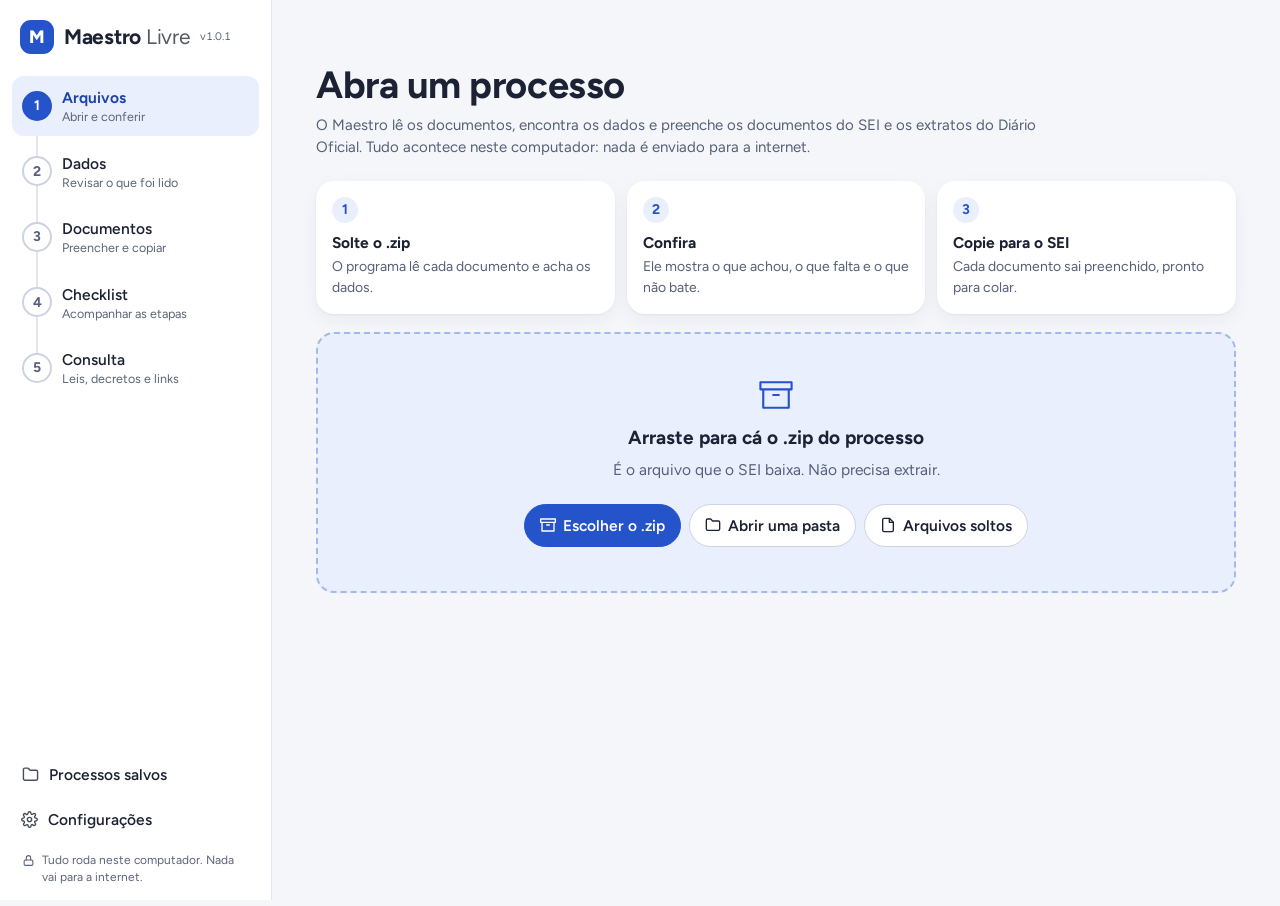
<file: Abrir Maestro Livre.html>
<!doctype html>
<html lang="pt-br">
<head>
<meta charset="utf-8">
<title>Abrir Maestro Livre</title>
<!-- Dois cliques neste arquivo abrem o Maestro no navegador (Windows, Linux ou Mac), sem instalar nada
     e sem internet. Ele só redireciona para app/index.html. -->
<meta http-equiv="refresh" content="0; url=app/index.html">
<style>body{font:16px system-ui,sans-serif;margin:40px;color:#1d2420;background:#f4f6f5}</style>
</head>
<body>
<p>Abrindo o Maestro Livre… Se não abrir sozinho, <a href="app/index.html">clique aqui</a>.</p>
<p><small>Use Chrome, Edge, Firefox ou Safari atualizados. Mantenha a pasta <code>app</code> ao lado deste arquivo.</small></p>
</body>
</html>
</file>
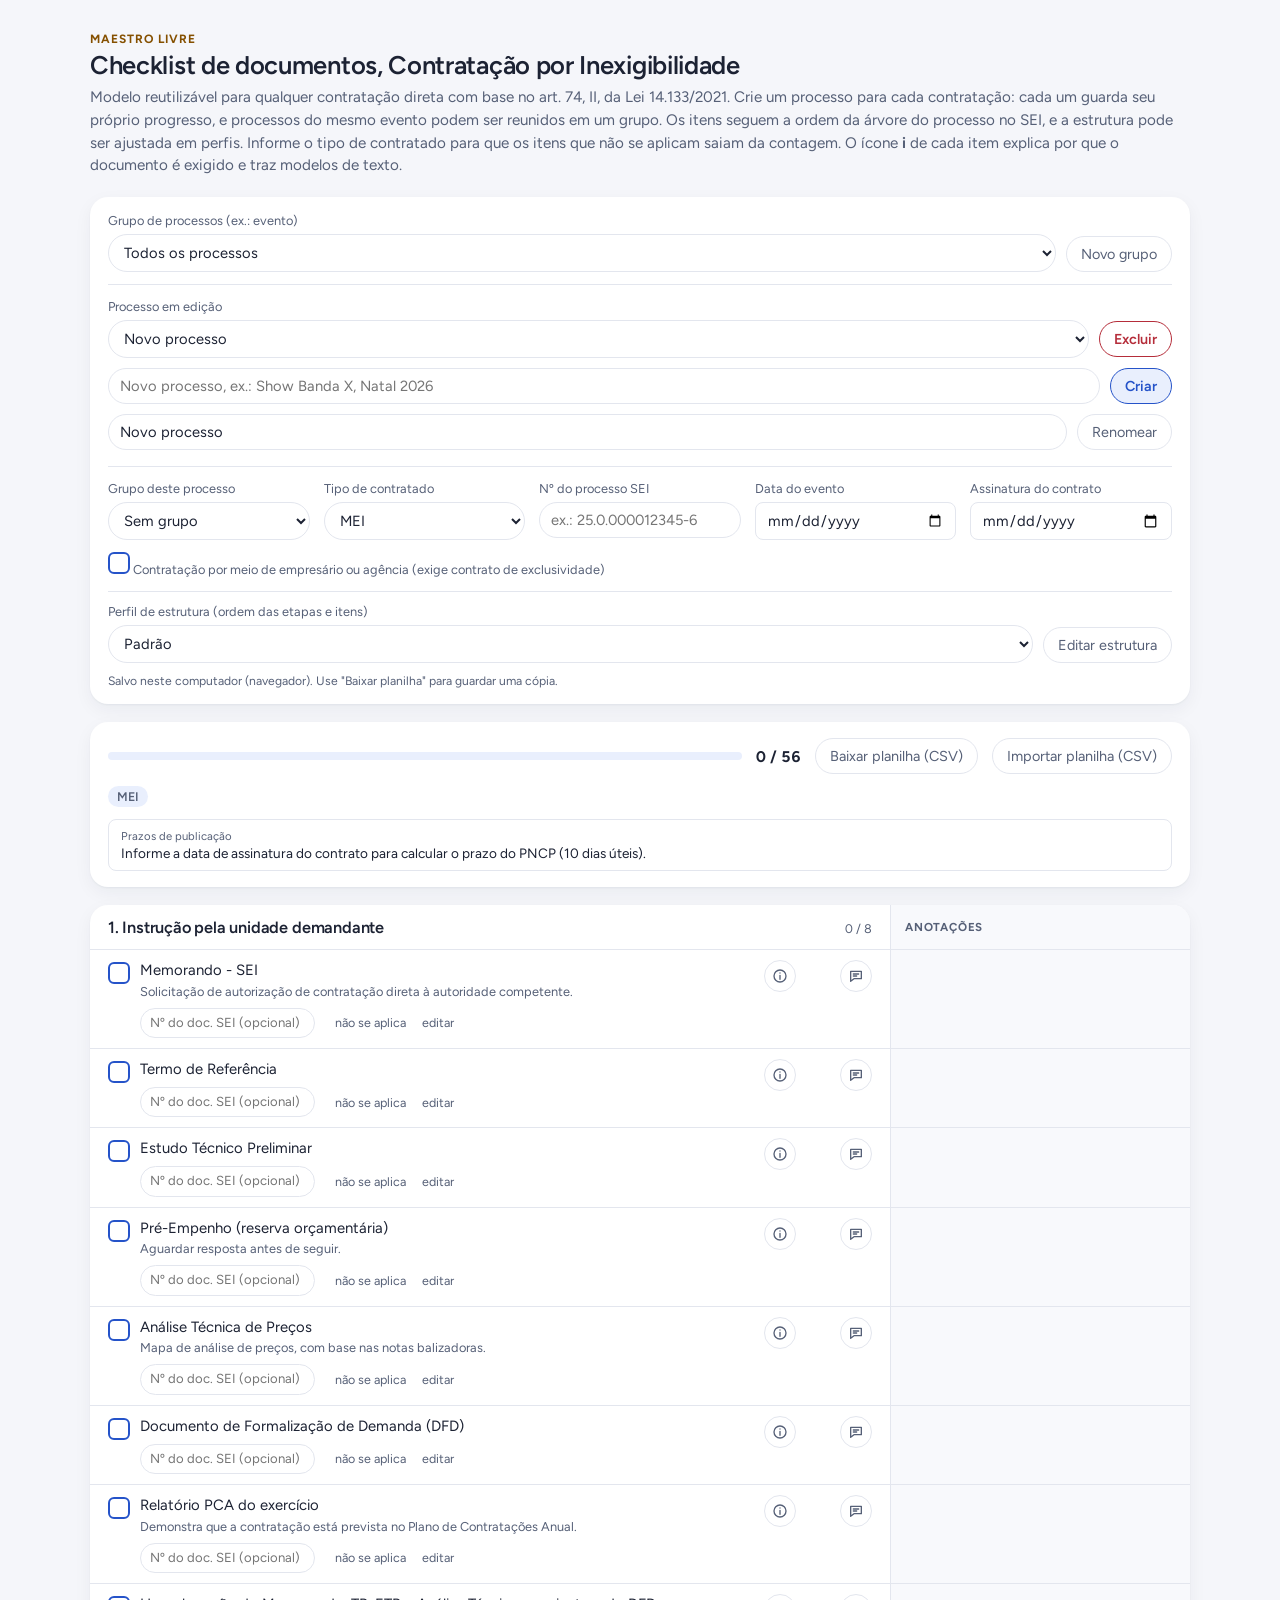
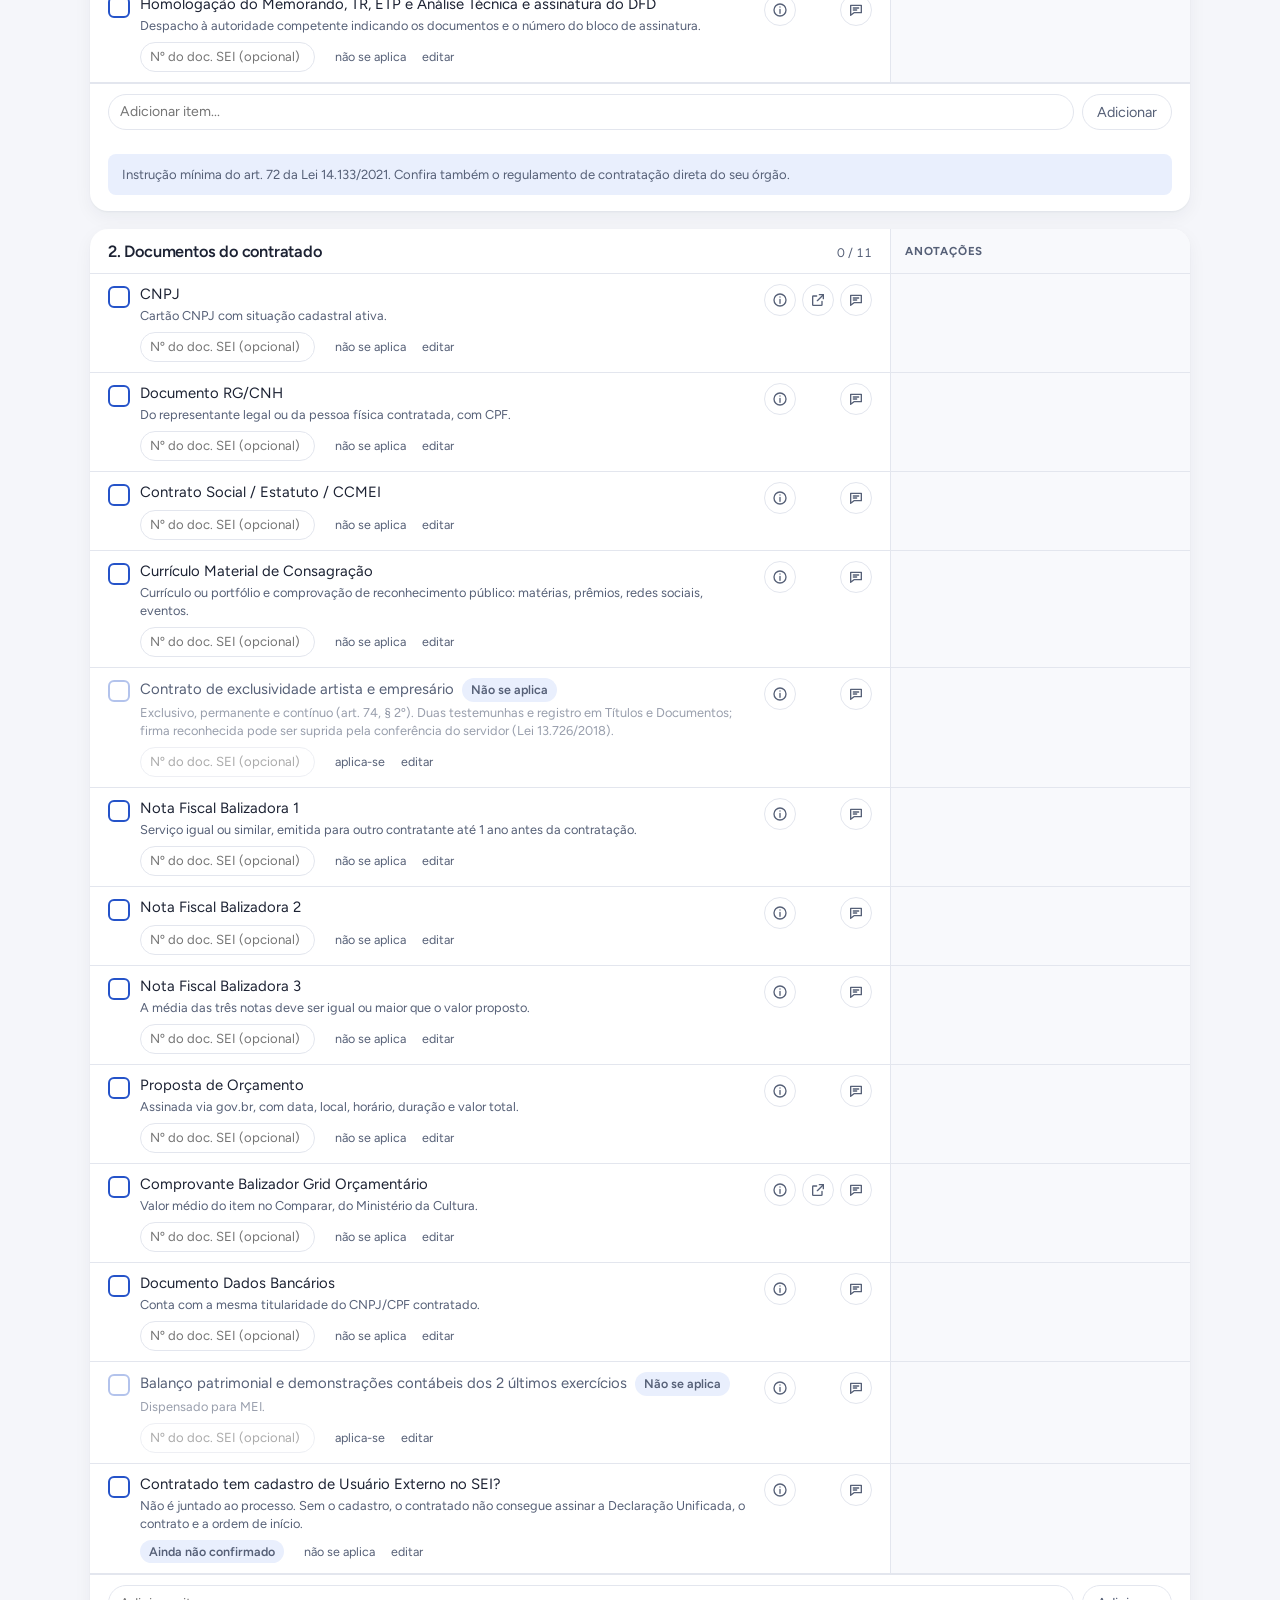
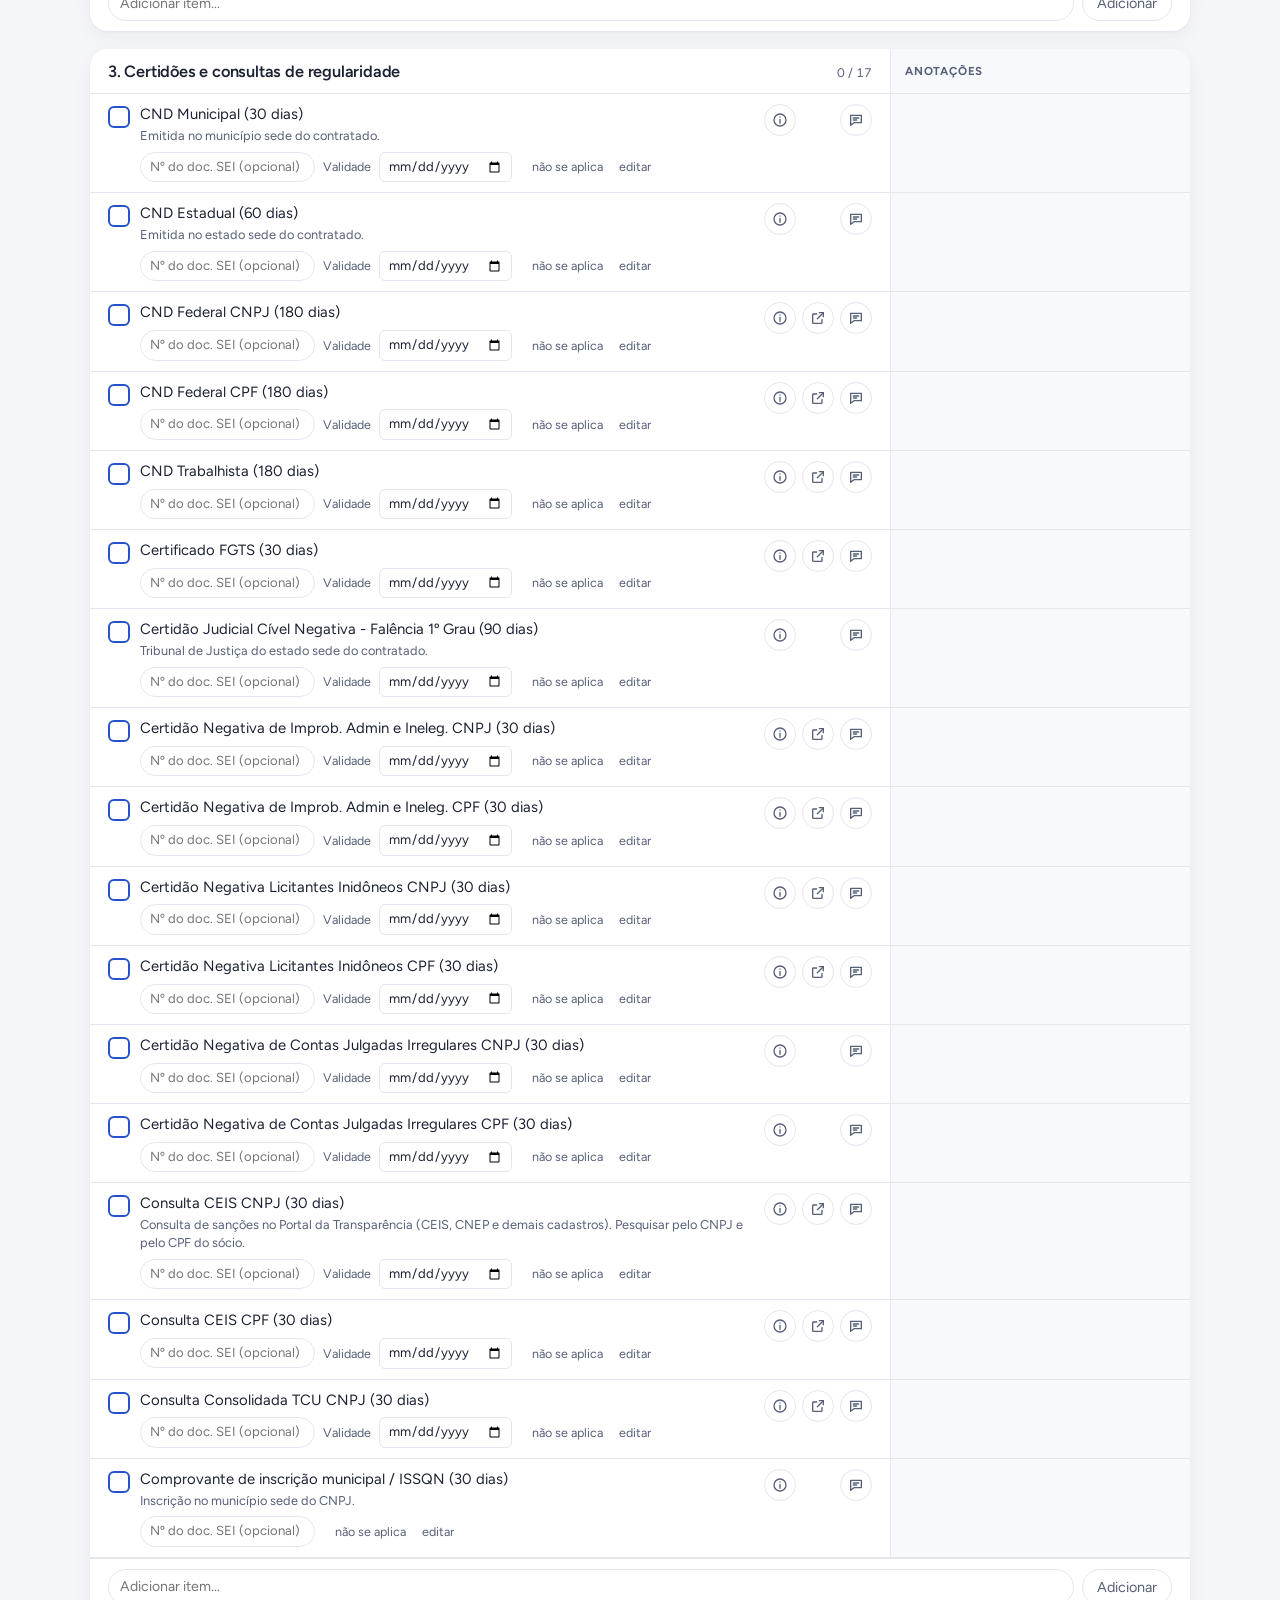
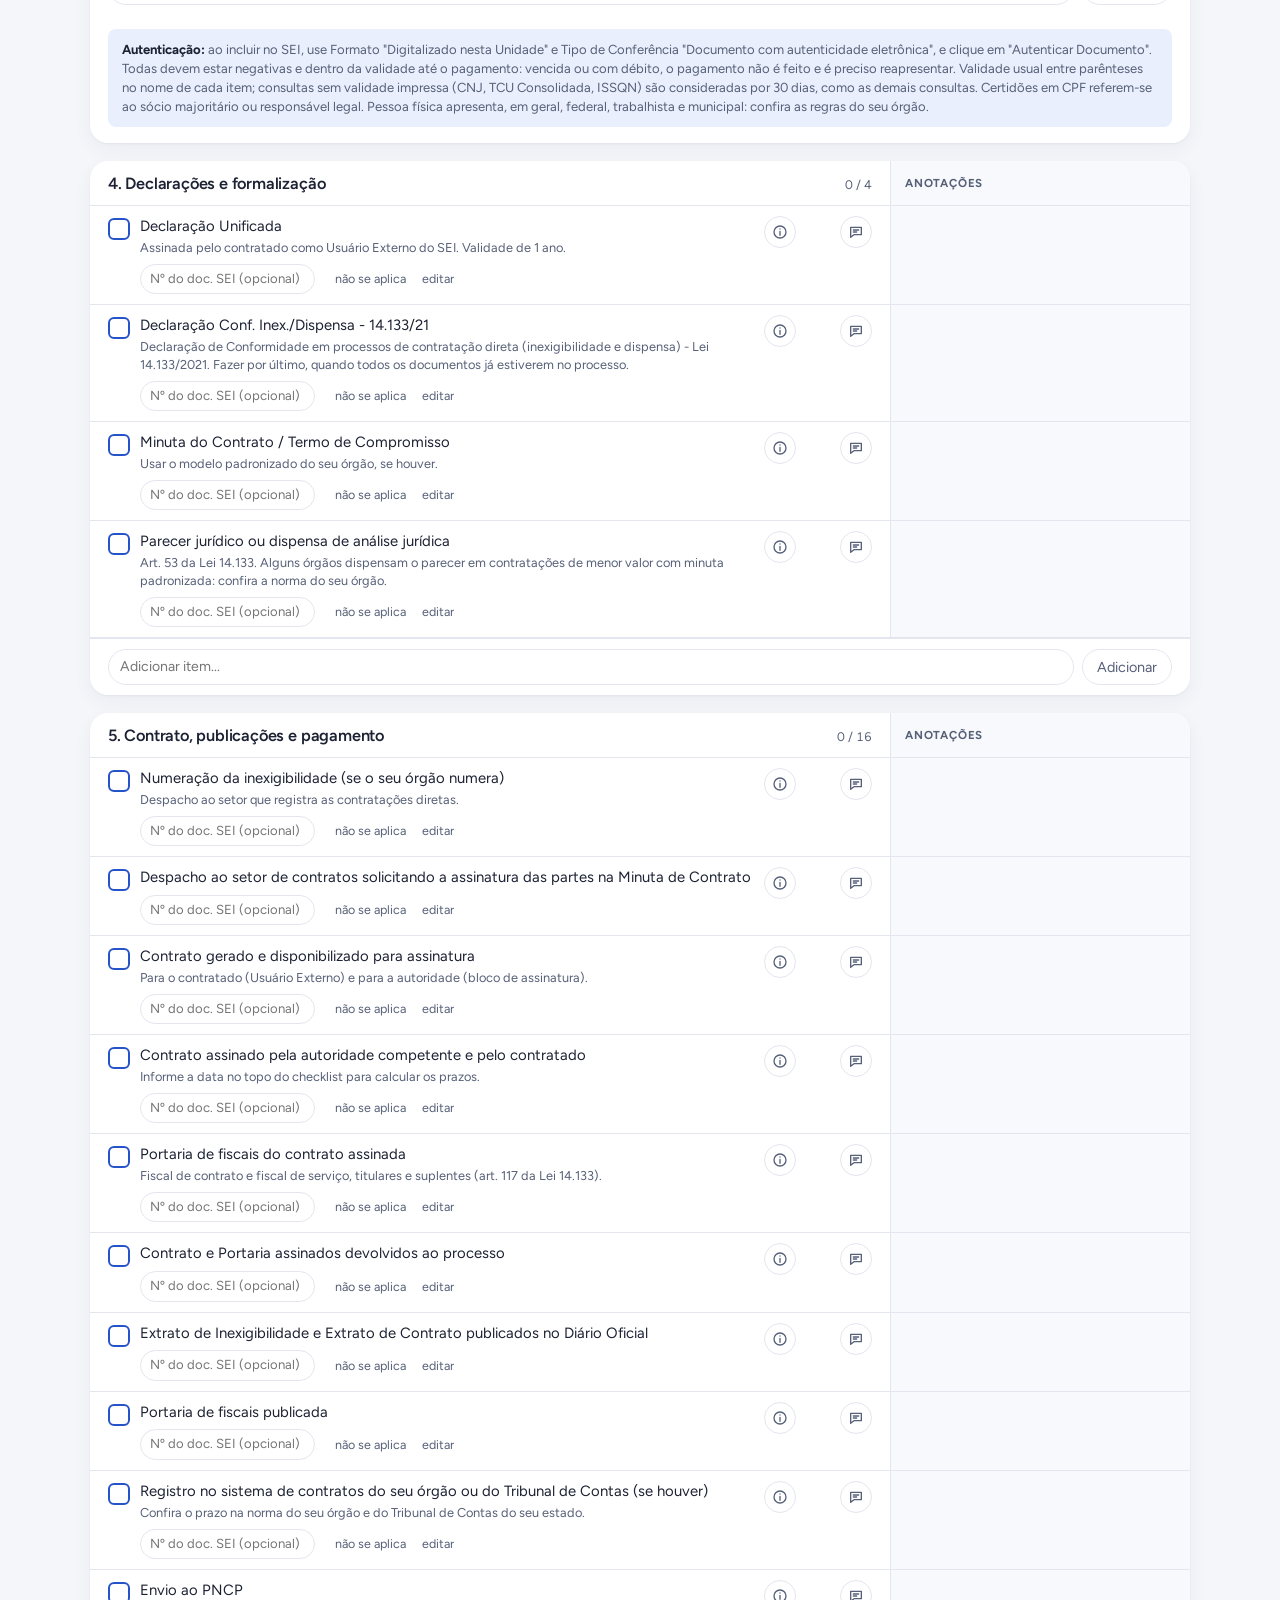
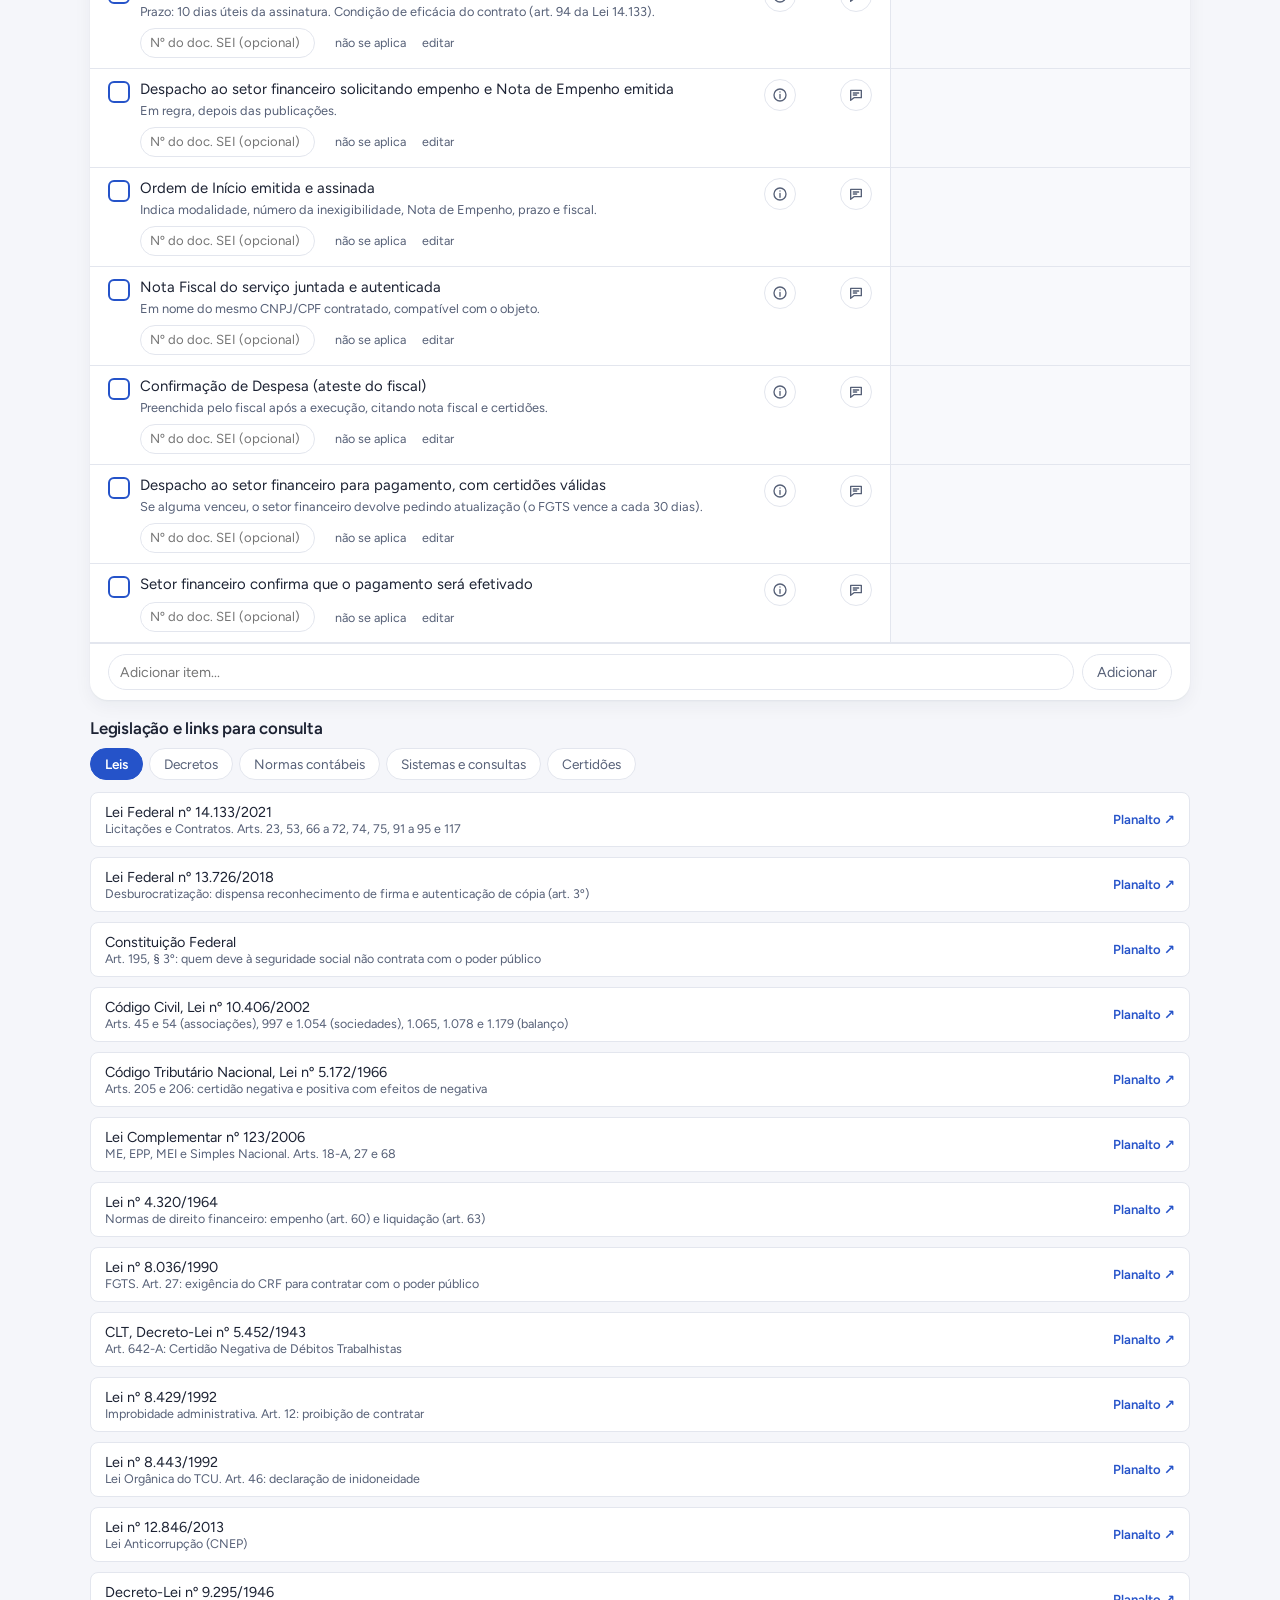
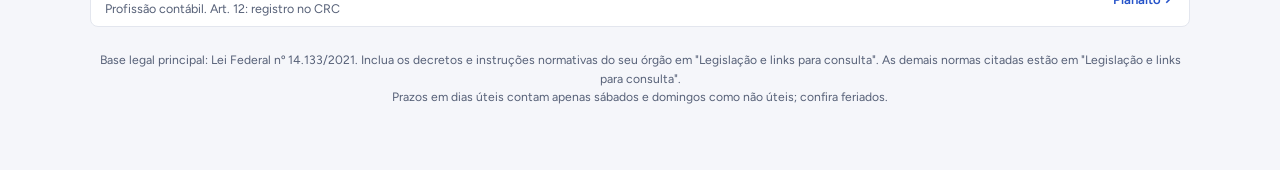
<file: app/checklist.html>
<!doctype html><html><head><meta charset=utf8><script src="tema.js"></script><script src="consulta.js"></script><link rel="stylesheet" href="fontes.css"><meta name=viewport content="width=device-width,initial-scale=1,viewport-fit=cover"><style>:root{color-scheme:light;box-sizing:border-box;padding-top:env(safe-area-inset-top,0px);padding-bottom:env(safe-area-inset-bottom,0px)}html{scroll-padding-top:env(safe-area-inset-top,0px)}body{margin:0;padding:0;font:14px -apple-system,BlinkMacSystemFont,sans-serif;background:#faf9f5;color:#141413}img{max-width:100%}[hidden]:not([hidden=until-found i]){display:none!important}</style></head><body>
<title>Checklist de Inexigibilidade</title>
<style>
  :root{
    --bg:#f3f1ec; --paper:#ffffff; --ink:#1f2a24; --ink-soft:#5b6660;
    --accent:#2f5d4f; --accent-soft:#e4ede8; --line:#dcd6ca;
    --gold:#a9752f; --gold-soft:#f6ecdc; --danger:#a13c3c; --danger-soft:#f6e3e3;
    --ok:#2f6d45; --ok-soft:#e1efe5; --margin:#f7f5f0;
    color-scheme: light;
  }
  @media (prefers-color-scheme: dark){
    :root:not([data-theme="light"]){
      --bg:#191c1a; --paper:#232722; --ink:#eae7dd; --ink-soft:#a7b0a8;
      --accent:#8fbfa8; --accent-soft:#2a352d; --line:#3a3f37;
      --gold:#d3a45c; --gold-soft:#3a3122; --danger:#e09494; --danger-soft:#3d2626;
      --ok:#8fcfa0; --ok-soft:#243429; --margin:#1e221f;
      color-scheme: dark;
    }
  }
  :root[data-theme="dark"]{
    --bg:#191c1a; --paper:#232722; --ink:#eae7dd; --ink-soft:#a7b0a8;
    --accent:#8fbfa8; --accent-soft:#2a352d; --line:#3a3f37;
    --gold:#d3a45c; --gold-soft:#3a3122; --danger:#e09494; --danger-soft:#3d2626;
    --ok:#8fcfa0; --ok-soft:#243429; --margin:#1e221f;
    color-scheme: dark;
  }
  /* Temas da v5 (tema.js põe data-tema e data-modo no <html>; o Clássico é o de cima). Mesmas cores do Maestro. */
  :root[data-tema="caderno"]{ --fonte:"Hanken Grotesk","Segoe UI",system-ui,sans-serif; --tit:var(--fonte);
    --bg:#fff; --paper:#fff; --ink:#1b1d1c; --ink-soft:#5d6460; --accent:#2f5d4f; --accent-soft:#e6efea; --line:#e8e8e4;
    --gold:#855600; --gold-soft:#fbf1d9; --danger:#a8322c; --danger-soft:#fbe9e7; --ok:#256a41; --ok-soft:#e4f1e8; --margin:#f7f7f5; color-scheme:light; }
  :root[data-tema="caderno"][data-modo="escuro"]{ --bg:#171918; --paper:#171918; --ink:#e8eae8; --ink-soft:#a0a8a3; --accent:#7fc0a6; --accent-soft:#1f2e28; --line:#2a2e2c;
    --gold:#e2b55e; --gold-soft:#322915; --danger:#f09a92; --danger-soft:#3a1f1d; --ok:#7fcf9b; --ok-soft:#1b2b21; --margin:#111312; color-scheme:dark; }
  :root[data-tema="partitura"]{ --fonte:"Instrument Sans","Segoe UI",system-ui,sans-serif; --tit:"Bricolage Grotesque","Segoe UI",system-ui,sans-serif;
    --bg:#f2f3f7; --paper:#fff; --ink:#161a2c; --ink-soft:#555b73; --accent:#1e2748; --accent-soft:#fff1d2; --line:#e2e5ee;
    --gold:#7f5000; --gold-soft:#ffefc9; --danger:#b0302e; --danger-soft:#fce8e6; --ok:#1f6b47; --ok-soft:#e0f2e8; --margin:#f7f8fb; color-scheme:light; }
  :root[data-tema="partitura"][data-modo="escuro"]{ --bg:#0f1220; --paper:#181c2e; --ink:#e8e9f1; --ink-soft:#a3a8c0; --accent:#ffc965; --accent-soft:#3a2f14; --line:#2a2f47;
    --gold:#f0c060; --gold-soft:#3a2e12; --danger:#f29b97; --danger-soft:#3d1f22; --ok:#7fd3a4; --ok-soft:#15302a; --margin:#141829; color-scheme:dark; }
  :root[data-tema="didatico"]{ --fonte:"Figtree","Segoe UI",system-ui,sans-serif; --tit:var(--fonte);
    --bg:#f5f6fa; --paper:#fff; --ink:#1c2233; --ink-soft:#566077; --accent:#2553c9; --accent-soft:#e9effd; --line:#e3e6ee;
    --gold:#855000; --gold-soft:#fff0cc; --danger:#b52d3a; --danger-soft:#ffe6e8; --ok:#166c47; --ok-soft:#dbf5e6; --margin:#f8f9fc; color-scheme:light; }
  :root[data-tema="didatico"][data-modo="escuro"]{ --bg:#12151f; --paper:#1b1f2c; --ink:#e9ebf3; --ink-soft:#a4abc0; --accent:#86a8ff; --accent-soft:#1f2c52; --line:#2b3042;
    --gold:#f0c060; --gold-soft:#3a2e12; --danger:#f59aa3; --danger-soft:#3f1f25; --ok:#7fd6a6; --ok-soft:#153026; --margin:#171a26; color-scheme:dark; }
  *{box-sizing:border-box;}
  /* Dentro do Maestro (interface 2): a aba já diz "Checklist", então o cabeçalho grande some e a página começa mais acima */
  .embutido body{padding-block:20px 48px;}
  .embutido .wrap > header{display:none;}
  /* Dentro do Maestro (v4.2.0) a lista de processos e os grupos são os do Maestro ("Processos salvos") */
  .embutido .card .params{border-top:0; margin-top:0; padding-top:0;}
  .embutido .grupo-bar, .embutido #grupoEdit, .embutido #procList, .embutido label[for="procSelect"],
  .embutido .row:has(#procSelect), .embutido .row:has(#procNovo), .embutido .row:has(#procNome), .embutido .param:has(#grupoProc){display:none !important;}
  .embutido .links-sec, .embutido .wrap > footer{display:none;}
  /* janela "Explicação do item" (v5.0.0) */
  #detDlg{border:1px solid var(--line); border-radius:14px; padding:0; width:min(760px, calc(100vw - 24px)); max-height:calc(100vh - 24px); background:var(--paper); color:var(--ink); box-shadow:0 24px 60px rgba(0,0,0,.3);}
  #detDlg::backdrop{background:rgba(15,20,17,.45);}
  #detDlg form{display:flex; flex-direction:column; max-height:calc(100vh - 26px);}
  #detDlg header{padding:16px 20px 10px; border-bottom:1px solid var(--line);}
  #detDlg header h2{font-size:1.15rem;}
  #detDlg header p{color:var(--ink-soft); font-size:.85rem; margin:4px 0 0;}
  #detDlg .dd-corpo{padding:12px 20px; overflow:auto; display:grid; gap:12px;}
  #detDlg label{display:grid; gap:4px; font-size:.8rem; color:var(--ink-soft);}
  #detDlg input, #detDlg textarea, #detDlg .rico{font:inherit; font-size:.9rem; color:var(--ink); background:var(--bg); border:1px solid var(--line); border-radius:8px; padding:8px 10px; width:100%;}
  #detDlg textarea{resize:vertical; min-height:64px;}
  #detDlg .rico{min-height:64px; max-height:260px; overflow:auto; line-height:1.5; cursor:text;}
  #detDlg .rico:focus, #detDlg input:focus, #detDlg textarea:focus{outline:2px solid var(--accent); outline-offset:1px;}
  #detDlg .rico ul, #detDlg .rico ol{padding-left:20px; margin:4px 0;}
  #detDlg .rico table{border-collapse:collapse; font-size:.82rem;} #detDlg .rico td, #detDlg .rico th{border:1px solid var(--line); padding:3px 6px;}
  #detDlg footer{display:flex; gap:8px; justify-content:flex-end; flex-wrap:wrap; padding:12px 20px 16px; border-top:1px solid var(--line);}
  #detDlg footer .esq{margin-right:auto;}
  .dr-editar{margin-top:22px;}
  [hidden]{display:none !important;}
  body{
    margin:0; background:var(--bg); color:var(--ink);
    font-family:'Source Sans 3', system-ui, -apple-system, 'Segoe UI', sans-serif; font-size:15px;
    padding-block:32px 64px; padding-inline:16px;
  }
  h1,h2{font-family:'Source Serif 4', Georgia, 'Times New Roman', serif; font-weight:600; margin:0;}
  .wrap{max-width:1100px; margin:0 auto;}
  header{margin-bottom:20px;}
  .eyebrow{color:var(--gold); text-transform:uppercase; letter-spacing:.08em; font-size:.75rem; font-weight:700;}
  h1{font-size:1.6rem; margin-top:4px; text-wrap:balance;}
  .sub{color:var(--ink-soft); margin:6px 0 0; font-size:.92rem; line-height:1.5;}
  header .sub{font-size:.95rem; max-width:none;}

  .card{background:var(--paper); border:1px solid var(--line); border-radius:10px; padding:16px 18px; margin-bottom:18px;}
  .card label, .field-label{font-size:.8rem; color:var(--ink-soft); display:block; margin-bottom:6px;}
  .row{display:flex; gap:10px; flex-wrap:wrap; align-items:center;}
  input[type=text], input[type=date], select{
    font:inherit; font-size:.92rem; padding:8px 11px; border-radius:8px; border:1px solid var(--line);
    background:var(--bg); color:var(--ink); min-width:0;
  }
  .row > select, .row > input[type=text]{flex:1 1 200px;}
  button{
    font:inherit; font-size:.9rem; padding:8px 14px; border-radius:8px; border:1px solid var(--accent);
    background:var(--accent-soft); color:var(--accent); cursor:pointer; font-weight:600;
  }
  button:hover{opacity:.85;}
  button.ghost{background:transparent; border-color:var(--line); color:var(--ink-soft); font-weight:400;}
  button.danger{border-color:var(--danger); color:var(--danger); background:transparent;}
  button.danger.armed{background:var(--danger); color:var(--paper);}
  :focus-visible{outline:2px solid var(--accent); outline-offset:2px;}

  .params{display:grid; grid-template-columns:repeat(auto-fit, minmax(170px, 1fr)); gap:14px; margin-top:16px; padding-top:14px; border-top:1px solid var(--line);}
  .params .param{display:flex; flex-direction:column;}
  .params select, .params input{width:100%;}
  .check-inline{display:flex; gap:8px; align-items:center; font-size:.9rem; margin-top:12px; cursor:pointer;}
  .check-inline input[type=checkbox]{margin:0;}
  .save-state{font-size:.76rem; color:var(--ink-soft); margin-top:10px;}

  .status{display:flex; flex-wrap:wrap; gap:14px; align-items:center;}
  .bar{flex:1 1 160px; height:8px; border-radius:99px; background:var(--accent-soft); overflow:hidden;}
  .bar-fill{height:100%; background:var(--accent); width:0%; transition:width .25s ease;}
  .progress-count{font-variant-numeric:tabular-nums; font-weight:700; white-space:nowrap;}
  .alerts{display:flex; flex-wrap:wrap; gap:8px; margin-top:12px;}
  .alerts:empty{display:none;}
  .chip{font-size:.78rem; font-weight:600; padding:3px 9px; border-radius:99px; white-space:nowrap; font-variant-numeric:tabular-nums;}
  .chip.ok{background:var(--ok-soft); color:var(--ok);}
  .chip.warn{background:var(--gold-soft); color:var(--gold);}
  .chip.bad{background:var(--danger-soft); color:var(--danger);}
  .chip.muted{background:var(--accent-soft); color:var(--ink-soft);}

  .prazos{display:grid; grid-template-columns:repeat(auto-fit, minmax(200px,1fr)); gap:10px; margin-top:12px;}
  .prazo{border:1px solid var(--line); border-radius:8px; padding:9px 12px; font-size:.85rem;}
  .prazo strong{display:block; font-size:1rem; font-variant-numeric:tabular-nums;}
  .prazo small{display:block; color:var(--ink-soft); margin-bottom:2px;}

  section.group{background:var(--paper); border:1px solid var(--line); border-radius:10px; margin-bottom:18px; overflow:hidden;}
  .group-head{border-bottom:1px solid var(--line); display:grid; grid-template-columns:minmax(0,1fr) var(--note-w);}
  .group-head .gh-main{padding:12px 18px; display:flex; justify-content:space-between; align-items:baseline; gap:12px;}
  .group-head .gh-note{padding:12px 14px; border-left:1px solid var(--line); background:var(--margin); font-size:.72rem; font-weight:700; letter-spacing:.07em; text-transform:uppercase; color:var(--ink-soft); display:flex; align-items:center;}
  .group-head h2{font-size:1.02rem; text-wrap:balance;}
  .group-head .count{font-size:.78rem; color:var(--ink-soft); white-space:nowrap; font-variant-numeric:tabular-nums;}

  ul.items{list-style:none; margin:0; padding:0;}
  section.group{--note-w:300px;}
  li{border-bottom:1px solid var(--line); display:grid; grid-template-columns:minmax(0,1fr) var(--note-w);}
  .cell-main{padding:10px 18px; min-width:0;}
  .cell-note{padding:10px 14px; border-left:1px solid var(--line); background:var(--margin); min-width:0;}
  .item-row{display:flex; gap:10px; align-items:flex-start;}
  .actions{display:flex; gap:6px; flex-shrink:0;}
  .icon-btn{
    width:32px; height:32px; padding:0; display:inline-flex; align-items:center; justify-content:center;
    border:1px solid var(--line); border-radius:7px; background:transparent; color:var(--ink-soft); cursor:pointer; text-decoration:none; font-weight:400;
  }
  .icon-btn:hover{color:var(--accent); border-color:var(--accent); opacity:1;}
  .icon-btn svg{width:16px; height:16px; stroke:currentColor; fill:none; stroke-width:2; stroke-linecap:round; stroke-linejoin:round;}
  .icon-btn.has-note{color:var(--accent); border-color:var(--accent); background:var(--accent-soft);}
  .icon-spacer{width:32px; height:32px;}
  .note{background:var(--paper); border:1px solid var(--line); border-radius:8px; padding:8px 10px; font-size:.86rem; line-height:1.4;}
  .note-meta{display:flex; justify-content:space-between; align-items:center; gap:6px; font-size:.72rem; color:var(--ink-soft);}
  .note-text{white-space:pre-wrap; overflow-wrap:anywhere; margin-top:3px; cursor:text;}
  .note-edit textarea{
    width:100%; font:inherit; font-size:.86rem; line-height:1.4; padding:8px 10px; border-radius:8px;
    border:1px solid var(--accent); background:var(--paper); color:var(--ink); resize:vertical; min-height:72px;
  }
  .note-edit .row{margin-top:6px; gap:6px;}
  .note-edit button{font-size:.8rem; padding:5px 11px;}
  @media (max-width:860px){
    section.group{--note-w:0px;}
    .group-head, li{grid-template-columns:1fr;}
    .group-head .gh-note{display:none;}
    .cell-note{border-left:none; border-top:1px dashed var(--line); padding:8px 14px 10px 48px;}
    .cell-note:empty{display:none;}
  }
  input[type=checkbox]{
    appearance:none; width:20px; height:20px; min-width:20px; margin:2px 0 0;
    border:2px solid var(--accent); border-radius:5px; background:transparent; cursor:pointer; position:relative;
  }
  input[type=checkbox]:checked{background:var(--accent);}
  input[type=checkbox]:checked::after{
    content:""; position:absolute; left:5px; top:1px; width:5px; height:10px;
    border:solid var(--paper); border-width:0 2px 2px 0; transform:rotate(45deg);
  }
  input[type=checkbox]:disabled{opacity:.35; cursor:default;}
  .txt{font-size:.93rem; line-height:1.4; flex:1; min-width:0;}
  .label-line{display:flex; flex-wrap:wrap; gap:4px 8px; align-items:baseline;}
  .hint{display:block; font-size:.8rem; color:var(--ink-soft); margin-top:2px;}
  .ext{color:var(--accent); font-size:.82rem; font-weight:600; text-decoration:none; white-space:nowrap;}
  .ext:hover{text-decoration:underline;}
  li.done .label-text{color:var(--ink-soft); text-decoration:line-through; text-decoration-color:var(--line);}
  li.na .label-text{color:var(--ink-soft);}
  li.na .hint, li.na .meta-row input{opacity:.6;}
  .meta-row{display:flex; gap:8px; align-items:center; margin-top:7px; flex-wrap:wrap;}
  .meta-row input[type=text]{font-size:.82rem; padding:5px 9px; border-radius:6px; width:175px;}
  .meta-row input[type=date]{font-size:.82rem; padding:4px 8px; border-radius:6px;}
  .meta-row .val-label{font-size:.78rem; color:var(--ink-soft);}
  .sei-note{font-size:.8rem; color:var(--accent); font-weight:600;}
  .mini{background:none; border:none; color:var(--ink-soft); cursor:pointer; font-size:.78rem; padding:2px 4px; font-weight:400;}
  .mini:hover{color:var(--ink); opacity:1;}

  .add-row{padding:10px 18px; display:flex; gap:8px; border-top:1px solid var(--line);}
  .add-row input{flex:1; font-size:.88rem;}
  .base{font-size:.82rem; line-height:1.45; color:var(--ink-soft); background:var(--accent-soft); border-radius:8px; padding:11px 14px; margin:14px 18px 16px;}
  .base b{color:var(--ink);}

  .tabs{display:flex; gap:6px; flex-wrap:wrap; margin:10px 0 12px;}
  .tab-btn{font-size:.85rem; padding:7px 14px; border-radius:99px; border:1px solid var(--line); background:var(--paper); color:var(--ink-soft); font-weight:400;}
  .tab-btn.active{background:var(--accent); border-color:var(--accent); color:var(--paper); font-weight:600;}
  .link-grid{display:grid; gap:10px;}
  .link-row{display:flex; justify-content:space-between; align-items:center; gap:12px; padding:10px 14px; background:var(--paper); border:1px solid var(--line); border-radius:8px;}
  .link-row .name{font-size:.9rem;}
  .link-row .name small{display:block; color:var(--ink-soft); font-size:.78rem;}
  .link-row .links{display:flex; gap:12px; flex-wrap:wrap; justify-content:flex-end;}

  footer{margin-top:24px; font-size:.76rem; color:var(--ink-soft); text-align:center; line-height:1.5;}
  @media (max-width:480px){
    .cell-main, .group-head .gh-main, .add-row{padding-inline:14px;}
    .meta-row input[type=text]{width:100%;}
  }
  /* grupos de processos */
  .grupo-bar{display:flex; flex-wrap:wrap; gap:10px; align-items:flex-end; padding-bottom:12px; border-bottom:1px solid var(--line);}
  .grupo-bar .param{display:flex; flex-direction:column; flex:1 1 240px;}
  .grupo-bar select{width:100%;}
  ul.proc-list{list-style:none; margin:10px 0 0; padding:0; display:grid; gap:6px;}
  ul.proc-list:empty{display:none;}
  ul.proc-list li{display:block; border:none; padding:0;}
  .proc-btn{width:100%; display:flex; justify-content:space-between; align-items:center; gap:12px; text-align:left; background:var(--bg); border:1px solid var(--line); color:var(--ink); font-weight:400; padding:8px 12px;}
  .proc-btn.atual{border-color:var(--accent); background:var(--accent-soft); font-weight:600;}
  .proc-btn .pc{font-size:.8rem; color:var(--ink-soft); font-variant-numeric:tabular-nums; white-space:nowrap;}
  .proc-empty{font-size:.84rem; color:var(--ink-soft);}
  /* edição da estrutura */
  .perfil-row{display:flex; flex-wrap:wrap; gap:10px; align-items:flex-end; margin-top:14px; padding-top:12px; border-top:1px solid var(--line);}
  .perfil-row .param{display:flex; flex-direction:column; flex:1 1 240px;}
  .perfil-row select{width:100%;}
  .danger-text{color:var(--danger);}
  .danger-text.armed{font-weight:700;}
  .mini:disabled{opacity:.35; cursor:default;}
  .card-msg{font-size:.82rem; color:var(--danger); margin-top:8px; min-height:1em;}
  .edit-bar{border-color:var(--accent); box-shadow:0 6px 18px rgba(0,0,0,.08);}
  .edit-group{border-style:dashed;}
  .edit-group.dragging, .eg-item.dragging{opacity:.4;}
  .eg-head{display:flex; align-items:center; gap:8px; padding:10px 14px; border-bottom:1px solid var(--line); flex-wrap:wrap; font-weight:600;}
  .eg-head input{flex:1 1 220px; font-family:'Source Serif 4', Georgia, serif; font-size:1rem; font-weight:600;}
  .eg-num{font-family:'Source Serif 4', Georgia, serif; font-weight:600;}
  ul.eg-items{list-style:none; margin:0; padding:4px 0; min-height:40px;}
  li.eg-item{display:flex; align-items:center; gap:8px; padding:6px 14px; border-bottom:1px solid var(--line); font-size:.9rem; background:var(--paper);}
  li.eg-empty{display:block; padding:12px 14px; font-size:.84rem; color:var(--ink-soft);}
  .eg-text{flex:1; min-width:0; display:flex; flex-wrap:wrap; gap:6px; align-items:center;}
  .grip{display:inline-flex; width:22px; height:22px; color:var(--ink-soft); cursor:grab; flex-shrink:0;}
  .grip svg{width:18px; height:18px; fill:currentColor;}
  .drop-line{height:3px; background:var(--accent); border-radius:2px; margin:2px 14px; list-style:none;}
  .new-group{width:100%; margin-bottom:18px; border-style:dashed;}
  .edit-group.removed{opacity:.85;}
  /* painel lateral de detalhes */
  .backdrop{position:fixed; inset:0; background:rgba(15,20,17,.38); z-index:20;}
  .drawer{
    position:fixed; top:0; right:0; bottom:0; z-index:21; width:min(640px, 48vw);
    background:var(--paper); border-left:1px solid var(--line); box-shadow:-12px 0 32px rgba(0,0,0,.18);
    display:flex; flex-direction:column; animation:slideIn .2s ease;
  }
  .drawer[hidden], .backdrop[hidden]{display:none;}
  @keyframes slideIn{from{transform:translateX(24px); opacity:.4;} to{transform:none; opacity:1;}}
  .dr-head{padding:calc(18px + env(safe-area-inset-top, 0px)) 22px 14px; border-bottom:1px solid var(--line); display:flex; gap:12px; align-items:flex-start;}
  .dr-head > div{flex:1; min-width:0;}
  .dr-head h2{font-size:1.25rem; margin-top:4px; text-wrap:balance;}
  .dr-head .chip{display:inline-block; margin-top:8px;}
  .dr-body{padding:6px 22px calc(28px + env(safe-area-inset-bottom, 0px)); overflow-y:auto; font-size:.93rem; line-height:1.55;}
  .dr-body h3{font-size:.72rem; font-weight:700; letter-spacing:.08em; text-transform:uppercase; color:var(--gold); margin:20px 0 6px;}
  .dr-body > div{max-width:68ch;}
  .dr-body > div a{color:var(--accent); text-decoration:underline; text-underline-offset:2px;}
  .dr-modelo{white-space:pre-wrap; overflow-wrap:anywhere; font-size:.84rem; line-height:1.5; background:var(--bg); border:1px dashed var(--line); border-radius:8px; padding:12px 14px; margin-top:8px; max-height:340px; overflow-y:auto;}
  .dr-table-wrap{overflow-x:auto; margin-bottom:8px;}
  .dr-table{width:100%; border-collapse:collapse; font-size:.82rem; line-height:1.4;}
  .dr-table th{background:var(--ink); color:var(--paper); text-align:left; padding:7px 9px; font-weight:600;}
  .dr-table td{border:1px solid var(--line); padding:6px 9px; vertical-align:top; display:table-cell;}
  .dr-table td:first-child{width:52%;}
  .dr-table tr.sep td{background:var(--ink); color:var(--paper); text-align:center;}
  .dr-table td.x{text-align:center; color:var(--ink-soft);}
  .dr-body ol.passos{margin:8px 0 10px; padding-left:20px;}
  .dr-body ol.passos li{padding:3px 0;}
  .dr-body ul{margin:0; padding-left:18px;}
  .dr-body li{display:list-item; border:none; padding:2px 0;}
  .dr-body .dr-box{background:var(--margin); border:1px solid var(--line); border-radius:8px; padding:10px 12px;}
  .dr-links{display:grid; gap:8px;}
  .dr-links a{display:flex; justify-content:space-between; align-items:center; gap:10px; padding:9px 12px; border:1px solid var(--line); border-radius:8px; color:var(--ink); text-decoration:none; font-size:.88rem;}
  .dr-links a:hover{border-color:var(--accent); color:var(--accent);}
  .dr-links svg{width:15px; height:15px; flex-shrink:0; stroke:currentColor; fill:none; stroke-width:2; stroke-linecap:round; stroke-linejoin:round;}
  @media (max-width:860px){ .drawer{width:100%; border-left:none;} }
  @media (prefers-reduced-motion: reduce){ .bar-fill{transition:none;} .drawer{animation:none;} }

  /* ── temas da v5: fontes e caráter (as cores vêm das variáveis acima) ── */
  :root:is([data-tema="caderno"],[data-tema="partitura"],[data-tema="didatico"]) body{font-family:var(--fonte); -webkit-font-smoothing:antialiased;}
  :root:is([data-tema="caderno"],[data-tema="partitura"],[data-tema="didatico"]) :is(h1,h2,.eg-head input,.eg-num){font-family:var(--tit); letter-spacing:-.012em;}
  :root:is([data-tema="caderno"],[data-tema="partitura"],[data-tema="didatico"]) input[type=text],
  :root:is([data-tema="caderno"],[data-tema="partitura"],[data-tema="didatico"]) input[type=date],
  :root:is([data-tema="caderno"],[data-tema="partitura"],[data-tema="didatico"]) select{background:var(--paper);}
  /* Caderno: fios, quase sem caixas */
  :root[data-tema="caderno"] :is(.card, section.group){border-radius:10px;}
  /* Partitura: cartões com sombra, títulos fortes */
  :root[data-tema="partitura"] :is(.card, section.group){border:0; border-radius:16px; box-shadow:0 1px 2px rgba(20,24,41,.06), 0 10px 28px rgba(20,24,41,.05);}
  :root[data-tema="partitura"][data-modo="escuro"] :is(.card, section.group){box-shadow:0 0 0 1px #262b42;}
  :root[data-tema="partitura"] :is(h1,h2){font-weight:700;}
  :root[data-tema="partitura"] .group-head .gh-note, :root[data-tema="partitura"] .cell-note{border-left-color:var(--line);}
  /* Didático: maior e arredondado */
  :root[data-tema="didatico"] body{font-size:15.5px;}
  :root[data-tema="didatico"] :is(.card, section.group){border:0; border-radius:18px; box-shadow:0 1px 2px rgba(28,34,51,.05), 0 6px 18px rgba(28,34,51,.05);}
  :root[data-tema="didatico"][data-modo="escuro"] :is(.card, section.group){box-shadow:0 0 0 1px #2b3042;}
  :root[data-tema="didatico"] button:not(.icon-btn), :root[data-tema="didatico"] input[type=text], :root[data-tema="didatico"] select{border-radius:999px;}
  :root[data-tema="didatico"] .icon-btn{border-radius:50%;}
  :root[data-tema="didatico"] input[type=checkbox]{border-radius:6px; width:22px; height:22px; min-width:22px;}
  :root[data-tema="didatico"] input[type=checkbox]:checked::after{left:6px; top:2px;}
</style>

<div class="wrap">
  <header>
    <div class="eyebrow">Maestro Livre</div>
    <h1>Checklist de documentos, Contratação por Inexigibilidade</h1>
    <p class="sub">Modelo reutilizável para qualquer contratação direta com base no art. 74, II, da Lei 14.133/2021. Crie um processo para cada contratação: cada um guarda seu próprio progresso, e processos do mesmo evento podem ser reunidos em um grupo. Os itens seguem a ordem da árvore do processo no SEI, e a estrutura pode ser ajustada em perfis. Informe o tipo de contratado para que os itens que não se aplicam saiam da contagem. O ícone <b>i</b> de cada item explica por que o documento é exigido e traz modelos de texto.</p>
  </header>

  <div class="card">
    <div class="grupo-bar">
      <div class="param">
        <label for="grupoFiltro">Grupo de processos (ex.: evento)</label>
        <select id="grupoFiltro"></select>
      </div>
      <button id="btnGrupoNovo" class="ghost" type="button">Novo grupo</button>
      <button id="btnGrupoRenomear" class="ghost" type="button" hidden>Renomear grupo</button>
      <button id="btnGrupoExcluir" class="mini danger-text" type="button" hidden>excluir grupo</button>
    </div>
    <div class="row" id="grupoEdit" hidden style="margin-top:8px;">
      <input type="text" id="grupoNome" placeholder="Nome do grupo, ex.: Festival de Natal 2026" aria-label="Nome do grupo">
      <button id="btnGrupoSalvar" type="button">Salvar grupo</button>
      <button id="btnGrupoCancelar" class="ghost" type="button">Cancelar</button>
    </div>
    <ul class="proc-list" id="procList"></ul>
    <label for="procSelect" style="margin-top:14px;">Processo em edição</label>
    <div class="row">
      <select id="procSelect"></select>
      <button id="btnExcluir" class="danger" type="button">Excluir</button>
    </div>
    <div class="row" style="margin-top:10px;">
      <input type="text" id="procNovo" placeholder="Novo processo, ex.: Show Banda X, Natal 2026">
      <button id="btnNovo" type="button">Criar</button>
    </div>
    <div class="row" style="margin-top:10px;">
      <input type="text" id="procNome" placeholder="Nome do processo">
      <button id="btnRenomear" class="ghost" type="button">Renomear</button>
    </div>

    <div class="params">
      <div class="param">
        <label for="grupoProc">Grupo deste processo</label>
        <select id="grupoProc"></select>
      </div>
      <div class="param">
        <label for="tipoSel">Tipo de contratado</label>
        <select id="tipoSel">
          <option value="mei">MEI</option>
          <option value="pj">Empresa ou associação (PJ)</option>
          <option value="pf">Pessoa física</option>
        </select>
      </div>
      <div class="param">
        <label for="seiProc">Nº do processo SEI</label>
        <input type="text" id="seiProc" placeholder="ex.: 25.0.000012345-6">
      </div>
      <div class="param">
        <label for="dataEvento">Data do evento</label>
        <input type="date" id="dataEvento">
      </div>
      <div class="param">
        <label for="dataAss">Assinatura do contrato</label>
        <input type="date" id="dataAss">
      </div>
    </div>
    <label class="check-inline" for="empresario"><input type="checkbox" id="empresario"> Contratação por meio de empresário ou agência (exige contrato de exclusividade)</label>
    <div class="perfil-row">
      <div class="param">
        <label for="perfilSel">Perfil de estrutura (ordem das etapas e itens)</label>
        <select id="perfilSel"></select>
      </div>
      <button id="btnEditarEstrutura" class="ghost" type="button">Editar estrutura</button>
      <button id="btnExcluirPerfil" class="mini danger-text" type="button" hidden>excluir perfil</button>
    </div>
    <div class="save-state" id="saveState">Salvo neste computador (navegador). Use "Baixar planilha" para guardar uma cópia.</div>
  </div>

  <div class="card">
    <div class="status">
      <div class="bar"><div class="bar-fill" id="barFill"></div></div>
      <div class="progress-count" id="progressCount">0 / 0</div>
      <button id="btnExportar" class="ghost" type="button">Baixar planilha (CSV)</button>
      <button id="btnImportarCsv" class="ghost" type="button" title="Planilha baixada no Checklist antigo: traz as marcações, nº SEI, validades e anotações">Importar planilha (CSV)</button><input type="file" id="inImportarCsv" accept=".csv,text/csv" hidden>
    </div>
    <div class="alerts" id="alerts"></div>
    <div class="prazos" id="prazos"></div>
  </div>

  <div class="card edit-bar" id="editBar" hidden>
    <div class="eyebrow">Editando estrutura</div>
    <p class="sub" style="margin-top:4px;">Arraste pelo ícone de pontinhos para reordenar itens e etapas, ou use os botões subir e descer. Renomeie, crie ou exclua etapas. As marcações dos processos não se perdem: elas ficam ligadas a cada item, não à posição.</p>
    <div class="row" style="margin-top:12px;">
      <input type="text" id="perfilNome" placeholder="Nome do perfil, ex.: Ordem da minha unidade">
      <button id="btnSalvarPerfil" type="button">Salvar como perfil</button>
      <button id="btnSalvarComoNovo" class="ghost" type="button" hidden>Salvar como novo perfil</button>
    </div>
    <div class="row" style="margin-top:8px;">
      <button id="btnRestaurarPadrao" class="ghost" type="button">Voltar à ordem padrão</button>
      <button id="btnCancelarEdicao" class="ghost" type="button">Cancelar</button>
    </div>
    <div class="card-msg" id="editMsg" role="status"></div>
  </div>

  <div id="groups"></div>

  <section class="links-sec">
    <h2 style="font-size:1.05rem;">Legislação e links para consulta</h2>
    <div class="tabs" id="linkTabs"></div>
    <div class="link-grid" id="linkGrid"></div>
  </section>

  <footer>Base legal principal: Lei Federal nº 14.133/2021. Inclua os decretos e instruções normativas do seu órgão em "Legislação e links para consulta". As demais normas citadas estão em "Legislação e links para consulta".<br>Prazos em dias úteis contam apenas sábados e domingos como não úteis; confira feriados.</footer>
</div>

<dialog id="detDlg" aria-labelledby="ddTitulo"><form method="dialog">
  <header><h2 id="ddTitulo">Explicação do item</h2><p id="ddItem"></p></header>
  <div class="dd-corpo" id="ddCorpo"></div>
  <footer><button type="button" class="ghost esq" id="ddOriginal">Voltar à explicação original</button>
    <button type="button" class="ghost" id="ddCancelar">Cancelar</button><button type="submit" id="ddSalvar">Salvar</button></footer>
</form></dialog>
<div class="backdrop" id="drBackdrop" hidden></div>
<aside class="drawer" id="drawer" hidden role="dialog" aria-modal="true" aria-labelledby="drTitle">
  <div class="dr-head">
    <div>
      <div class="eyebrow" id="drGroup"></div>
      <h2 id="drTitle"></h2>
      <span class="chip" id="drStatus"></span>
    </div>
    <button class="icon-btn" id="drClose" type="button" aria-label="Fechar detalhes" title="Fechar (Esc)"><svg viewBox="0 0 24 24" aria-hidden="true"><path d="M6 6l12 12M18 6L6 18"/></svg></button>
  </div>
  <div class="dr-body" id="drBody"></div>
</aside>

<script>
(function(){
  var LS_KEY = "mlivre-checklist-v1";
  var TIPO_LABEL = {mei:"MEI", pj:"PJ", pf:"Pessoa física"};

  // t: tipos a que o item se aplica (padrão: todos). exc: só quando há empresário. cert: certidão com validade.
  var GROUPS = [
    { id:"instrucao", title:"1. Instrução pela unidade demandante", items:[
      {id:"memorando", text:"Memorando - SEI", hint:"Solicitação de autorização de contratação direta à autoridade competente."},
      {id:"tr", text:"Termo de Referência"},
      {id:"etp", text:"Estudo Técnico Preliminar"},
      {id:"preempenho", text:"Pré-Empenho (reserva orçamentária)", hint:"Aguardar resposta antes de seguir."},
      {id:"atp", text:"Análise Técnica de Preços", hint:"Mapa de análise de preços, com base nas notas balizadoras."},
      {id:"dfd", text:"Documento de Formalização de Demanda (DFD)"},
      {id:"pca", text:"Relatório PCA do exercício", hint:"Demonstra que a contratação está prevista no Plano de Contratações Anual."},
      {id:"homolog", text:"Homologação do Memorando, TR, ETP e Análise Técnica e assinatura do DFD", hint:"Despacho à autoridade competente indicando os documentos e o número do bloco de assinatura."}
    ], base:"Instrução mínima do art. 72 da Lei 14.133/2021. Confira também o regulamento de contratação direta do seu órgão."},

    { id:"habilitacao", title:"2. Documentos do contratado", items:[
      {id:"cnpj", text:"CNPJ", hint:"Cartão CNPJ com situação cadastral ativa.", t:["mei","pj"], link:"https://solucoes.receita.fazenda.gov.br/Servicos/cnpjreva/"},
      {id:"rg", text:"Documento RG/CNH", hint:"Do representante legal ou da pessoa física contratada, com CPF."},
      {id:"contrato_social", text:"Contrato Social / Estatuto / CCMEI", t:["mei","pj"]},
      {id:"curriculo", text:"Currículo Material de Consagração", hint:"Currículo ou portfólio e comprovação de reconhecimento público: matérias, prêmios, redes sociais, eventos."},
      {id:"exclusividade", text:"Contrato de exclusividade artista e empresário", hint:"Exclusivo, permanente e contínuo (art. 74, § 2º). Duas testemunhas e registro em Títulos e Documentos; firma reconhecida pode ser suprida pela conferência do servidor (Lei 13.726/2018).", exc:true},
      {id:"nf1", text:"Nota Fiscal Balizadora 1", hint:"Serviço igual ou similar, emitida para outro contratante até 1 ano antes da contratação."},
      {id:"nf2", text:"Nota Fiscal Balizadora 2"},
      {id:"nf3", text:"Nota Fiscal Balizadora 3", hint:"A média das três notas deve ser igual ou maior que o valor proposto."},
      {id:"proposta", text:"Proposta de Orçamento", hint:"Assinada via gov.br, com data, local, horário, duração e valor total."},
      {id:"grid", text:"Comprovante Balizador Grid Orçamentário", hint:"Valor médio do item no Comparar, do Ministério da Cultura.", link:"https://aplicacoes.cultura.gov.br/comparar/grid_ItemOrcamentario_PorProduto_ValorMedio/grid_ItemOrcamentario_PorProduto_ValorMedio.php"},
      {id:"banco", text:"Documento Dados Bancários", hint:"Conta com a mesma titularidade do CNPJ/CPF contratado."},
      {id:"balanco", text:"Balanço patrimonial e demonstrações contábeis dos 2 últimos exercícios", hint:"Dispensado para MEI.", t:["pj"]},
      {id:"sei_ext", noSei:true, text:"Contratado tem cadastro de Usuário Externo no SEI?", hint:"Não é juntado ao processo. Sem o cadastro, o contratado não consegue assinar a Declaração Unificada, o contrato e a ordem de início."}
    ]},

    { id:"certidoes", title:"3. Certidões e consultas de regularidade", items:[
      {id:"cnd_mun", cert:true, text:"CND Municipal (30 dias)", hint:"Emitida no município sede do contratado."},
      {id:"cnd_est", cert:true, text:"CND Estadual (60 dias)", t:["mei","pj"], hint:"Emitida no estado sede do contratado."},
      {id:"cnd_fed_cnpj", cert:true, text:"CND Federal CNPJ (180 dias)", t:["mei","pj"], link:"https://servicos.receitafederal.gov.br/servico/certidoes/#/home"},
      {id:"cnd_fed_cpf", cert:true, text:"CND Federal CPF (180 dias)", link:"https://servicos.receitafederal.gov.br/servico/certidoes/#/home"},
      {id:"cndt", cert:true, text:"CND Trabalhista (180 dias)", link:"https://cndt-certidao.tst.jus.br/inicio.faces"},
      {id:"fgts", cert:true, text:"Certificado FGTS (30 dias)", t:["mei","pj"], link:"https://consulta-crf.caixa.gov.br/"},
      {id:"falencia", cert:true, text:"Certidão Judicial Cível Negativa - Falência 1º Grau (90 dias)", t:["mei","pj"], hint:"Tribunal de Justiça do estado sede do contratado."},
      {id:"improb_cnpj", cert:true, text:"Certidão Negativa de Improb. Admin e Ineleg. CNPJ (30 dias)", t:["mei","pj"], link:"https://www.cnj.jus.br/improbidade_adm/consultar_requerido.php"},
      {id:"improb_cpf", cert:true, text:"Certidão Negativa de Improb. Admin e Ineleg. CPF (30 dias)", t:["mei","pj"], link:"https://www.cnj.jus.br/improbidade_adm/consultar_requerido.php"},
      {id:"inid_cnpj", cert:true, text:"Certidão Negativa Licitantes Inidôneos CNPJ (30 dias)", t:["mei","pj"], link:"https://certidoes.apps.tcu.gov.br/emitir-certidao-inidoneos"},
      {id:"inid_cpf", cert:true, text:"Certidão Negativa Licitantes Inidôneos CPF (30 dias)", t:["mei","pj"], link:"https://certidoes.apps.tcu.gov.br/emitir-certidao-inidoneos"},
      {id:"contas_cnpj", cert:true, text:"Certidão Negativa de Contas Julgadas Irregulares CNPJ (30 dias)", t:["mei","pj"]},
      {id:"contas_cpf", cert:true, text:"Certidão Negativa de Contas Julgadas Irregulares CPF (30 dias)", t:["mei","pj"]},
      {id:"ceis_cnpj", cert:true, text:"Consulta CEIS CNPJ (30 dias)", hint:"Consulta de sanções no Portal da Transparência (CEIS, CNEP e demais cadastros). Pesquisar pelo CNPJ e pelo CPF do sócio.", t:["mei","pj"], link:"https://portaldatransparencia.gov.br/sancoes/consulta?paginacaoSimples=true&tamanhoPagina=&offset=&direcaoOrdenacao=asc&colunasSelecionadas=linkDetalhamento%2Ccadastro%2CcpfCnpj%2CnomeSancionado%2CufSancionado%2Corgao%2CcategoriaSancao%2CdataPublicacao%2CvalorMulta%2Cquantidade&ordenarPor=nomeSancionado&direcao=asc"},
      {id:"ceis_cpf", cert:true, text:"Consulta CEIS CPF (30 dias)", t:["mei","pj"], link:"https://portaldatransparencia.gov.br/sancoes/consulta?paginacaoSimples=true&tamanhoPagina=&offset=&direcaoOrdenacao=asc&colunasSelecionadas=linkDetalhamento%2Ccadastro%2CcpfCnpj%2CnomeSancionado%2CufSancionado%2Corgao%2CcategoriaSancao%2CdataPublicacao%2CvalorMulta%2Cquantidade&ordenarPor=nomeSancionado&direcao=asc"},
      {id:"tcu_consolidada", cert:true, text:"Consulta Consolidada TCU CNPJ (30 dias)", t:["mei","pj"], link:"https://certidoes-apf.apps.tcu.gov.br/"},
      {id:"issqn", text:"Comprovante de inscrição municipal / ISSQN (30 dias)", hint:"Inscrição no município sede do CNPJ.", t:["mei","pj"]}
    ], base:"<b>Autenticação:</b> ao incluir no SEI, use Formato \"Digitalizado nesta Unidade\" e Tipo de Conferência \"Documento com autenticidade eletrônica\", e clique em \"Autenticar Documento\". Todas devem estar negativas e dentro da validade até o pagamento: vencida ou com débito, o pagamento não é feito e é preciso reapresentar. Validade usual entre parênteses no nome de cada item; consultas sem validade impressa (CNJ, TCU Consolidada, ISSQN) são consideradas por 30 dias, como as demais consultas. Certidões em CPF referem-se ao sócio majoritário ou responsável legal. Pessoa física apresenta, em geral, federal, trabalhista e municipal: confira as regras do seu órgão."},

    { id:"declaracoes", title:"4. Declarações e formalização", items:[
      {id:"unificada", text:"Declaração Unificada", hint:"Assinada pelo contratado como Usuário Externo do SEI. Validade de 1 ano."},
      {id:"conformidade", text:"Declaração Conf. Inex./Dispensa - 14.133/21", hint:"Declaração de Conformidade em processos de contratação direta (inexigibilidade e dispensa) - Lei 14.133/2021. Fazer por último, quando todos os documentos já estiverem no processo."},
      {id:"minuta", text:"Minuta do Contrato / Termo de Compromisso", hint:"Usar o modelo padronizado do seu órgão, se houver."},
      {id:"in004", text:"Parecer jurídico ou dispensa de análise jurídica", hint:"Art. 53 da Lei 14.133. Alguns órgãos dispensam o parecer em contratações de menor valor com minuta padronizada: confira a norma do seu órgão."}
    ]},

    { id:"tramite", title:"5. Contrato, publicações e pagamento", items:[
      {id:"d_dlc", text:"Numeração da inexigibilidade (se o seu órgão numera)", hint:"Despacho ao setor que registra as contratações diretas."},
      {id:"d_secon", text:"Despacho ao setor de contratos solicitando a assinatura das partes na Minuta de Contrato"},
      {id:"registrado", text:"Contrato gerado e disponibilizado para assinatura", hint:"Para o contratado (Usuário Externo) e para a autoridade (bloco de assinatura)."},
      {id:"assinado", text:"Contrato assinado pela autoridade competente e pelo contratado", hint:"Informe a data no topo do checklist para calcular os prazos."},
      {id:"portaria", text:"Portaria de fiscais do contrato assinada", hint:"Fiscal de contrato e fiscal de serviço, titulares e suplentes (art. 117 da Lei 14.133)."},
      {id:"d_assinado", text:"Contrato e Portaria assinados devolvidos ao processo"},
      {id:"dopa", text:"Extrato de Inexigibilidade e Extrato de Contrato publicados no Diário Oficial"},
      {id:"dopa_portaria", text:"Portaria de fiscais publicada"},
      {id:"siscon", text:"Registro no sistema de contratos do seu órgão ou do Tribunal de Contas (se houver)", hint:"Confira o prazo na norma do seu órgão e do Tribunal de Contas do seu estado."},
      {id:"pncp", text:"Envio ao PNCP", hint:"Prazo: 10 dias úteis da assinatura. Condição de eficácia do contrato (art. 94 da Lei 14.133)."},
      {id:"empenho", text:"Despacho ao setor financeiro solicitando empenho e Nota de Empenho emitida", hint:"Em regra, depois das publicações."},
      {id:"ordem_inicio", text:"Ordem de Início emitida e assinada", hint:"Indica modalidade, número da inexigibilidade, Nota de Empenho, prazo e fiscal."},
      {id:"nf_servico", text:"Nota Fiscal do serviço juntada e autenticada", hint:"Em nome do mesmo CNPJ/CPF contratado, compatível com o objeto."},
      {id:"confirmacao", text:"Confirmação de Despesa (ateste do fiscal)", hint:"Preenchida pelo fiscal após a execução, citando nota fiscal e certidões."},
      {id:"d_pagamento", text:"Despacho ao setor financeiro para pagamento, com certidões válidas", hint:"Se alguma venceu, o setor financeiro devolve pedindo atualização (o FGTS vence a cada 30 dias)."},
      {id:"pago", text:"Setor financeiro confirma que o pagamento será efetivado"}
    ]}
  ];

  // Legislação e links: vêm de consulta.js (comum ao Maestro), já com as mudanças do usuário

  // ---------- detalhes de cada item (painel lateral) ----------
  var U = {
    lei: ["Lei nº 14.133/2021, texto compilado", "https://www.planalto.gov.br/ccivil_03/_ato2019-2022/2021/lei/l14133.htm"],
    cc: ["Código Civil, Lei nº 10.406/2002", "https://www.planalto.gov.br/ccivil_03/leis/2002/l10406compilada.htm"],
    lc123: ["Lei Complementar nº 123/2006 (ME, EPP e Simples Nacional)", "https://www.planalto.gov.br/ccivil_03/leis/lcp/lcp123.htm"],
    nbc: ["NBC TG 1002, Contabilidade para Microentidades (CFC)", "https://www1.cfc.org.br/sisweb/SRE/docs/NBCTG1002.pdf"],
    dl9295: ["Decreto-Lei nº 9.295/1946 (profissão contábil)", "https://www.planalto.gov.br/ccivil_03/decreto-lei/del9295.htm"],
    l4320: ["Lei nº 4.320/1964 (normas de direito financeiro)", "https://www.planalto.gov.br/ccivil_03/leis/l4320.htm"]
  };
  var CERT_ATENCAO = "Incluir no SEI como \"Digitalizado nesta Unidade\", Tipo de Conferência \"Documento com autenticidade eletrônica\", e clicar em \"Autenticar Documento\". <b>Precisa estar negativa e dentro da validade até o pagamento:</b> certidão vencida ou com débito impede o pagamento, e o setor financeiro devolve o processo pedindo a atualização. Conferir as validades antes de enviar para empenho e para pagamento.";

  var DET = {
    memorando: {
      pq: "Formaliza o pedido à autoridade competente para autorizar a contratação direta. A autorização da autoridade competente é peça obrigatória de toda contratação direta (Lei 14.133, art. 72, VIII).",
      quando: "Sempre. É o documento que abre o processo.",
      atencao: "Descrever objeto, contratado, data, local, valor e o fundamento (art. 74, II). Os dados devem bater com o Termo de Referência e a proposta.",
      base: ["Lei 14.133/2021, art. 72, VIII"],
      links: [U.lei]
    },
    tr: {
      pq: "Define o que será contratado e como: objeto, condições de execução, obrigações das partes, forma de pagamento e justificativa da escolha do artista.",
      quando: "Sempre (Lei 14.133, art. 72, I).",
      atencao: "Deve conter a razão da escolha do contratado e a demonstração da consagração do artista (art. 72, VI, e art. 74, II).",
      base: ["Lei 14.133/2021, arts. 6º, XXIII, e 72, I e VI"],
      links: [U.lei]
    },
    etp: {
      pq: "Demonstra a necessidade da contratação e a melhor solução para atendê-la, antes de definir o objeto no Termo de Referência.",
      quando: "Recomendado em toda inexigibilidade.",
      nao: "A Lei pede o ETP \"se for o caso\" (art. 72, I). Confira no regulamento do seu órgão as hipóteses em que pode ser dispensado.",
      base: ["Lei 14.133/2021, arts. 18, § 1º, e 72, I"],
      links: [U.lei]
    },
    preempenho: {
      pq: "Comprova que há orçamento para pagar a despesa. A compatibilidade com os recursos orçamentários é exigência da contratação direta.",
      quando: "Sempre. Aguardar o retorno antes de seguir com o processo.",
            base: ["Lei 14.133/2021, art. 72, IV"],
      links: [U.lei]
    },
    atp: {
      pq: "É a justificativa de preço: mostra que o valor proposto é compatível com o que o artista cobra de outros contratantes.",
      quando: "Sempre. Na inexigibilidade, o preço costuma ser comprovado pelas notas fiscais do próprio contratado emitidas para outros contratantes no último ano (art. 23, § 4º).",
      atencao: "A média das notas balizadoras deve ser igual ou maior que o valor proposto. Notas de serviços de outra natureza (oficina, palestra) não servem para justificar um show.",
      base: ["Lei 14.133/2021, arts. 23, § 4º, e 72, II e VII"],
      links: [U.lei]
    },
    dfd: {
      pq: "Registra a demanda da área: o que se precisa, por quê e para quando. É o ponto de partida formal da fase preparatória.",
      quando: "Sempre. Deve ser assinado pelo Ordenador de Despesa ou pelo titular do órgão.",
      base: ["Lei 14.133/2021, art. 72, I"],
      links: []
    },
    pca: {
      pq: "Mostra que a contratação está prevista no Plano de Contratações Anual do exercício.",
      quando: "Sempre.",
      como: "Junte o relatório do Plano de Contratações Anual em que a demanda aparece, gerado no sistema que o seu órgão usa para o PCA.",
      atencao: "Se a contratação não estiver prevista no PCA, buscar orientação no seu órgão sobre como proceder antes de seguir.",
      base: ["Lei 14.133/2021, art. 12, VII"],
      links: [U.lei]
    },
    homolog: {
      pq: "É a autorização formal da autoridade competente para a contratação direta: ela homologa Memorando, Termo de Referência, Estudo Técnico Preliminar e Análise Técnica de Preços e assina o DFD, e responde com despacho de homologação.",
      quando: "Sempre, depois de juntados Memorando, TR, Análise Técnica de Preços e DFD.",
      extras: [["O que é o bloco de assinatura", "É a função do SEI usada quando um documento precisa ser assinado por usuários de outras unidades, diferentes da unidade que o elaborou. Um mesmo bloco pode reunir vários documentos, de um ou de vários processos da unidade, e pode ser disponibilizado para mais de uma unidade ao mesmo tempo.<br>Aqui, ele serve para que a autoridade competente homologue os documentos e assine o DFD sem que o processo precise sair da unidade. Informar o número do bloco no despacho. <a href='https://www.youtube.com/watch?v=lTQZtulcf9g' target='_blank' rel='noopener'>Ver tutorial em vídeo</a>."]],
      base: ["Lei 14.133/2021, art. 72, VIII"],
      links: [["Tutorial: SEI Como Fazer, Bloco de Assinatura (YouTube)", "https://www.youtube.com/watch?v=lTQZtulcf9g"], U.lei]
    },

    cnpj: {
      pq: "Comprova a inscrição da empresa no CNPJ, requisito de habilitação fiscal.",
      quando: "Sempre que o contratado for pessoa jurídica (inclusive MEI).",
      nao: "Pessoa física: substituído pela inscrição no CPF.",
      atencao: "Situação cadastral deve estar ATIVA e a atividade (CNAE) compatível com o objeto. O mesmo CNPJ deve aparecer em todos os documentos, na proposta, nos dados bancários e na nota fiscal.",
      base: ["Lei 14.133/2021, art. 68, I"],
      links: [["Consulta CNPJ, Receita Federal", "https://solucoes.receita.fazenda.gov.br/Servicos/cnpjreva/"]]
    },
    rg: {
      pq: "Identifica quem assina pelo contratado. Para pessoa jurídica, é o representante legal indicado no contrato social, estatuto ou CCMEI.",
      quando: "Sempre.",
      atencao: "Conferir se o nome bate com o representante que consta no ato constitutivo e se o CPF é o mesmo usado nas certidões em CPF.",
      base: ["Lei 14.133/2021, art. 66 (habilitação jurídica)"],
      links: [U.lei]
    },
    contrato_social: {
      pq: "É a habilitação jurídica: comprova que a pessoa jurídica existe legalmente, qual é a sua atividade e quem pode representá-la e assinar por ela. O documento muda conforme o tipo de pessoa jurídica.",
      quando: "Sempre que o contratado for pessoa jurídica. Qual documento pedir: <b>empresa</b> (LTDA, sociedade limitada unipessoal e demais sociedades), Contrato Social; <b>associação ou outra entidade sem fins lucrativos</b>, Estatuto Social com a ata da diretoria atual; <b>MEI</b>, CCMEI.",
      nao: "Pessoa física.",
      extras: [
        ["Contrato Social", "É o ato de constituição das sociedades. Nele estão os sócios, o capital, o objeto social (as atividades da empresa), a sede e quem administra a sociedade. É registrado na Junta Comercial (sociedade empresária) ou no Cartório de Registro Civil de Pessoas Jurídicas (sociedade simples).<br><b>Quando pedir:</b> sempre que o contratado for empresa e não for MEI.<br><b>O que conferir:</b> pedir a última alteração contratual consolidada, ou o contrato original com todas as alterações; verificar se o objeto social é compatível com o serviço contratado e se quem assina a proposta e o contrato é o sócio-administrador indicado no documento."],
        ["Estatuto Social", "É o ato de constituição das associações e fundações (pessoas jurídicas sem fins lucrativos, como as OSCs). Define a finalidade da entidade, seus órgãos (assembleia, diretoria), a forma de eleição e quem a representa. É registrado no Cartório de Registro Civil de Pessoas Jurídicas.<br><b>Quando pedir:</b> sempre que o contratado for associação ou outra entidade sem fins lucrativos. É o mesmo documento pedido às OSCs nas emendas impositivas.<br><b>O que conferir:</b> o estatuto não informa quem é o presidente atual, por isso deve vir acompanhado da <b>ata de eleição e posse da diretoria vigente</b>, com mandato em dia. Verificar também se a finalidade da entidade é compatível com o objeto contratado."],
        ["CCMEI", "Certificado da Condição de Microempreendedor Individual. Para o MEI, ele substitui o contrato social: é o comprovante de registro e traz nome, CNPJ, atividades e endereço.<br><b>Quando pedir:</b> sempre que o contratado for MEI.<br><b>Como consultar:</b> no <a href='https://mei.receita.economia.gov.br/certificado/consulta' target='_blank' rel='noopener'>Portal do Empreendedor, Consulta CCMEI</a>, com login gov.br."]
      ],
      base: ["Lei 14.133/2021, art. 66", "Código Civil, arts. 45 e 54 (associações) e 997 e 1.054 (sociedades)", "LC 123/2006, art. 18-A (MEI)"],
      links: [["Consulta CCMEI (login gov.br)", "https://mei.receita.economia.gov.br/certificado/consulta"], U.lei, U.cc, U.lc123]
    },
    curriculo: {
      pq: "É o que sustenta a própria inexigibilidade: a Lei só permite contratar o artista diretamente se ele for consagrado pela crítica especializada ou pela opinião pública.",
      quando: "Sempre, nas contratações pelo art. 74, II.",
      atencao: "Juntar provas concretas: matérias de imprensa, prêmios, festivais, alcance em redes sociais, discografia. A Declaração de Conformidade pede \"diligências\" que demonstrem a consagração, então vale registrar no processo o que foi verificado.",
      base: ["Lei 14.133/2021, art. 74, II"],
      links: [U.lei]
    },
    exclusividade: {
      pq: "Quando o artista é contratado por meio de empresário ou produtora, a Lei exige que a representação seja exclusiva, permanente e contínua. Sem isso, não há inexigibilidade.",
      quando: "Só quando a contratação for feita via empresário, agência ou produtora que não seja do próprio artista.",
      nao: "Contratação direta com o artista ou com a empresa do próprio artista. Também não vale carta de exclusividade restrita a um evento ou local (art. 74, § 2º).",
      extras: [
        ["O que conferir no contrato", "<ul><li>cláusula expressa de <b>exclusividade</b> de representação do artista, no País ou em um estado;</li><li>prazo determinado com renovação automática, ou prazo indeterminado, mostrando que o vínculo é <b>permanente e contínuo</b>;</li><li>assinatura de todos os integrantes que detêm a marca ou o nome artístico;</li><li><b>data anterior</b> à negociação do evento, para afastar exclusividade criada só para aquela contratação.</li></ul>Modelo comum: contrato de agenciamento com cláusula de exclusividade, duas testemunhas e registro no Registro de Títulos e Documentos. O registro dá data certa e publicidade ao contrato perante terceiros, o que ajuda a comprovar que a exclusividade não foi feita só para o evento."],
        ["Reconhecimento de firma e a Lei 13.726/2018", "A Lei 13.726/2018 dispensa os órgãos públicos de exigir <b>reconhecimento de firma</b> e <b>autenticação de cópia</b> na relação com o cidadão (art. 3º, I e II). No lugar disso, o próprio servidor confere a assinatura comparando-a com a do documento de identidade do signatário, ou vendo-o assinar, e registra a autenticidade no documento.<br>Na prática: a falta de firma reconhecida, sozinha, não deveria ser motivo para recusar o contrato de exclusividade. O servidor pode conferir as assinaturas com os documentos de identidade dos signatários, e também é válida a assinatura eletrônica pelo gov.br.<br>O que a lei <b>não</b> dispensa é a exclusividade em si: o documento continua precisando comprovar vínculo exclusivo, permanente e contínuo. A Lei também proíbe exigir prova de fato já comprovado por outro documento válido (art. 3º, § 1º).<br>Como a aplicação dessa lei a contratos entre particulares apresentados por empresas não é pacífica, em caso de dúvida consultar o órgão jurídico."]
      ],
      atencao: "A Lei não fixa prazo mínimo de vínculo entre artista e empresário. Valores como \"6 meses\" ou \"2 anos\" circulam na rotina, mas sem fonte normativa localizada; na dúvida, consultar o órgão jurídico.",
      base: ["Lei 14.133/2021, art. 74, II e § 2º", "Lei 13.726/2018, art. 3º, I, II e § 1º"],
      links: [U.lei, ["Lei nº 13.726/2018 (desburocratização)", "https://www.planalto.gov.br/ccivil_03/_ato2015-2018/2018/lei/l13726.htm"]]
    },
    nf1: {
      pq: "Servem de base para a justificativa de preço: provam quanto o artista cobrou de outros contratantes por serviço igual ou parecido.",
      quando: "Sempre. Em regra, três notas.",
      atencao: "<b>As notas precisam ser de serviço da mesma natureza do que será executado</b>: show justifica show; nota de oficina, palestra ou direção artística não serve para justificar uma apresentação musical.<br><b>A média dos valores das notas deve ser igual ou maior que o valor proposto.</b><br>Além disso, devem ter sido emitidas pelo mesmo CNPJ/CPF contratado, para outros contratantes, no período de até 1 ano antes da contratação.",
      nao: "Se não houver notas suficientes, a Lei admite \"outro meio idôneo\" de comprovar o preço (art. 23, § 4º). Justificar no processo.",
      base: ["Lei 14.133/2021, art. 23, § 4º"],
      links: [U.lei]
    },
    proposta: {
      pq: "Fixa o valor e as condições oferecidas pelo contratado. É a base do contrato e da análise de preço.",
      quando: "Sempre.",
      atencao: "Assinada digitalmente (gov.br) pelo representante. Deve trazer data, local, horário, duração, valor total e o que está incluído (cachê, transporte, hospedagem) e o que fica a cargo do contratante (som, luz, ECAD).",
      base: ["Lei 14.133/2021, art. 72, II e VII"],
      links: [U.lei]
    },
    grid: {
      pq: "É uma referência de preço externa, que complementa as notas fiscais balizadoras na Análise Técnica de Preços. Mostra que o valor proposto está compatível com o praticado no mercado cultural, e não só com o que o próprio artista costuma cobrar.",
      quando: "Sempre, junto com as notas balizadoras.",
      como: "<b>Opção mais usada:</b> o <a href='https://aplicacoes.cultura.gov.br/comparar/grid_ItemOrcamentario_PorProduto_ValorMedio/grid_ItemOrcamentario_PorProduto_ValorMedio.php' target='_blank' rel='noopener'>Comparar, do Ministério da Cultura</a>, consulta de item orçamentário por produto, com valor médio. Ele mostra o valor médio de itens de orçamento (cachê, por exemplo) em projetos culturais. Salvar a consulta em PDF e juntar ao processo.<br><b>Outras opções, se precisar:</b> a <a href='https://www.gov.br/compras/pt-br/sistemas/conheca-o-compras/pesquisa-de-precos/pesquisa-de-precos/' target='_blank' rel='noopener'>Pesquisa de Preços do Compras.gov.br</a>, com preços de contratações públicas; e o <a href='http://versalic.cultura.gov.br/#/projetos?sort=PRONAC:asc&limit=12&offset=0' target='_blank' rel='noopener'>VERSALIC</a>, com os projetos da Lei de Incentivo à Cultura e seus orçamentos.",
      base: ["Lei 14.133/2021, art. 23"],
      links: [
        ["Comparar (MinC): item orçamentário por produto, valor médio", "https://aplicacoes.cultura.gov.br/comparar/grid_ItemOrcamentario_PorProduto_ValorMedio/grid_ItemOrcamentario_PorProduto_ValorMedio.php"],
        ["Pesquisa de Preços, Portal de Compras do Governo Federal", "https://www.gov.br/compras/pt-br/sistemas/conheca-o-compras/pesquisa-de-precos/pesquisa-de-precos/"],
        ["VERSALIC, projetos das Leis de Incentivo à Cultura", "http://versalic.cultura.gov.br/#/projetos?sort=PRONAC:asc&limit=12&offset=0"]
      ]
    },
    banco: {
      pq: "Indica para onde será feito o pagamento.",
      quando: "Sempre.",
      atencao: "A conta deve ter a mesma titularidade do CNPJ ou CPF contratado. Conta de sócio, de produtor ou de terceiro não é aceita.",
      base: ["Prática de liquidação e pagamento da despesa (Lei 4.320/1964, arts. 63 e 64)"],
      links: [U.l4320]
    },
    balanco: {
      pq: "Faz parte da <b>qualificação econômico-financeira</b>, que mostra se o contratado tem condições de cumprir o contrato. A contratação direta também exige a comprovação dos requisitos de habilitação (art. 72, V). Em geral se exige balanço patrimonial, DRE e demais demonstrações contábeis dos 2 últimos exercícios, <b>acompanhados de declaração de contador</b> atestando os índices econômicos (art. 69, § 1º). Confira a norma do seu órgão.",
      quando: "Pessoa jurídica que não seja MEI: sociedade limitada (LTDA), sociedade limitada unipessoal, ME, EPP e demais empresas. São os dois últimos exercícios sociais encerrados.<br>O Código Civil obriga a sociedade a levantar o balanço todo ano (art. 1.179) e, na LTDA, ao término de cada exercício (art. 1.065).<br>Associações também mantêm escrituração contábil por normas próprias; na dúvida, exigir da mesma forma.",
      nao: "<b>MEI:</b> dispensado. O Código Civil dispensa o pequeno empresário (art. 1.179, § 2º), que a LC 123/2006 define como o empresário individual com receita bruta anual de até R$ 81.000,00 (art. 68).<br><b>Pessoa física:</b> não se aplica.<br><b>Empresa com menos de 2 anos:</b> exige-se só o último exercício (Lei 14.133, art. 69, § 6º). Se a empresa ainda não encerrou nenhum exercício, a prática usual é aceitar o balanço de abertura; confirmar com o setor financeiro.<br><b>Contratação de valor baixo:</b> a Lei permite dispensar a documentação de habilitação, total ou parcialmente, em contratações abaixo de 1/4 do limite de dispensa para compras em geral (art. 70, III). Em 2026 o limite é R$ 65.492,11 (Decreto 12.807/2025), então 1/4 corresponde a <b>R$ 16.373,03</b>. A dispensa precisa ser justificada no processo: confirmar com o setor financeiro ou a Controladoria antes de usar essa saída.",
      atencao: "<b>Não são motivos para dispensar:</b> ser optante do Simples Nacional (é regime tributário; a LC 123, art. 27, só faculta contabilidade simplificada, e mesmo a NBC TG 1002, item 3.6, exige balanço, DRE e demonstração de lucros ou prejuízos acumulados); ser prestadora de serviços; dispensas de obrigações acessórias na Receita Federal.<br><b>Não substituem o balanço:</b> PGDAS-D, declaração de ISSQN, declaração da empresa dizendo que \"não possui balanço\".<br><b>O que conferir:</b> assinatura do sócio-administrador e de contador com CRC ativo e número do registro (DL 9.295/1946, art. 12); declaração do contador sobre os índices (art. 69, § 1º); calendário: na LTDA as contas são aprovadas até 4 meses após o fim do exercício (CC, art. 1.078, I), então o balanço do ano anterior já deve existir a partir de 30 de abril.",
      base: ["Lei 14.133/2021, arts. 69, I, § 1º e § 6º, 70, III, e 72, V", "Código Civil, arts. 1.065, 1.078, I, e 1.179, § 2º", "LC 123/2006, arts. 27 e 68", "NBC TG 1002 (CFC), item 3.6", "Decreto-Lei 9.295/1946, art. 12", "Decreto 12.807/2025 (valores de 2026)"],
      links: [U.lei, U.cc, U.lc123, U.nbc, U.dl9295]
    },
    sei_ext: {
      pq: "Sem cadastro de Usuário Externo no SEI, o contratado não consegue assinar eletronicamente a Declaração Unificada, o contrato e a ordem de início.",
      quando: "Sempre. Não é juntado ao processo, basta confirmar que está feito e liberado. Pedir com antecedência: a liberação depende da validação pelo órgão.",
      como: "Cada órgão tem a sua página de Cadastro de Usuário Externo do SEI. Em geral, o contratado:<ol class='passos'><li>acessa a página de cadastro do SEI do órgão contratante e preenche os dados, com um e-mail que use com frequência;</li><li>baixa e preenche o <b>Termo de Concordância e de Veracidade</b>;</li><li><b>valida o cadastro</b> do jeito que o órgão pede (por e-mail, Correios ou presencialmente). Sem isso, o cadastro fica pendente e não permite assinar;</li><li>aguarda o e-mail de confirmação e, depois, entra pelo Acesso Externo do SEI.</li></ol>Inclua em \"Legislação e links para consulta\" os endereços do SEI do seu órgão.",
      extras: [
        ["Modelo de mensagem para o contratado", "Texto pronto para enviar por e-mail ou WhatsApp. Antes de enviar, troque o que está entre colchetes.", "Assunto: Cadastro no SEI para assinatura do contrato\n\nOlá, [nome].\n\nPara darmos andamento à sua contratação, você precisa ter cadastro de Usuário Externo no SEI (Sistema Eletrônico de Informações) do [nome do órgão]. É por ele que você vai assinar a Declaração Unificada, o contrato e a ordem de início.\n\nSe você ainda não tem cadastro, siga os passos:\n\n1. Acesse a página de cadastro: [link do cadastro de Usuário Externo]\n2. Preencha seus dados. Use um e-mail que você acessa com frequência, pois é por ele que chegam os avisos de documentos para assinar.\n3. Baixe e preencha o Termo de Concordância e de Veracidade.\n4. Valide o cadastro: [como o órgão pede a validação]. ATENÇÃO: sem esta etapa o cadastro fica pendente e não é possível assinar nada.\n5. Aguarde o e-mail de confirmação de que o cadastro foi liberado.\n\nDepois de liberado, o acesso ao sistema é por aqui: [link do Acesso Externo]\n\nSe você já tem cadastro liberado, basta nos confirmar qual e-mail está cadastrado.\n\nDúvidas: [nome da unidade], [telefone] / [e-mail].\n\nAtenciosamente,\n[Nome]\n[Nome da unidade]"]
      ],
      base: [],
      links: []
    },

    cnd_mun: {
      pq: "Comprova que o contratado não tem débitos com o município onde está sediado (tributos municipais e dívida ativa). A Lei exige regularidade com as Fazendas municipal, estadual e federal para contratar com o poder público: quem deve ao poder público não pode receber dele por um contrato sem antes regularizar a situação.",
      quando: "Pessoa jurídica: certidão do município sede. Pessoa física: certidão do município de domicílio, conforme a regra do seu órgão.",
      extras: [
        ["O que costuma gerar pendência", "<ul><li>ISSQN declarado e não pago, ou declaração mensal de ISSQN não entregue;</li><li>IPTU atrasado de imóvel em nome da empresa ou do CPF;</li><li>taxas municipais em atraso, como as de licença ou fiscalização de funcionamento;</li><li>parcelamento com parcela vencida;</li><li>multas municipais inscritas em dívida ativa.</li></ul>Basta um único boleto esquecido para a certidão sair positiva."],
        ["Se vier positiva", "O contratado precisa pagar ou parcelar o débito junto ao município e emitir nova certidão. Débito parcelado e em dia gera certidão <b>positiva com efeitos de negativa</b>, que é aceita (CTN, art. 206)."]
      ],
      atencao: CERT_ATENCAO + " Emitir no site do município sede do contratado. A validade vem impressa na certidão.",
      base: ["Lei 14.133/2021, art. 68, III", "Código Tributário Nacional, arts. 205 e 206"],
      links: [],
      pendencia: true
    },
    cnd_est: {
      pq: "Comprova que o contratado não tem débitos com o Estado (tributos estaduais e dívida ativa estadual). A regularidade fiscal com as três esferas é requisito de habilitação para contratar com o poder público.",
      quando: "Pessoa jurídica, conforme o estado da sede.",
      nao: "Pessoa física.",
      extras: [
        ["O que costuma gerar pendência", "<ul><li><b>IPVA atrasado</b> de veículo em nome da empresa: um único IPVA esquecido já é suficiente para a certidão sair positiva;</li><li>ICMS declarado e não pago (empresas que vendem mercadorias);</li><li>ITCD não recolhido;</li><li>parcelamento estadual com parcela vencida;</li><li>débitos inscritos em dívida ativa do Estado.</li></ul>"],
        ["Se vier positiva", "O contratado precisa quitar ou parcelar o débito na Receita Estadual e emitir nova certidão. Débito parcelado e em dia gera certidão <b>positiva com efeitos de negativa</b>, que é aceita."]
      ],
      atencao: CERT_ATENCAO + " Empresa de outro estado: emitir na Secretaria da Fazenda daquele estado.",
      base: ["Lei 14.133/2021, art. 68, III", "Código Tributário Nacional, arts. 205 e 206"],
      links: [],
      pendencia: true
    },
    cnd_fed_cnpj: {
      pq: "É a Certidão de Débitos Relativos a Créditos Tributários Federais e à Dívida Ativa da União, emitida em conjunto pela Receita Federal e pela PGFN. Abrange tributos federais e também as <b>contribuições previdenciárias</b>. A Constituição proíbe que pessoa jurídica em débito com a seguridade social contrate com o poder público (CF, art. 195, § 3º), e a Lei 14.133 exige a regularidade fiscal federal como requisito de habilitação.",
      quando: "Pessoa jurídica, inclusive MEI.",
      extras: [
        ["O que costuma gerar pendência", "<ul><li><b>DAS do Simples Nacional ou do MEI em atraso</b>, mesmo de um único mês;</li><li>declaração obrigatória não entregue, por exemplo DASN-SIMEI do MEI, DEFIS, DCTF ou eSocial: a falta de entrega já gera pendência, mesmo sem imposto a pagar;</li><li>contribuição previdenciária (INSS) não recolhida;</li><li>parcelamento federal com parcela vencida;</li><li>débito inscrito em dívida ativa da União.</li></ul>"],
        ["Se vier positiva", "O contratado consulta o relatório de situação fiscal no e-CAC da Receita Federal, paga, parcela ou entrega a declaração em falta, e emite nova certidão. A <b>positiva com efeitos de negativa</b> (débito parcelado em dia ou suspenso) é aceita."]
      ],
      atencao: CERT_ATENCAO + " Validade de 180 dias. Se o contratado for filial, emitir no CNPJ da matriz.",
      base: ["Constituição Federal, art. 195, § 3º", "Lei 14.133/2021, art. 68, III", "Código Tributário Nacional, arts. 205 e 206"],
      links: [["Certidões, Receita Federal", "https://servicos.receitafederal.gov.br/servico/certidoes/#/home"]],
      pendencia: true
    },
    cnd_fed_cpf: {
      pq: "É a mesma certidão federal, emitida para a pessoa física. Mostra se o CPF tem débitos com a Receita Federal ou dívida ativa da União.",
      quando: "Pessoa física contratada: obrigatória. Pessoa jurídica: emitida para o responsável legal, conforme o roteiro de montagem do processo.",
      extras: [
        ["O que costuma gerar pendência", "<ul><li><b>declaração do Imposto de Renda não entregue</b> em algum ano em que era obrigatória;</li><li>imposto de renda a pagar em atraso, inclusive carnê-leão;</li><li>multa por atraso na entrega da declaração não paga;</li><li>ITR de imóvel rural em atraso;</li><li>débito inscrito em dívida ativa da União.</li></ul>"],
        ["Se vier positiva", "A pessoa consulta a situação no e-CAC (login gov.br), regulariza e emite nova certidão. A <b>positiva com efeitos de negativa</b> é aceita."]
      ],
      atencao: CERT_ATENCAO + " Validade de 180 dias.",
      base: ["Lei 14.133/2021, art. 68, III", "Código Tributário Nacional, arts. 205 e 206"],
      links: [["Certidões, Receita Federal", "https://servicos.receitafederal.gov.br/servico/certidoes/#/home"]],
      pendencia: true
    },
    cndt: {
      pq: "A Certidão Negativa de Débitos Trabalhistas mostra se o contratado deve valores reconhecidos pela Justiça do Trabalho. Quem não paga seus trabalhadores não pode ser contratado pelo poder público: a regularidade trabalhista é requisito de habilitação.",
      quando: "Sempre, inclusive para pessoa física.",
      extras: [
        ["O que costuma gerar pendência", "<ul><li>condenação em processo trabalhista não paga no prazo;</li><li>acordo trabalhista descumprido, mesmo uma única parcela;</li><li>custas ou multas de processo trabalhista não recolhidas;</li><li>multas aplicadas pela fiscalização do trabalho, quando executadas na Justiça do Trabalho.</li></ul>"],
        ["Se vier positiva", "O contratado precisa quitar o débito no processo ou garanti-lo com depósito ou penhora. Débito garantido ou com exigibilidade suspensa gera certidão <b>positiva com efeitos de negativa</b>, que é aceita."]
      ],
      atencao: CERT_ATENCAO + " Validade de 180 dias. Filial: emitir no CNPJ da matriz.",
      base: ["Lei 14.133/2021, art. 68, V", "CLT, art. 642-A (Lei 12.440/2011)"],
      links: [["CNDT, TST", "https://cndt-certidao.tst.jus.br/inicio.faces"]],
      pendencia: true
    },
    fgts: {
      pq: "O Certificado de Regularidade do FGTS (CRF) comprova que a empresa está em dia com os depósitos de FGTS dos seus empregados. A Lei do FGTS exige o CRF para contratar com o poder público, e a Constituição veda contratar quem está em débito com a seguridade social.",
      quando: "Pessoa jurídica, inclusive MEI (mesmo sem empregados, o MEI costuma conseguir emitir o CRF normalmente).",
      nao: "Pessoa física.",
      extras: [
        ["O que costuma gerar pendência", "<ul><li>depósito de FGTS de algum empregado não feito ou feito com atraso;</li><li>informações de FGTS não enviadas pelo eSocial ou FGTS Digital;</li><li>parcelamento de FGTS com parcela em atraso;</li><li>dados cadastrais da empresa inconsistentes na Caixa.</li></ul>"],
        ["Se não emitir", "Quando a Caixa não libera o certificado, o contratado deve procurar o seu contador ou a Caixa para identificar e regularizar a pendência, e então emitir o CRF."]
      ],
      atencao: CERT_ATENCAO + " <b>Validade curta, de 30 dias</b>: costuma vencer antes do pagamento, então conferir de novo na liquidação. No site da Caixa, preencher só a inscrição e salvar a página do certificado em PDF.",
      base: ["Lei 14.133/2021, art. 68, IV", "Lei 8.036/1990, art. 27, a", "Constituição Federal, art. 195, § 3º"],
      links: [["Consulta CRF, Caixa", "https://consulta-crf.caixa.gov.br/"]],
      pendencia: true
    },
    falencia: {
      pq: "Faz parte da qualificação econômico-financeira: mostra se há pedido de falência ou de recuperação contra a empresa. Uma empresa falida ou em situação financeira grave pode não conseguir cumprir o contrato.",
      quando: "Pessoa jurídica, emitida pelo distribuidor da comarca da sede.",
      nao: "Pessoa física.",
      extras: [
        ["O que pode aparecer", "<ul><li>pedido de falência feito por um credor, mesmo que ainda não decidido;</li><li>falência decretada;</li><li>recuperação judicial ou extrajudicial.</li></ul>"],
        ["Se aparecer algum processo", "Não descartar nem aceitar de imediato: falência decretada impede a contratação, mas recuperação judicial não impede automaticamente. Pedir ao contratado certidão de objeto e pé do processo e consultar o órgão jurídico antes de seguir."]
      ],
      atencao: CERT_ATENCAO + " Empresa sediada fora do RS: emitir no tribunal do estado da sede.",
      base: ["Lei 14.133/2021, art. 69, II"],
      links: [],
      pendencia: true
    },
    improb_cnpj: {
      pq: "Consulta o Cadastro Nacional de Condenações Cíveis por Ato de Improbidade Administrativa, mantido pelo CNJ. Quem foi condenado por improbidade pode receber como pena a <b>proibição de contratar com o poder público</b> por alguns anos; enquanto durar a pena, a contratação é vedada.",
      quando: "Pessoa jurídica, em nome da empresa e do sócio majoritário.",
      extras: [
        ["O que pode aparecer", "Condenação definitiva por ato de improbidade (enriquecimento ilícito, dano ao patrimônio público ou violação de princípios da administração), com ou sem pena de proibição de contratar."],
        ["Se aparecer registro", "Verificar se a condenação inclui proibição de contratar e se ela ainda está em vigor. Na dúvida, consultar o órgão jurídico antes de seguir."]
      ],
      atencao: CERT_ATENCAO,
      base: ["Lei 8.429/1992, art. 12"],
      links: [["Cadastro de Condenações por Improbidade, CNJ", "https://www.cnj.jus.br/improbidade_adm/consultar_requerido.php"]],
      pendencia: true
    },
    inid_cnpj: {
      pq: "Consulta a lista de pessoas e empresas declaradas <b>inidôneas pelo Tribunal de Contas da União</b>, em razão de fraude comprovada em licitação. A declaração de inidoneidade impede licitar e contratar com a administração pública pelo prazo fixado na decisão.",
      quando: "Pessoa jurídica, em nome da empresa e do sócio majoritário.",
      extras: [
        ["Se aparecer registro", "Enquanto durar a sanção, a contratação é vedada. Conferir o prazo e a abrangência na decisão do TCU."]
      ],
      atencao: CERT_ATENCAO,
      base: ["Lei 14.133/2021, art. 14", "Lei 8.443/1992, art. 46"],
      links: [["Certidão de Inidôneos, TCU", "https://certidoes.apps.tcu.gov.br/emitir-certidao-inidoneos"]],
      pendencia: true
    },
    contas_cnpj: {
      pq: "Verifica se o contratado consta na relação do TCU de responsáveis que tiveram contas julgadas irregulares, ou seja, que já foram condenados por mau uso de recursos públicos federais.",
      quando: "Consta no roteiro de montagem do processo, para empresa e responsável.",
      extras: [
        ["Se aparecer registro", "Constar na lista é um sinal de alerta sobre o histórico do contratado com dinheiro público. Registrar no processo e consultar o órgão jurídico sobre como proceder."]
      ],
      atencao: CERT_ATENCAO,
      base: ["Roteiro \"Como Montar Processo de Contratação por Inexigibilidade\""],
      links: [],
      pendencia: true
    },
    ceis_cnpj: {
      pq: "Verifica se o contratado tem sanções que o impedem de contratar com a administração. A consulta de sanções do Portal da Transparência reúne os cadastros: <ul><li><b>CEIS</b>, empresas e pessoas inidôneas e suspensas por qualquer órgão público do país;</li><li><b>CNEP</b>, empresas punidas pela Lei Anticorrupção;</li><li><b>CEPIM</b>, entidades sem fins lucrativos impedidas de receber recursos públicos;</li><li><b>ePAD e CGU-PJ</b>, processos de responsabilização em andamento na CGU.</li></ul>",
      quando: "Pessoa jurídica, em nome da empresa e do sócio majoritário.",
      extras: [
        ["Se aparecer registro", "Sanção de impedimento, suspensão ou inidoneidade em vigor impede a contratação. Processo apenas em andamento não impede, mas deve ser registrado e avaliado. Na dúvida, consultar o órgão jurídico."]
      ],
      atencao: CERT_ATENCAO + " No Portal da Transparência, pesquisar pelo CNPJ da empresa e pelo CPF do sócio.",
      base: ["Lei 14.133/2021, arts. 14 e 156", "Lei 12.846/2013 (Lei Anticorrupção)"],
      links: [["Consulta CEIS (sanções), Portal da Transparência", "https://portaldatransparencia.gov.br/sancoes/consulta?paginacaoSimples=true&tamanhoPagina=&offset=&direcaoOrdenacao=asc&colunasSelecionadas=linkDetalhamento%2Ccadastro%2CcpfCnpj%2CnomeSancionado%2CufSancionado%2Corgao%2CcategoriaSancao%2CdataPublicacao%2CvalorMulta%2Cquantidade&ordenarPor=nomeSancionado&direcao=asc"]],
      pendencia: true
    },
    tcu_consolidada: {
      pq: "Consulta única do TCU que reúne os principais cadastros de sanções: inidôneos do TCU, condenações por improbidade do CNJ, CEIS e CNEP. Funciona como conferência cruzada das consultas individuais.",
      quando: "Pessoa jurídica.",
      extras: [
        ["Se aparecer registro", "Abrir o cadastro de origem indicado na consulta e verificar se a sanção está em vigor e se impede a contratação."]
      ],
      atencao: CERT_ATENCAO,
      base: [],
      links: [["Consulta Consolidada de Pessoa Jurídica, TCU", "https://certidoes-apf.apps.tcu.gov.br/"]],
      pendencia: true
    },
    issqn: {
      pq: "Comprova que a empresa está inscrita no cadastro de contribuintes do ISSQN, o imposto municipal sobre serviços, com atividade compatível com o que será contratado. É a inscrição que permite emitir a nota fiscal de serviço que será paga.",
      quando: "Pessoa jurídica: inscrição no município sede.",
      nao: "Pessoa física.",
      extras: [
        ["O que conferir", "<ul><li>se o comprovante é do <b>mesmo CNPJ</b> contratado;</li><li>se a inscrição está ativa;</li><li>se a atividade cadastrada inclui o serviço contratado.</li></ul>"]
      ],
      atencao: "Não é certidão negativa: é um comprovante de inscrição. Autenticar no SEI da mesma forma.",
      base: ["Lei 14.133/2021, art. 68, II"],
      links: [],
      pendencia: true
    },

    unificada: {
      pq: "Declaração do contratado, sob as penas da lei, de que não está impedido de contratar (art. 14 da Lei 14.133), cumpre a reserva de cargos para PcD, não emprega menor em condição proibida, conhece as condições do contrato e conhece as condições do contrato. Inclua outras declarações que a lei do seu ente exigir.",
      quando: "Sempre.",
      atencao: "Assinada pelo contratado como Usuário Externo do SEI. Validade de 1 ano a partir da assinatura.",
      base: [],
      links: []
    },
    conformidade: {
      pq: "Nome completo: <b>Declaração de Conformidade em processos de contratação direta (inexigibilidade e dispensa) - Lei 14.133/2021</b>. É o checklist que demonstra que a contratação reúne a instrução do art. 72. Se o seu órgão tem formulário próprio, use o dele.",
      quando: "Sempre, em toda contratação direta.",
      como: "Preencher o cabeçalho (número do processo, órgão requisitante e objeto) e, para cada item de verificação:<ul><li>coluna <b>SE APLICA</b>: informar o link do documento SEI correspondente;</li><li>coluna <b>NÃO SE APLICA</b>: marcar com \"X\".</li></ul>Por isso deve ser feita <b>por último</b>, com todos os documentos já incluídos no processo. Assinada pelo responsável da unidade demandante.",
      extras: [["Itens que costumam ser \"não se aplica\" no art. 74, II", "<ul><li>caracterização de situação emergencial ou calamitosa (é hipótese de dispensa);</li><li>atestado de exclusividade de produto ou marca (é do inciso I);</li><li>diligências de notória especialização (é do inciso III);</li><li>declaração de exclusividade de prestador no mercado;</li><li>contrato de exclusividade do empresário, quando não há empresário;</li><li>planilha de composição de custos unitários;</li><li>balanço patrimonial, quando o contratado é MEI ou pessoa física.</li></ul>"]],
      atencao: "Os links informados precisam bater com os documentos certos. Se algum documento for substituído depois (por exemplo, certidão renovada), atualizar o link.",
      base: [],
      links: []
    },
    minuta: {
      pq: "O instrumento de contrato é obrigatório na inexigibilidade. A Lei só permite substituí-lo por nota de empenho ou instrumento mais simples na dispensa por valor e em compras com entrega imediata (art. 95).",
      quando: "Sempre.",
      atencao: "Usar o modelo padronizado do seu órgão, se houver. Modelo padronizado costuma ser condição para dispensar o parecer jurídico.",
      base: ["Lei 14.133/2021, arts. 92 e 95"],
      links: [U.lei]
    },
    in004: {
      pq: "O processo de contratação direta passa por controle prévio de legalidade do órgão de assessoramento jurídico (art. 53 e art. 72, III). A própria Lei permite que a autoridade jurídica dispense a análise em contratações de menor valor, de menor complexidade ou com minuta padronizada (art. 53, § 5º).",
      quando: "Sempre: ou o parecer jurídico, ou o documento que registra a dispensa, conforme a norma do seu órgão.",
      atencao: "Confira se o seu órgão tem ato que dispense a análise jurídica e quais requisitos ele pede (valor, minuta padronizada, ausência de dúvida jurídica).",
      base: ["Lei 14.133/2021, arts. 53, § 5º, e 72, III"],
      links: [U.lei]
    },

    d_dlc: { pq: "Alguns órgãos numeram os processos de inexigibilidade (número que vai no Extrato de Inexigibilidade). Se o seu órgão faz isso, peça a numeração ao setor responsável.", quando: "Depois da Declaração de Conformidade e da minuta.", nao: "Credenciamento: o contrato fica vinculado ao número do credenciamento; não há nº de inexigibilidade nem Extrato de Inexigibilidade.", base: [], links: [] },
    d_secon: { pq: "Envia o processo ao setor de contratos pedindo a assinatura das partes na Minuta de Contrato.", quando: "Depois do parecer jurídico (ou da dispensa) e da minuta.", base: [], links: [] },
    registrado: { pq: "O setor de contratos transforma a minuta no contrato, com a numeração oficial, e o disponibiliza para assinatura: ao contratado como Usuário Externo e à autoridade por bloco de assinatura.", quando: "Acompanhar no processo.", atencao: "Se o contratado ainda não tem cadastro liberado no SEI, a assinatura trava aqui.", base: [], links: [] },
    assinado: { pq: "O contrato só vale depois de assinado pela autoridade competente e pelo contratado. A data da última assinatura dispara o prazo do PNCP.", quando: "Sempre.", atencao: "Informar a data no campo \"Assinatura do contrato\" no topo do checklist para calcular os prazos.", base: ["Lei 14.133/2021, arts. 91 e 94"], links: [U.lei] },
    portaria: { pq: "Todo contrato precisa de fiscais designados para acompanhar a execução e atestar o serviço.", quando: "Logo após o contrato, já com o número dele.", como: "Despacho ao setor responsável com a minuta da Portaria, indicando o número do contrato e, em tabela, <b>fiscal de contrato</b> e <b>fiscal de serviço</b>, cada um com titular e suplente (nome, matrícula e cargo).", base: ["Lei 14.133/2021, art. 117"], links: [U.lei] },
    d_assinado: { pq: "Com as assinaturas, o contrato e a Portaria voltam ao processo para os registros e as publicações.", quando: "Logo após as assinaturas.", base: [], links: [] },
    dopa: { pq: "Publicidade da contratação direta: o ato que autoriza a contratação e o extrato do contrato precisam ser divulgados.", quando: "Sempre: Extrato de Inexigibilidade (quando houver numeração) e Extrato de Contrato. Credenciamento: só o Extrato de Contrato.", como: "Envie o texto do extrato pelo sistema de publicação do Diário Oficial do seu órgão. Depois de publicado, junte ao processo o PDF da publicação e autentique.<br>Atenção às datas: muitos diários informam a data de <b>divulgação</b> e a de <b>publicação</b> (dia útil seguinte), que é a que vale para contar prazos.", atencao: "O trâmite usual é publicar os extratos e a Portaria <b>antes</b> de pedir o empenho. Inverter a ordem só em caso excepcional e justificado no despacho, por exemplo evento muito próximo.", base: ["Lei 14.133/2021, art. 72, parágrafo único"], links: [U.lei] },
    dopa_portaria: { pq: "A Portaria de designação dos fiscais também precisa ser publicada para produzir efeitos.", quando: "Sempre.", base: [], links: [] },
    siscon: { pq: "Muitos órgãos registram a contratação num sistema próprio de contratos e enviam os dados ao Tribunal de Contas do estado, que costuma ter prazo e multa por atraso.", quando: "Conforme a norma do seu órgão e do Tribunal de Contas.", base: [], links: [] },
    pncp: { pq: "A divulgação no PNCP é condição de eficácia do contrato: sem ela, o contrato não produz efeitos.", quando: "Sempre. Prazo de 10 dias úteis da assinatura na contratação direta.", base: ["Lei 14.133/2021, art. 94, II"], links: [U.lei, ["Portal Nacional de Contratações Públicas", "https://www.gov.br/pncp/pt-br"]] },
    empenho: { pq: "Nenhuma despesa pode ser feita sem empenho prévio. O empenho usa como referência o pré-empenho.", quando: "Sempre, antes da execução do serviço. Em regra, depois das publicações.", como: "Despacho ao setor financeiro citando: contrato assinado pelas partes; certidões, consultas e certificados dentro da validade; Portaria de fiscais; e Pré-Empenho. O setor junta a Nota de Empenho ao processo.", base: ["Lei 4.320/1964, art. 60"], links: [U.l4320] },
    ordem_inicio: { pq: "Autoriza formalmente o contratado a iniciar o serviço. Registra modalidade, número da inexigibilidade, Nota de Empenho, objeto, prazo de execução e o servidor fiscal.", quando: "Depois do empenho e antes da execução.", atencao: "O contratado assina como Usuário Externo do SEI.", base: [], links: [] },
    nf_servico: { pq: "Documento fiscal que comprova o serviço prestado e permite a liquidação da despesa.", quando: "Após a execução.", atencao: "Emitida pelo mesmo CNPJ/CPF contratado, com descrição compatível com o objeto. Autenticar no processo.", base: ["Lei 4.320/1964, art. 63"], links: [U.l4320] },
    confirmacao: { pq: "Documento em que o fiscal atesta que o serviço foi executado conforme o contrato e confirma a despesa da nota fiscal. Sem ele não há liquidação.", quando: "Sempre, após a execução e a juntada da nota fiscal.", atencao: "Indicar o número SEI da nota fiscal e das certidões de regularidade fiscal (federal, FGTS, trabalhista, municipal, estadual) e declarações. As certidões precisam estar válidas. Se o sistema financeiro do seu órgão pede registro da despesa (ex.: despesa certificada), faça antes.", base: ["Lei 4.320/1964, art. 63"], links: [U.l4320] },
    d_pagamento: { pq: "Encaminha o processo ao setor financeiro para liquidação e pagamento.", quando: "Depois da nota fiscal e da Confirmação de Despesa.", atencao: "Conferir a validade de todas as certidões antes de enviar. Se alguma venceu, o processo volta pedindo a atualização; o <b>Certificado do FGTS</b>, com validade de 30 dias, é o que mais costuma vencer.", base: [], links: [] },
    pago: { pq: "O setor financeiro informa que o pagamento será efetivado. É o fim do processo.", quando: "Prazo usual de até 30 dias do protocolo do documento de cobrança.", base: [], links: [] }
  };
  ["nf2","nf3"].forEach(function(k){ DET[k] = DET.nf1; });
  function addExtras(id, arr){ DET[id].extras = (DET[id].extras || []).concat(arr); }
  addExtras("memorando", [["Modelo de texto: Memorando", "Troque o que está entre colchetes. Os mesmos textos de justificativa e objeto se repetem no TR, no ETP e no DFD.", "Memorando - SEI\n\nSr.(a) Secretário(a):\n\nSolicitamos sua autorização para contratação direta da empresa [Nome da Pessoa Jurídica], CNPJ [Número do CNPJ], neste ato representada por [Nome do Representante Legal], CPF [CPF do Representante Legal], com sede em [Endereço completo da sede, com bairro, cidade/UF e CEP], para [Objeto], no dia [Data], no [Local], dentro da programação de [Nome do Evento ou Projeto].\n\n[Contexto do evento ou projeto: o que é, quem organiza ou apoia, público esperado e importância para a cidade.]\n\nJustifica-se a contratação da empresa [Nome da Pessoa Jurídica], CNPJ [Número do CNPJ], pois [trajetória do artista ou grupo: tempo de carreira, trabalhos lançados, prêmios, festivais e participações relevantes]. Mais informações no Currículo Material de Consagração ([nº SEI]).\n\nO contrato será firmado no valor total de R$ [Valor do Objeto] ([Valor por extenso]), a ser pago em conta corrente, mediante a confirmação da efetiva e integral realização do serviço.\n\nEste(a) [Cargo do responsável pela unidade] registra que o valor cobrado é considerado justo para a prestação de serviços desta natureza, bem como de acordo com os valores de mercado.\n\nAtenciosamente,"]]);
  addExtras("tr", [["Modelo de texto: Termo de Referência", "Troque o que está entre colchetes.", "Termo de Referência\n\nOBJETO:\nRealizar [quantidade] ([quantidade por extenso]) [Objeto, de forma resumida].\n\nDESCRIÇÃO DO OBJETO:\n[Objeto], no dia [Data], no [Local], dentro da programação de [Nome do Evento ou Projeto].\n\nJUSTIFICATIVA:\nJustifica-se a contratação da empresa [Nome da Pessoa Jurídica], CNPJ [Número do CNPJ], pois [trajetória do artista ou grupo: tempo de carreira, trabalhos lançados, prêmios, festivais e participações relevantes]. Mais informações no Currículo Material de Consagração ([nº SEI]).\n\nTIPO DE SELEÇÃO:\nInexigibilidade:\nO(A) [Cargo do responsável pela unidade] compreende que a empresa [Nome da Pessoa Jurídica] tem reconhecido mérito no meio artístico por possuir experiência na área [musical / teatral / de dança / outra], e por tratar-se de profissional consagrado pela opinião pública, conforme material em anexo. Justifica-se a contratação da mesma por ser a mais indicada para esse trabalho. Esta contratação busca seu amparo legal no inciso II do artigo 74 da Lei Federal nº 14.133/2021, e suas alterações, que assim dispõe: \"Art. 74. É inexigível a licitação quando inviável a competição, em especial nos casos de: (...) II - contratação de profissional do setor artístico, diretamente ou por meio de empresário exclusivo, desde que consagrado pela crítica especializada ou pela opinião pública.\"\n\nJUSTIFICATIVA DE PREÇOS:\nOs preços praticados seguem os parâmetros de mercado no segmento, garantindo as especificações técnicas necessárias e apresentando valores acessíveis à contratação pela Administração, conforme comprovado pelas notas fiscais balizadoras anexas a este processo e pelo comprovante balizador [Grid Orçamentário / VERSALIC / Pesquisa de Preços], na Análise Técnica de Preços, doc. [nº SEI]."]]);
  addExtras("etp", [["Como preencher cada campo", "<ol class='passos'>\n<li><b>Necessidade:</b> o que será contratado e para qual evento ou ação de interesse público (objeto, data, local).</li>\n<li><b>Previsão no PCA:</b> citar o número SEI do Relatório Analítico do PCA juntado ao processo.</li>\n<li><b>Requisitos:</b> o que o contratado precisa entregar (tipo de apresentação, duração, o que fica a cargo de cada parte).</li>\n<li><b>Quantidades:</b> número de apresentações ou serviços; quando é um único serviço, pode ser \"1 (uma) apresentação\" ou \"Não se aplica\".</li>\n<li><b>Levantamento de mercado:</b> por que este artista; é aqui que entra a consagração e a inviabilidade de competição.</li>\n<li><b>Estimativa do valor:</b> citar a Proposta de Orçamento e a Análise Técnica de Preços.</li>\n<li><b>Solução como um todo:</b> contratação direta por inexigibilidade, <b>art. 74, II</b> (inciso II é o do setor artístico; o inciso I é de fornecedor exclusivo de bens).</li>\n<li><b>Parcelamento:</b> em geral o objeto é indivisível.</li>\n<li><b>Resultados pretendidos:</b> público estimado, região atendida, benefício cultural.</li>\n<li><b>Providências prévias:</b> obter a documentação e designar os fiscais.</li>\n<li><b>Contratações correlatas:</b> se há outras contratações ligadas ao mesmo evento.</li>\n<li><b>Impactos ambientais:</b> em geral, não há impactos relevantes.</li>\n<li><b>Posicionamento conclusivo:</b> fechamento recomendando a contratação.</li>\n</ol>"], ["Modelo de texto: Estudo Técnico Preliminar", "Troque o que está entre colchetes.", "Estudo Técnico Preliminar\n\n1. Descrição da necessidade da contratação, considerado o problema a ser resolvido sob a perspectiva do interesse público.\n[Objeto], no dia [Data], no [Local], dentro da programação de [Nome do Evento ou Projeto].\n\n2. Demonstração da previsão da contratação no plano de contratações anual, sempre que elaborado, de modo a indicar o seu alinhamento com o planejamento da Administração.\nConforme Relatório Analítico do Plano de Contratações Anual, doc. [nº SEI].\n\n3. Requisitos da contratação.\n[O que o contratado precisa entregar. Ex.: realizar apresentação [tipo] com duração de [X] minutos.]\n\n4. Estimativas das quantidades para a contratação, acompanhadas das memórias de cálculo e dos documentos que lhes dão suporte, que considerem interdependências com outras contratações, de modo a possibilitar economia de escala.\n[Ex.: 1 (uma) apresentação. Ou: Não se aplica.]\n\n5. Levantamento de mercado, que consiste na análise das alternativas possíveis, e justificativa técnica e econômica da escolha do tipo de solução a contratar.\nJustifica-se a contratação da empresa [Nome da Pessoa Jurídica], CNPJ [Número do CNPJ], pois [trajetória do artista ou grupo]. Mais informações no Currículo Material de Consagração ([nº SEI]).\n\n6. Estimativa do valor da contratação, acompanhada dos preços unitários referenciais, das memórias de cálculo e dos documentos que lhe dão suporte, que poderão constar de anexo classificado, se a Administração optar por preservar o seu sigilo até a conclusão da licitação.\nProposta de Orçamento da empresa, doc. [nº SEI], e Análise Técnica de Preços, doc. [nº SEI], nos autos deste processo.\n\n7. Descrição da solução como um todo, inclusive das exigências relacionadas à manutenção e à assistência técnica, quando for o caso.\nCom base no art. 74, II, da Lei nº 14.133/2021, torna-se viável a contratação por inexigibilidade de licitação, em razão da inviabilidade de competição.\n\n8. Justificativas para o parcelamento ou não da contratação.\nO objeto não é composto por itens ou serviços divisíveis.\n\n9. Demonstrativo dos resultados pretendidos em termos de economicidade e de melhor aproveitamento dos recursos humanos, materiais e financeiros disponíveis.\n[Resultados esperados: público estimado, região atendida, difusão cultural, valorização de artistas locais etc.]\n\n10. Providências a serem adotadas pela Administração previamente à celebração do contrato, inclusive quanto à capacitação de servidores ou de empregados para fiscalização e gestão contratual.\nObter a documentação necessária para a contratação e designar os fiscais do contrato.\n\n11. Contratações correlatas e/ou interdependentes.\n[Ex.: Não há. Ou indicar outras contratações ligadas ao evento, como sonorização ou palco.]\n\n12. Descrição de possíveis impactos ambientais e respectivas medidas mitigadoras, incluídos requisitos de baixo consumo de energia e de outros recursos, bem como logística reversa para desfazimento e reciclagem de bens e refugos, quando aplicável.\nNão foram verificados possíveis impactos ambientais para esta contratação.\n\n13. Posicionamento conclusivo sobre a adequação da contratação para o atendimento da necessidade a que se destina.\n[Resumo do benefício da contratação.] Entende-se que a contratação da empresa é viável de acordo com o art. 74, II, da Lei nº 14.133/2021 e atende aos requisitos exigidos. Os valores seguem parâmetros de mercado, conforme a Análise Técnica de Preços (doc. [nº SEI]). Assim, esta unidade endossa e recomenda a contratação."]]);
  addExtras("atp", [["Modelo de texto: Análise Técnica de Preços", "No SEI, o mapa é uma tabela: cada linha abaixo corresponde a uma linha da tabela, com as colunas separadas por \"|\".", "Análise Técnica\nMAPA DE ANÁLISE DE PREÇOS\n\nColunas: Nº e Ano da NF | Empresa | Descrição do Serviço | Período ou Data de Execução | Valor | Link SEI\n\nComprovante balizador 1 | [Fonte: Grid Orçamentário / VERSALIC / Pesquisa de Preços] | [Item consultado, ex.: Artista/Banda Local] | valor médio | R$ [Valor] | [nº SEI]\n[Nº/Ano da NF 1] | [Nome da Pessoa Jurídica], CNPJ [Número do CNPJ] | [Descrição do serviço na nota] | [Data] | R$ [Valor] | [nº SEI]\n[Nº/Ano da NF 2] | [Nome da Pessoa Jurídica], CNPJ [Número do CNPJ] | [Descrição do serviço na nota] | [Data] | R$ [Valor] | [nº SEI]\n[Nº/Ano da NF 3] | [Nome da Pessoa Jurídica], CNPJ [Número do CNPJ] | [Descrição do serviço na nota] | [Data] | R$ [Valor] | [nº SEI]\nProposta | [Nome da Pessoa Jurídica], CNPJ [Número do CNPJ] | [Objeto] | [Data] | R$ [Valor do Objeto] | [nº SEI]\n\nJustificativa:\nO valor de R$ [Valor do Objeto] para [Objeto, de forma resumida] está compatível com os valores praticados no mercado. As notas fiscais balizadoras, emitidas pelo próprio contratado para outros contratantes no último ano e referentes a serviços da mesma natureza, apresentam média de R$ [Média das notas], igual ou superior ao valor proposto, e o comprovante balizador [Grid Orçamentário / VERSALIC / Pesquisa de Preços] indica valor médio de R$ [Valor]. Levando-se em conta tais fatores, esta proposta mostra-se acessível e vantajosa à contratação pela Administração."]]);
  addExtras("dfd", [["Como preencher os campos", "<ul>\n<li><b>Itens 1 e 2:</b> unidade demandante e dados do Ordenador de Despesa, com o número SEI da publicação que o designa.</li>\n<li><b>Itens 3 a 7:</b> mesma justificativa e objeto do Memorando; quantitativo remete à proposta; resultados são o público ou alcance esperado.</li>\n<li><b>Item 9 (PCA):</b> se o item consta no PCA, marcar \"sim\" e indicar o número SEI do Relatório Analítico do PCA, com página e item. Só pode ser \"não\" nas hipóteses que o regulamento do seu órgão dispensa de registro no PCA.</li>\n<li><b>Item 10 (dotação):</b> no formato que o seu órgão usa para a dotação orçamentária.</li>\n<li><b>Item 12:</b> assinatura do titular da pasta, feita junto com a homologação, pelo bloco de assinatura.</li>\n</ul>"], ["Modelo de texto: DFD", "Troque o que está entre colchetes e marque os campos ( ) com X.", "Documento de Formalização de Demanda (DFD)\n\n1. ÁREA REQUISITANTE DA DEMANDA\nÓrgão: [Sigla do órgão]\nUnidade: [Sigla da unidade demandante]\n\n2. IDENTIFICAÇÃO E CIÊNCIA DO ORDENADOR DE DESPESA\nNome: [Nome do Ordenador de Despesa]\nMatrícula: [Matrícula]\nCargo: [Cargo]\nE-mail: [E-mail]\nTelefone: [Telefone]\nNúmero do documento SEI da publicação do ordenador de despesas: [nº SEI]\n\n3. JUSTIFICATIVA\nJustifica-se a contratação da empresa [Nome da Pessoa Jurídica], CNPJ [Número do CNPJ], pois [trajetória do artista ou grupo]. Mais informações no Currículo Material de Consagração ([nº SEI]).\n\n4. OBJETO DA DEMANDA\n[Objeto], no dia [Data], no [Local], dentro da programação de [Nome do Evento ou Projeto].\n\n5. QUANTITATIVO DO OBJETO A SER ADQUIRIDO/CONTRATADO\nConforme Proposta de Orçamento ([nº SEI]).\n\n6. DATA ESPERADA PARA O INÍCIO DOS SERVIÇOS/AQUISIÇÃO\nData estimada para [Data].\n\n7. RESULTADOS A SEREM ALCANÇADOS\n[Ex.: Alcançar aproximadamente [número] pessoas.]\n\n8. CONTRATAÇÕES ANTERIORES\nHá contratação vigente para esta aquisição/serviço? ( ) sim ( ) não\nSe há, qual vencimento? [Data]\nNúmero do processo da aquisição/contratação anterior (vigente ou vencida): [nº do processo]\n\n9. PREVISÃO NO PLANO DE CONTRATAÇÕES ANUAL\n9.1. O(s) item(ns) consta(m) no PCA do órgão/entidade? ( ) sim ( ) não\n9.1.1. Número documento SEI: [nº SEI do Relatório Analítico do PCA], página [XX], item [XX].\n\n10. FONTE DE RECURSOS\nHá recursos federais na contratação/aquisição? ( ) sim ( ) não. Exige publicação no DOU? ( ) sim ( ) não\nHá recursos estaduais na contratação/aquisição? ( ) sim ( ) não. Exige publicação no DOE? ( ) sim ( ) não\nHá recursos de outras esferas? ( ) sim ( ) não. Exige publicação específica? ( ) sim ( ) não. Se sim, qual? [ ]\nDotação orçamentária: [unidade orçamentária-subação-elemento da despesa-fonte de recursos]\n\n11. CONTATO PARA INFORMAÇÕES\nServidor: [Nome]\nMatrícula: [Matrícula]\nLotação: [Sigla da unidade]\nRamal: [Ramal]\nObservações: [E-mail]\n\n12. AUTORIZAÇÃO DO TITULAR DA PASTA PARA INÍCIO DO PROCESSO"]]);
  addExtras("homolog", [["Modelo de texto: Despacho para homologação", "Troque o que está entre colchetes.", "Despacho\n\n[Ao Gabinete / à autoridade competente],\n\nSegue para homologação Memorando - SEI [nº SEI], Termo de Referência [nº SEI], Estudo Técnico Preliminar [nº SEI], Análise Técnica de Preços [nº SEI] [e Minuta de Contrato [nº SEI], se já estiver pronta], e assinatura do Documento de Formalização de Demanda (DFD) [nº SEI], no bloco de assinatura [nº do bloco].\n\nAtenciosamente,"]]);
  addExtras("conformidade", [["Qual documento indicar em cada item", "<div class='dr-table-wrap'><table class='dr-table'><thead><tr><th>Item de verificação</th><th>O que indicar</th></tr></thead><tbody><tr><td>Documento de formalização de demanda</td><td>Nº SEI do <b>Documento de Formalização de Demanda (DFD)</b></td></tr><tr><td>Previsão/Compatibilidade com o Plano Anual de Contratações Públicas</td><td>Nº SEI do <b>Relatório Analítico do PCA</b></td></tr><tr><td>Estudo técnico preliminar, análise de riscos, termo de referência, projeto básico ou projeto executivo</td><td>Nº SEI do <b>Estudo Técnico Preliminar</b></td></tr><tr><td>Autorização da autoridade competente para a celebração do contrato por dispensa/inexigibilidade</td><td>Nº SEI do <b>Despacho de homologação da autoridade competente, que homologa Memorando, TR, ETP e Análise Técnica de Preços (e a Minuta de Contrato, se já estiver pronta)</b></td></tr><tr><td>Parecer técnico do Órgão requisitante demonstrando o atendimento dos requisitos exigidos</td><td>Nº SEI do <b>Estudo Técnico Preliminar</b></td></tr><tr><td>PL na condição de autorizado/aprovado com recursos suficientes dando suporte total à despesa</td><td>Nº SEI do <b>Pré-Empenho</b></td></tr><tr class='sep'><td colspan='2'><b>Documentos de habilitação e qualificação</b></td></tr><tr><td>Justificativa que motivou a escolha do contratado com indicação do dispositivo legal aplicável</td><td>Nº SEI do <b>Termo de Referência</b></td></tr><tr><td>Justificativa de preço</td><td>Nº SEI do <b>Análise Técnica de Preços</b></td></tr><tr><td>Caracterização da situação emergencial ou calamitosa (art. 75, VIII)</td><td class='x'><b>X</b> (não se aplica)</td></tr><tr><td>Atestado de exclusividade, contrato de exclusividade, declaração do fabricante (produtor, empresa ou representante comercial exclusivos)</td><td class='x'><b>X</b> (não se aplica)</td></tr><tr><td>Diligências que demonstrem que o profissional do setor artístico é consagrado pela crítica especializada ou pela opinião pública</td><td>Nº SEI do <b>Currículo Material de Consagração</b></td></tr><tr><td>Serviços técnicos especializados: diligências sobre notória especialização</td><td class='x'><b>X</b> (não se aplica)</td></tr><tr><td>Declaração do servidor ou documentos que atestem diligência sobre empresa exclusiva e única prestadora no mercado</td><td class='x'><b>X</b> (não se aplica)</td></tr><tr><td>Contrato de exclusividade do empresário com o artista contratado (se houver empresário)</td><td>Contrato de exclusividade, se houver empresário; senão, X</td></tr><tr><td>Planilha com a composição de todos os custos unitários da contratação</td><td class='x'><b>X</b> (não se aplica)</td></tr><tr><td>Consulta ao CEIS (empresa e sócio majoritário)</td><td>Nº SEI do <b>Consulta CEIS / Certidão Correcional CGU, CNPJ e CPF</b></td></tr><tr><td>Consulta ao Cadastro de Condenações por Improbidade, CNJ (empresa e sócio majoritário)</td><td>Nº SEI do <b>Certidões de Improbidade, CNPJ e CPF</b></td></tr><tr><td>Consulta à Relação de Inidôneos do TCU (empresa e sócio majoritário)</td><td>Nº SEI do <b>Certidões de Licitantes Inidôneos, CNPJ e CPF</b></td></tr><tr><td>Consulta Consolidada de Pessoa Jurídica do TCU</td><td>Nº SEI do <b>Consulta Consolidada TCU</b></td></tr><tr><td>Inscrição no CPF ou no CNPJ</td><td>Nº SEI do <b>CNPJ (cartão), ou CPF se pessoa física</b></td></tr><tr><td>Inscrição no cadastro de contribuintes estadual e/ou municipal</td><td>Nº SEI do <b>Comprovante de Inscrição ISSQN</b></td></tr><tr><td>Regularidade perante a Fazenda federal, estadual e municipal</td><td>Nº SEI do <b>CND Municipal, CND Estadual, CND Federal CNPJ e CND Federal CPF</b></td></tr><tr><td>Regularidade relativa à Seguridade Social e ao FGTS</td><td>Nº SEI do <b>Certificado FGTS (a CND Federal já abrange as contribuições previdenciárias)</b></td></tr><tr><td>Regularidade perante a Justiça do Trabalho</td><td>Nº SEI do <b>CND Trabalhista</b></td></tr><tr><td>Declaração Conjunta assinada pela contratada</td><td>Nº SEI do <b>Declaração Unificada</b></td></tr><tr><td>Balanço patrimonial e demonstrações contábeis dos 2 últimos exercícios, com declaração do contador</td><td>Balanço patrimonial; X se MEI ou pessoa física</td></tr><tr><td>Certidão negativa de feitos sobre falência</td><td>Nº SEI do <b>Certidão Judicial Cível Negativa, Falência</b></td></tr><tr><td>Minuta de contrato</td><td>Nº SEI do <b>Minuta de Contrato</b></td></tr></tbody></table></div>Na coluna \"SE APLICA\", informar o <b>link (número SEI)</b> do documento indicado; na coluna \"NÃO SE APLICA\", marcar <b>X</b>."]]);
  addExtras("portaria", [["Modelo de texto: Despacho com minuta da Portaria", "Troque o que está entre colchetes. A tabela de fiscais vai como tabela no SEI; abaixo, as colunas estão separadas por \"|\".", "Despacho\n\n[Ao setor que publica a Portaria],\n\nSolicitamos publicação de Portaria de fiscal de contrato conforme minuta abaixo:\n\n[CARGO DO TITULAR DA PASTA], no uso de suas atribuições legais,\nDESIGNA, nos termos do art. 117 da Lei Federal nº 14.133/2021, os servidores abaixo relacionados, para acompanhar e fiscalizar a execução e o adequado cumprimento das cláusulas estabelecidas no Contrato nº [Número do Contrato]/[Ano], celebrado entre [Nome do órgão] e a empresa [Nome da Pessoa Jurídica], CNPJ [Número do CNPJ], com vigência de [Prazo de vigência], que tem por objeto [Objeto] (Processo [Número do Processo SEI]).\n\nFunção | Titular | Matrícula | Cargo | Suplente | Matrícula | Cargo\nFiscal de Contrato | [Nome] | [Matrícula] | [Cargo] | [Nome] | [Matrícula] | [Cargo]\nFiscal de Serviço | [Nome] | [Matrícula] | [Cargo] | [Nome] | [Matrícula] | [Cargo]\n\nAtenciosamente,"]]);
  addExtras("dopa", [["Modelo de texto: Extrato de Contrato", "Troque o que está entre colchetes.", "EXTRATO DE CONTRATO [Número do Contrato]/[Ano]\nPROCESSO [Número do Processo SEI]\nCONTRATANTE: [Nome do órgão].\nCONTRATADO: [Nome da Pessoa Jurídica], CNPJ [Número do CNPJ].\nMODALIDADE: Inexigibilidade nº [Número da Inexigibilidade]/[Ano].\nOBJETO: [Objeto].\nDATA DA ASSINATURA: [Data da assinatura do contrato].\nVIGÊNCIA DO CONTRATO: [Prazo de vigência].\nVALOR: R$ [Valor do Objeto] ([Valor por extenso]).\nBASE LEGAL: Lei Federal nº 14.133/2021.\nDOTAÇÃO ORÇAMENTÁRIA: [Dotação orçamentária].\nORIGEM DE RECURSOS: [Origem dos recursos].\n[Cidade], [Data].\n[NOME DO TITULAR DA PASTA], [Cargo]."], ["Modelo de texto: Extrato de Inexigibilidade", "Troque o que está entre colchetes. Use o número da inexigibilidade, se o seu órgão numera.", "EXTRATO DE INEXIGIBILIDADE [Número da Inexigibilidade]/[Ano]\nCONTRATANTE: [Nome do órgão].\nPROCESSO: [Número do Processo SEI].\nCONTRATADO: [Nome da Pessoa Jurídica], CNPJ [Número do CNPJ].\nCONTRATO: [Número do Contrato]/[Ano].\nOBJETO: [Objeto].\nVALOR: R$ [Valor do Objeto] ([Valor por extenso]).\nBASE LEGAL: Inciso II do Artigo 74 da Lei Federal nº 14.133/21.\nDOTAÇÃO ORÇAMENTÁRIA: [Dotação orçamentária].\nORIGEM DOS RECURSOS: [Origem dos recursos].\n[Cidade], [Data].\n[NOME DO TITULAR DA PASTA], [Cargo]."]]);
  addExtras("empenho", [["Modelo de texto: Despacho solicitando empenho", "Troque o que está entre colchetes. O último parágrafo só entra se for preciso pedir o empenho antes das publicações.", "Despacho\n\n[Ao setor financeiro],\n\nConsiderando o Contrato nº [Número do Contrato] ([nº SEI]) assinado por ambas as partes; considerando certidões, consultas e certificados dentro do período de validade; considerando a Portaria - SEI [nº SEI]; considerando as publicações do Extrato de Inexigibilidade ([nº SEI]), do Extrato de Contrato ([nº SEI]) e da Portaria ([nº SEI]); e considerando o Pré-Empenho [Número do Pré-Empenho] ([nº SEI]), solicitamos, através deste despacho, o Empenho.\n\n[Somente em caso excepcional: Estamos cientes de que o trâmite usual inclui a publicação dos extratos e da portaria antes do pedido de empenho, mas solicitamos excepcionalidade, tendo em vista a data do objeto, [Data].]\n\nAtenciosamente,"]]);
  addExtras("ordem_inicio", [["Modelo de texto: Ordem de Início", "Troque o que está entre colchetes. No SEI, usar o tipo de documento \"Ordem de Início\".", "ORDEM DE INÍCIO\nNÚMERO DA ORDEM DE INÍCIO: [nº SEI]/[Ano]\n\nLICITAÇÃO\nMODALIDADE: Inexigibilidade | NÚMERO: [Número da Inexigibilidade] | NOTA DE EMPENHO: Nota de Empenho [Número da NE] ([nº SEI])\n\nEMPRESA/FIRMA/PESSOA FÍSICA: [Nome da Pessoa Jurídica], CNPJ [Número do CNPJ]\n\nAUTORIZAMOS O INÍCIO DOS SERVIÇOS DE: [Objeto]\n\nO PRAZO PARA EXECUÇÃO DOS SERVIÇOS SERÁ DE: [quantidade] ([quantidade por extenso]) DIAS CONSECUTIVOS A CONTAR DE: [Data]\n\nSERVIDOR FISCAL SERÁ O(A) SR.(A) [Nome do Fiscal], MATRÍCULA Nº [Matrícula]\n\nAssinaturas: Servidor e Contratado (como Usuário Externo do SEI)."]]);
  addExtras("confirmacao", [["Modelo de texto: Confirmação de Despesa", "Troque o que está entre colchetes. Os números das certidões precisam ser das versões válidas na data do pagamento.", "CONFIRMAÇÃO DE DESPESA - Serviços em Geral\n\nPara fins de autorização de pagamento, atesto a autenticidade dos documentos abaixo citados e anexados, e confirmo que os serviços prestados no período [Data ou período de execução] foram executados de acordo com as especificações contratadas ([nº SEI do Contrato]). Deste modo, confirmo a despesa da Nota Fiscal nº ([nº SEI da Nota Fiscal]), cujo valor é de R$ [Valor do Objeto], a qual foi recebida no dia [Data de recebimento da nota].\n\n1. REGULARIDADE FISCAL, DECLARAÇÕES E GUIAS\n1.1. REGULARIDADE FISCAL - Documentações relativas ao período de execução do serviço:\n1.1.1. Certidão Conjunta Tributos Federais ([nº SEI CNPJ], [nº SEI CPF]);\n1.1.2. Certificado de Regularidade FGTS ([nº SEI]);\n1.1.3. Certidão Negativa de Débitos Trabalhistas ([nº SEI]);\n1.1.4. Certidão Negativa de Débitos Municipais ([nº SEI]);\n1.1.5. Certidão Negativa de Débitos Estaduais ([nº SEI]);\n1.1.6. Declarações ([nº SEI])."]]);
  addExtras("d_pagamento", [["Modelo de texto: Despacho para pagamento", "Troque o que está entre colchetes.", "Despacho\n\n[Ao setor financeiro],\n\nEncaminhamos Nota Fiscal ([nº SEI]) e Confirmação de Despesa ([nº SEI]), referentes ao Contrato nº [Número do Contrato] ([nº SEI]), para os procedimentos de liquidação e pagamento. Informamos que as certidões de regularidade fiscal juntadas ao processo encontram-se dentro do prazo de validade[, tendo sido atualizado o Certificado de Regularidade do FGTS ([nº SEI])].\n\nAtenciosamente,"]]);
  DET.improb_cpf = DET.improb_cnpj; DET.inid_cpf = DET.inid_cnpj; DET.contas_cpf = DET.contas_cnpj; DET.ceis_cpf = DET.ceis_cnpj;

  // ---------- estado ----------
  var store = {procs:{}, current:null};
  var db = null, dbReady = false;
  var pending = {};   // id -> timer
  var writing = {};   // id -> promise chain

  function lsLoad(){ try{ var s = JSON.parse(localStorage.getItem(LS_KEY) || "null"); if(s && s.procs) return s; }catch(e){} return null; }
  function lsSave(){ try{ localStorage.setItem(LS_KEY, JSON.stringify(store)); }catch(e){} }

  function uid(){ return "p" + Date.now().toString(36) + Math.random().toString(36).slice(2,7); }
  function freshProc(nome){
    return {nome:nome, tipo:"mei", empresario:false, sei:"", evento:"", assinatura:"", itens:{}, extras:{}, criadoEm:new Date().toISOString()};
  }

  var saved = lsLoad();
  if(saved){ store = saved; }
  if(!Object.keys(store.procs).length){ var id0 = uid(); store.procs[id0] = freshProc("Novo processo"); store.current = id0; }
  if(!store.current || !store.procs[store.current]) store.current = Object.keys(store.procs)[0];

  function cur(){ return store.procs[store.current]; }
  function st(p, itemId){ if(!p.itens[itemId]) p.itens[itemId] = {}; return p.itens[itemId]; }

  // ---------- perfis de estrutura (ordem dos itens e etapas) ----------
  if(!store.perfis) store.perfis = {};
  if(!store.grupos) store.grupos = {};
  var GBASE = {}, ITEM = {};
  GROUPS.forEach(function(g){ GBASE[g.id] = g.base; g.items.forEach(function(i){ ITEM[i.id] = i; }); });
  function stripNum(t){ return String(t).replace(/^\d+\.\s*/, ""); }
  var PADRAO = {nome:"Padrão", groups: GROUPS.map(function(g){ return {id:g.id, title:stripNum(g.title), items:g.items.map(function(i){ return i.id; })}; }), custom:{}};
  function perfilOf(p){ return (p.perfil && store.perfis[p.perfil]) || PADRAO; }
  function itemFrom(pf, id){ return ITEM[id] || (pf.custom && pf.custom[id] ? {id:id, text:pf.custom[id]} : null); }
  function layout(p){
    var pf = perfilOf(p), ids = pf.groups.map(function(g){ return g.id; });
    return pf.groups.map(function(g, i){
      return {id:g.id, title:(i+1) + ". " + g.title, base:GBASE[g.id], allIds:ids, last:i === pf.groups.length - 1,
        items:g.items.map(function(id){ return itemFrom(pf, id); }).filter(Boolean)};
    });
  }
  // itens avulsos do processo ("Adicionar item..."); os de etapas apagadas aparecem na última etapa
  function extrasOf(p, g){
    var out = (p.extras[g.id] || []).slice();
    if(g.last) Object.keys(p.extras).forEach(function(k){ if(g.allIds.indexOf(k) < 0) out = out.concat(p.extras[k]); });
    return out.map(function(x){ return {id:x.id, text:x.text, custom:true}; });
  }
  function eachExtraList(p, fn){ Object.keys(p.extras).forEach(function(k){ fn(k, p.extras[k]); }); }

  var perfisTimer = null;
  function persistPerfis(){
    lsSave();
    if(!db) return;
    clearTimeout(perfisTimer);
    perfisTimer = setTimeout(function(){
      perfisTimer = null;
      db.doc("config/perfis").set({perfis: JSON.parse(JSON.stringify(store.perfis)), grupos: JSON.parse(JSON.stringify(store.grupos || {}))}).catch(function(){});
    }, 500);
  }

  // ---------- modo de edição da estrutura ----------
  var editMode = false, draft = null, draftId = null, dragged = null;
  var ICON_GRIP = '<svg viewBox="0 0 24 24" aria-hidden="true"><circle cx="9" cy="6" r="1.4"/><circle cx="15" cy="6" r="1.4"/><circle cx="9" cy="12" r="1.4"/><circle cx="15" cy="12" r="1.4"/><circle cx="9" cy="18" r="1.4"/><circle cx="15" cy="18" r="1.4"/></svg>';

  // ---------- explicações dos itens (v5.0.0) ----------
  // DET = as de fábrica. As do usuário ficam no perfil (perfil.det[id]); no "Padrão", que é fixo no código, em store.detPadrao.
  // Guarda só o que o usuário mudou: uma explicação de fábrica atualizada numa versão nova continua aparecendo no resto.
  function detUsuario(pf){ if(pf === PADRAO){ store.detPadrao = store.detPadrao || {}; return store.detPadrao; } pf.det = pf.det || {}; return pf.det; }
  function detAlvo(){ return editMode && draft ? (draft.det = draft.det || {}) : detUsuario(perfilOf(cur())); }
  // o que é do usuário passa pela limpeza também ao mostrar (pode ter vindo de um "Importar tudo")
  function detDe(id){ var u = Object.assign({}, detAlvo()[id] || {}); ["pq","quando","nao","como","atencao"].forEach(function(k){ if(u[k]) u[k] = limpaHTML(u[k]); });
    if(u.links) u.links = Consulta.linksDe(Consulta.linksTxt(u.links)); return Object.assign({}, DET[id] || {}, u); }
  function dicaDe(item){ var u = detAlvo()[item.id]; return u && u.hint !== undefined ? u.hint : (item.hint || ""); }
  function escH(x){ return String(x).replace(/[&<>"]/g, function(c){ return {"&":"&amp;","<":"&lt;",">":"&gt;",'"':"&quot;"}[c]; }); }
  // o texto rico volta limpo: só marcação de texto (negrito, listas, tabelas, links http)
  var TAGS_OK = /^(b|strong|i|em|u|br|p|div|span|ul|ol|li|table|thead|tbody|tr|th|td|a)$/;
  function limpaHTML(h){
    var tp = document.createElement("template"); tp.innerHTML = h;
    (function anda(n){ [].slice.call(n.childNodes).forEach(function(c){
      if(c.nodeType === 3) return;
      if(c.nodeType !== 1){ c.remove(); return; }
      var tag = c.tagName.toLowerCase();
      if(!TAGS_OK.test(tag)){ c.replaceWith(document.createTextNode(c.textContent)); return; }
      var href = c.getAttribute("href"), cls = c.getAttribute("class");
      [].slice.call(c.attributes).forEach(function(a){ c.removeAttribute(a.name); });
      if(cls && /^[\w -]+$/.test(cls)) c.setAttribute("class", cls);
      if(tag === "a"){ if(href && /^https?:\/\//i.test(href)){ c.setAttribute("href", href); c.setAttribute("target", "_blank"); c.setAttribute("rel", "noopener"); } else c.replaceWith(document.createTextNode(c.textContent)); }
      anda(c);
    }); })(tp.content);
    return tp.innerHTML.replace(/^(<br>|\s)+|(<br>|\s)+$/g, "");
  }
  var CAMPOS_DET = [["hint","Dica curta (aparece embaixo do item)","linha"],["pq","Por que é exigido","rico"],["quando","Quando é necessário","rico"],
    ["nao","Quando não é necessário ou como dispensar","rico"],["como","Como obter","rico"],["atencao","Atenção","rico"],
    ["meuModelo","Seu modelo de texto (aparece com o botão Copiar texto)","texto"],["base","Base legal, uma por linha","lista"],["links","Links, um por linha, assim: Nome | endereço","links"]];
  var detDlg = document.getElementById("detDlg"), detEditando = null;
  function valorCampo(item, d, k, tipo){
    if(k === "hint") return dicaDe(item);
    if(tipo === "lista") return (d.base || []).join("\n");
    if(tipo === "links") return Consulta.linksTxt(d.links);
    return d[k] || "";
  }
  function editarDet(item, depois){
    var d = detDe(item.id), corpo = document.getElementById("ddCorpo"); corpo.innerHTML = "";
    document.getElementById("ddItem").textContent = item.text;
    var iniciais = {};
    CAMPOS_DET.forEach(function(c){
      var lab = el("label", "", c[1]), v = valorCampo(item, d, c[0], c[2]), x;
      if(c[2] === "rico"){ x = el("div", "rico"); x.contentEditable = "true"; x.setAttribute("role", "textbox"); x.setAttribute("aria-multiline", "true"); x.setAttribute("aria-label", c[1]); x.innerHTML = limpaHTML(v); iniciais[c[0]] = x.innerHTML; }
      else if(c[2] === "linha"){ x = el("input"); x.type = "text"; x.value = v; iniciais[c[0]] = v; }
      else { x = el("textarea"); x.rows = c[2] === "texto" ? 5 : 3; x.value = v; iniciais[c[0]] = v; }
      x.dataset.k = c[0]; lab.appendChild(x); corpo.appendChild(lab);
    });
    corpo.appendChild(el("p", "save-state", "Negrito: selecione e aperte Ctrl+B. O que você não mudar continua igual ao original."));
    var temMeu = !!detAlvo()[item.id];
    document.getElementById("ddOriginal").hidden = !temMeu;
    document.getElementById("ddOriginal").textContent = DET[item.id] ? "Voltar à explicação original" : "Apagar a explicação";
    detEditando = {item: item, depois: depois, iniciais: iniciais};
    detDlg.showModal(); detDlg.querySelector("[data-k=hint]").focus();
  }
  function salvarDet(){
    var e = detEditando; if(!e) return;
    var alvo = detAlvo(), mud = Object.assign({}, alvo[e.item.id] || {});
    CAMPOS_DET.forEach(function(c){
      var x = detDlg.querySelector('[data-k="' + c[0] + '"]'), v = c[2] === "rico" ? x.innerHTML : x.value;
      if(v === e.iniciais[c[0]]) return; // não mexeu: fica como estava (de fábrica ou já mudado)
      if(c[2] === "rico") mud[c[0]] = limpaHTML(v);
      else if(c[2] === "lista") mud.base = v.split("\n").map(function(l){ return l.trim(); }).filter(Boolean);
      else if(c[2] === "links") mud.links = Consulta.linksDe(v);
      else mud[c[0]] = c[0] === "hint" ? v.trim() : v;
    });
    if(Object.keys(mud).length) alvo[e.item.id] = mud; else delete alvo[e.item.id];
    detDlg.close(); detEditando = null; persist(); persistPerfis(); e.depois();
  }
  document.getElementById("detDlg").querySelector("form").addEventListener("submit", function(ev){ ev.preventDefault(); salvarDet(); });
  document.getElementById("ddCancelar").addEventListener("click", function(){ detDlg.close(); detEditando = null; });
  document.getElementById("ddOriginal").addEventListener("click", function(){
    var e = detEditando; if(!e) return; delete detAlvo()[e.item.id];
    detDlg.close(); detEditando = null; persist(); persistPerfis(); e.depois();
  });

  function startEditStructure(){
    var p = cur(), pf = perfilOf(p);
    draft = JSON.parse(JSON.stringify({nome:pf.nome, groups:pf.groups, custom:pf.custom || {}, det:detUsuario(pf)}));
    draftId = pf === PADRAO ? null : p.perfil;
    if(!draftId) draft.nome = "";
    editMode = true; renderAll();
    window.scrollTo(0, document.getElementById("editBar").getBoundingClientRect().top + window.scrollY - 12);
  }
  function stopEditStructure(){ editMode = false; draft = null; renderAll(); }

  function draftText(id){ var it = itemFrom(draft, id); return it ? it.text : id; }
  function moveItem(id, toG, toIdx){
    var fromG = -1, fromIdx = -1;
    draft.groups.forEach(function(g, gi){ var k = g.items.indexOf(id); if(k >= 0){ fromG = gi; fromIdx = k; } });
    if(fromG >= 0){ draft.groups[fromG].items.splice(fromIdx, 1); if(fromG === toG && fromIdx < toIdx) toIdx--; }
    draft.groups[toG].items.splice(Math.max(0, Math.min(toIdx, draft.groups[toG].items.length)), 0, id);
  }
  function moveGroup(from, to){
    if(to < 0 || to >= draft.groups.length || from === to) return;
    var g = draft.groups.splice(from, 1)[0]; draft.groups.splice(to, 0, g);
  }
  function dropIndex(container, sel, y){
    var kids = Array.prototype.filter.call(container.querySelectorAll(sel), function(c){ return !c.classList.contains("dragging"); });
    for(var i = 0; i < kids.length; i++){ var r = kids[i].getBoundingClientRect(); if(y < r.top + r.height / 2) return {idx:i, before:kids[i]}; }
    return {idx:kids.length, before:null};
  }
  var dropLine = el("div", "drop-line");
  function clearDrop(){ if(dropLine.parentNode) dropLine.parentNode.removeChild(dropLine); }

  function renderEditor(){
    var bar = document.getElementById("editBar");
    document.getElementById("perfilNome").value = draft.nome || "";
    document.getElementById("btnSalvarComoNovo").hidden = !draftId;
    document.getElementById("btnSalvarPerfil").textContent = draftId ? "Salvar alterações no perfil" : "Salvar como perfil";
    bar.hidden = false;

    var wrap = el("div", "editor");
    draft.groups.forEach(function(g, gi){
      var sec = el("section", "group edit-group"); sec.dataset.gi = gi;
      var head = el("div", "eg-head");
      var grip = el("span", "grip"); grip.innerHTML = ICON_GRIP; grip.title = "Arraste para mover a etapa";
      grip.addEventListener("mousedown", function(){ sec.draggable = true; });
      grip.addEventListener("mouseup", function(){ sec.draggable = false; });
      sec.addEventListener("dragstart", function(e){
        if(e.target !== sec) return;
        dragged = {type:"group", gi:gi}; sec.classList.add("dragging");
        try{ e.dataTransfer.setData("text/plain", "g" + gi); e.dataTransfer.effectAllowed = "move"; }catch(x){}
      });
      sec.addEventListener("dragend", function(){ sec.draggable = false; sec.classList.remove("dragging"); dragged = null; clearDrop(); });
      var num = el("span", "eg-num", (gi + 1) + ".");
      var ti = el("input"); ti.type = "text"; ti.value = g.title; ti.id = "eg-title-" + g.id; ti.setAttribute("aria-label", "Nome da etapa " + (gi + 1));
      ti.addEventListener("input", function(){ g.title = ti.value; });
      var up = el("button", "mini", "subir"); up.type = "button"; up.disabled = gi === 0;
      up.addEventListener("click", function(){ moveGroup(gi, gi - 1); renderAll(); });
      var down = el("button", "mini", "descer"); down.type = "button"; down.disabled = gi === draft.groups.length - 1;
      down.addEventListener("click", function(){ moveGroup(gi, gi + 1); renderAll(); });
      var del = el("button", "mini danger-text", "excluir etapa"); del.type = "button";
      del.addEventListener("click", function(){
        if(!del.classList.contains("armed")){ del.classList.add("armed"); del.textContent = "confirmar exclusão (" + g.items.length + " itens)"; setTimeout(function(){ del.classList.remove("armed"); del.textContent = "excluir etapa"; }, 4000); return; }
        draft.groups.splice(gi, 1); renderAll();
      });
      head.appendChild(grip); head.appendChild(num); head.appendChild(ti); head.appendChild(up); head.appendChild(down); head.appendChild(del);
      sec.appendChild(head);

      var ul = el("ul", "eg-items"); ul.dataset.gi = gi;
      g.items.forEach(function(id, ii){
        var li = el("li", "eg-item"); li.draggable = true;
        var gr = el("span", "grip"); gr.innerHTML = ICON_GRIP;
        var tx = el("span", "eg-text", draftText(id));
        if(!ITEM[id]) tx.appendChild(el("span", "chip muted", "item do perfil"));
        var iu = el("button", "mini", "↑"); iu.type = "button"; iu.title = "Subir item"; iu.setAttribute("aria-label", "Subir " + draftText(id)); iu.disabled = gi === 0 && ii === 0;
        iu.addEventListener("click", function(){ if(ii > 0) moveItem(id, gi, ii - 1); else moveItem(id, gi - 1, draft.groups[gi - 1].items.length); renderAll(); });
        var idn = el("button", "mini", "↓"); idn.type = "button"; idn.title = "Descer item"; idn.setAttribute("aria-label", "Descer " + draftText(id)); idn.disabled = gi === draft.groups.length - 1 && ii === g.items.length - 1;
        idn.addEventListener("click", function(){ if(ii < g.items.length - 1) moveItem(id, gi, ii + 2); else moveItem(id, gi + 1, 0); renderAll(); });
        var rm = el("button", "mini danger-text", "remover"); rm.type = "button"; rm.setAttribute("aria-label", "Remover " + draftText(id));
        rm.addEventListener("click", function(){ g.items.splice(g.items.indexOf(id), 1); if(!ITEM[id]) delete draft.custom[id]; renderAll(); });
        var exb = el("button", "mini", "explicação"); exb.type = "button"; exb.title = "Editar a dica e a explicação que aparece no i deste item";
        exb.setAttribute("aria-label", "Explicação de " + draftText(id));
        exb.addEventListener("click", function(){ editarDet({id:id, text:draftText(id), hint:(ITEM[id] || {}).hint}, renderAll); });
        li.appendChild(gr); li.appendChild(tx); li.appendChild(exb); li.appendChild(iu); li.appendChild(idn); li.appendChild(rm);
        li.addEventListener("dragstart", function(e){
          dragged = {type:"item", id:id}; li.classList.add("dragging");
          try{ e.dataTransfer.setData("text/plain", id); e.dataTransfer.effectAllowed = "move"; }catch(x){}
          e.stopPropagation();
        });
        li.addEventListener("dragend", function(){ li.classList.remove("dragging"); dragged = null; clearDrop(); });
        ul.appendChild(li);
      });
      ul.addEventListener("dragover", function(e){
        if(!dragged || dragged.type !== "item") return;
        e.preventDefault(); e.stopPropagation();
        var d = dropIndex(ul, ".eg-item", e.clientY);
        if(d.before) ul.insertBefore(dropLine, d.before); else ul.appendChild(dropLine);
      });
      ul.addEventListener("drop", function(e){
        if(!dragged || dragged.type !== "item") return;
        e.preventDefault(); e.stopPropagation();
        var d = dropIndex(ul, ".eg-item", e.clientY);
        moveItem(dragged.id, gi, d.idx); dragged = null; renderAll();
      });
      if(!g.items.length) ul.appendChild(el("li", "eg-empty", "Etapa vazia. Arraste itens para cá ou adicione abaixo."));
      sec.appendChild(ul);

      var add = el("div", "add-row");
      var ai = el("input"); ai.type = "text"; ai.placeholder = "Novo item nesta etapa..."; ai.id = "eg-add-" + g.id;
      var ab = el("button", "ghost", "Adicionar"); ab.type = "button";
      function addIt(){ var t = ai.value.trim(); if(!t) return; var nid = "c" + Date.now().toString(36); draft.custom[nid] = t; g.items.push(nid); renderAll(); var again = document.getElementById("eg-add-" + g.id); if(again) again.focus(); }
      ab.addEventListener("click", addIt); ai.addEventListener("keydown", function(e){ if(e.key === "Enter") addIt(); });
      add.appendChild(ai); add.appendChild(ab); sec.appendChild(add);
      wrap.appendChild(sec);
    });
    wrap.addEventListener("dragover", function(e){
      if(!dragged || dragged.type !== "group") return;
      e.preventDefault();
      var d = dropIndex(wrap, ".edit-group", e.clientY);
      if(d.before) wrap.insertBefore(dropLine, d.before); else wrap.insertBefore(dropLine, newBtn);
    });
    wrap.addEventListener("drop", function(e){
      if(!dragged || dragged.type !== "group") return;
      e.preventDefault();
      var from = dragged.gi, d = dropIndex(wrap, ".edit-group", e.clientY), to = d.idx;
      dragged = null; moveGroup(from, to); renderAll();
    });

    var newBtn = el("button", "", "+ Nova etapa"); newBtn.type = "button"; newBtn.className = "new-group";
    newBtn.addEventListener("click", function(){
      draft.groups.push({id:"e" + Date.now().toString(36), title:"Nova etapa", items:[]}); renderAll();
      var ins = document.querySelectorAll(".eg-head input"); if(ins.length){ ins[ins.length - 1].focus(); ins[ins.length - 1].select(); }
    });
    wrap.appendChild(newBtn);

    // itens padrão que ficaram fora do perfil
    var usados = {}; draft.groups.forEach(function(g){ g.items.forEach(function(id){ usados[id] = 1; }); });
    var fora = Object.keys(ITEM).filter(function(id){ return !usados[id]; });
    if(fora.length && draft.groups.length){
      var box = el("section", "group edit-group removed");
      box.appendChild(el("div", "eg-head", "Itens padrão fora do perfil (" + fora.length + ")"));
      var ul2 = el("ul", "eg-items");
      fora.forEach(function(id){
        var li = el("li", "eg-item"); li.appendChild(el("span", "eg-text", ITEM[id].text));
        var b = el("button", "mini", "recolocar na última etapa"); b.type = "button";
        b.addEventListener("click", function(){ draft.groups[draft.groups.length - 1].items.push(id); renderAll(); });
        li.appendChild(b); ul2.appendChild(li);
      });
      box.appendChild(ul2); wrap.appendChild(box);
    }
    groupsEl.appendChild(wrap);
  }

  function saveDraft(asNew){
    var nome = document.getElementById("perfilNome").value.trim();
    var msg = document.getElementById("editMsg");
    if(!nome){ msg.textContent = "Dê um nome ao perfil antes de salvar."; document.getElementById("perfilNome").focus(); return; }
    if(!draft.groups.length){ msg.textContent = "O perfil precisa ter ao menos uma etapa."; return; }
    var id = (!asNew && draftId) || ("pf" + Date.now().toString(36));
    draft.groups.forEach(function(g){ g.title = stripNum(g.title).trim() || "Etapa sem nome"; });
    store.perfis[id] = {nome:nome, groups:draft.groups, custom:draft.custom, det:draft.det || {}};
    cur().perfil = id;
    persist(); persistPerfis();
    stopEditStructure();
  }

  function refreshPerfilSelect(){
    var sel = document.getElementById("perfilSel"), p = cur();
    sel.innerHTML = "";
    var o0 = el("option", "", "Padrão"); o0.value = ""; sel.appendChild(o0);
    Object.keys(store.perfis).forEach(function(id){ var o = el("option", "", store.perfis[id].nome); o.value = id; sel.appendChild(o); });
    sel.value = (p.perfil && store.perfis[p.perfil]) ? p.perfil : "";
    document.getElementById("btnExcluirPerfil").hidden = !sel.value;
  }

  document.getElementById("perfilSel").addEventListener("change", function(e){ cur().perfil = e.target.value || ""; persist(); renderAll(); });
  document.getElementById("btnEditarEstrutura").addEventListener("click", startEditStructure);
  document.getElementById("btnSalvarPerfil").addEventListener("click", function(){ saveDraft(false); });
  document.getElementById("btnSalvarComoNovo").addEventListener("click", function(){ saveDraft(true); });
  document.getElementById("btnCancelarEdicao").addEventListener("click", stopEditStructure);
  document.getElementById("btnRestaurarPadrao").addEventListener("click", function(){
    var nome = document.getElementById("perfilNome").value;
    draft.groups = JSON.parse(JSON.stringify(PADRAO.groups)); draft.custom = {}; renderAll();
    document.getElementById("perfilNome").value = nome;
  });
  document.getElementById("perfilNome").addEventListener("input", function(e){ if(draft) draft.nome = e.target.value; });
  var armPerfil = null;
  document.getElementById("btnExcluirPerfil").addEventListener("click", function(){
    var b = this, id = cur().perfil;
    if(!id || !store.perfis[id]) return;
    if(!b.classList.contains("armed")){ b.classList.add("armed"); b.textContent = "confirmar exclusão do perfil"; clearTimeout(armPerfil); armPerfil = setTimeout(function(){ b.classList.remove("armed"); b.textContent = "excluir perfil"; }, 4000); return; }
    b.classList.remove("armed"); b.textContent = "excluir perfil";
    delete store.perfis[id];
    Object.keys(store.procs).forEach(function(k){ if(store.procs[k].perfil === id){ store.procs[k].perfil = ""; persist(k); } });
    persistPerfis(); renderAll();
  });


  function setSaveState(t){ document.getElementById("saveState").textContent = t; }

  function persist(id){
    id = id || store.current;
    lsSave();
    if(!db) return;
    clearTimeout(pending[id]);
    setSaveState("Salvando...");
    pending[id] = setTimeout(function(){
      delete pending[id];
      var body = JSON.parse(JSON.stringify(store.procs[id] || null));
      if(!body) return;
      writing[id] = (writing[id] || Promise.resolve()).then(function(){
        return db.collection("processos").doc(id).set(body);
      }).then(function(){ setSaveState("Salvo na nuvem. Abre igual em qualquer dispositivo."); })
        .catch(function(){ setSaveState("Não foi possível salvar na nuvem agora. O progresso ficou salvo neste navegador."); });
    }, 700);
  }

  // ---------- regras de aplicabilidade ----------
  function autoApplies(item, p){
    if(item.exc && !p.empresario) return false;
    if(item.t && item.t.indexOf(p.tipo) < 0) return false;
    return true;
  }
  function applies(item, p){
    var s = p.itens[item.id];
    if(s && typeof s.na === "boolean") return !s.na;
    return autoApplies(item, p);
  }

  // ---------- datas ----------
  function parseD(s){ if(!s) return null; var a = s.split("-"); return new Date(+a[0], +a[1]-1, +a[2]); }
  function today(){ var d = new Date(); return new Date(d.getFullYear(), d.getMonth(), d.getDate()); }
  function fmt(d){ return ("0"+d.getDate()).slice(-2) + "/" + ("0"+(d.getMonth()+1)).slice(-2) + "/" + d.getFullYear(); }
  function daysBetween(a,b){ return Math.round((b - a) / 86400000); }
  function addBusiness(d, n){ var r = new Date(d); while(n > 0){ r.setDate(r.getDate()+1); var w = r.getDay(); if(w !== 0 && w !== 6) n--; } return r; }
  function valStatus(val){
    var d = parseD(val); if(!d) return null;
    var n = daysBetween(today(), d);
    if(n < 0) return {cls:"bad", txt:"Vencida em " + fmt(d)};
    if(n <= 7) return {cls:"warn", txt: n === 0 ? "Vence hoje" : "Vence em " + n + (n === 1 ? " dia" : " dias")};
    return {cls:"ok", txt:"Válida até " + fmt(d)};
  }

  // ---------- render ----------
  var groupsEl = document.getElementById("groups");

  function el(tag, cls, text){ var e = document.createElement(tag); if(cls) e.className = cls; if(text !== undefined) e.textContent = text; return e; }

  function renderAll(){
    refreshSelect();
    var p = cur();
    document.getElementById("procNome").value = p.nome;
    document.getElementById("tipoSel").value = p.tipo;
    document.getElementById("seiProc").value = p.sei || "";
    document.getElementById("dataEvento").value = p.evento || "";
    document.getElementById("dataAss").value = p.assinatura || "";
    document.getElementById("empresario").checked = !!p.empresario;
    refreshPerfilSelect();
    document.getElementById("btnEditarEstrutura").disabled = editMode;
    document.getElementById("editMsg").textContent = "";
    groupsEl.innerHTML = "";
    if(editMode){ renderEditor(); updateSummary(); return; }
    document.getElementById("editBar").hidden = true;
    layout(p).forEach(function(g){ groupsEl.appendChild(renderGroup(g)); });
    updateSummary();
  }

  // ---------- grupos de processos ----------
  function porNome(a, b){ return (store.procs[a].nome || "").localeCompare(store.procs[b].nome || "", "pt-BR", {sensitivity:"base"}); }
  function idsFiltrados(){
    var f = store.filtro && store.grupos[store.filtro] ? store.filtro : "";
    return Object.keys(store.procs).filter(function(id){ return !f || store.procs[id].grupo === f; }).sort(porNome);
  }
  function progresso(p){
    var t = 0, d = 0;
    allItems(p).forEach(function(o){ if(applies(o.i, p)){ t++; if(p.itens[o.i.id] && p.itens[o.i.id].done) d++; } });
    return d + " / " + t;
  }
  function refreshSelect(){
    if(!store.grupos) store.grupos = {};
    var gids = Object.keys(store.grupos).sort(function(a, b){ return store.grupos[a].nome.localeCompare(store.grupos[b].nome, "pt-BR"); });
    var f = store.filtro && store.grupos[store.filtro] ? store.filtro : "";
    // filtro
    var gf = document.getElementById("grupoFiltro"); gf.innerHTML = "";
    var o0 = el("option", "", "Todos os processos"); o0.value = ""; gf.appendChild(o0);
    gids.forEach(function(id){ var n = Object.keys(store.procs).filter(function(k){ return store.procs[k].grupo === id; }).length; var o = el("option", "", store.grupos[id].nome + " (" + n + ")"); o.value = id; gf.appendChild(o); });
    gf.value = f;
    document.getElementById("btnGrupoRenomear").hidden = !f;
    document.getElementById("btnGrupoExcluir").hidden = !f;
    // grupo do processo atual
    var gp = document.getElementById("grupoProc"); gp.innerHTML = "";
    var n0 = el("option", "", "Sem grupo"); n0.value = ""; gp.appendChild(n0);
    gids.forEach(function(id){ var o = el("option", "", store.grupos[id].nome); o.value = id; gp.appendChild(o); });
    gp.value = (cur().grupo && store.grupos[cur().grupo]) ? cur().grupo : "";
    // processos (ordem alfabética, filtrados pelo grupo)
    var ids = idsFiltrados();
    var sel = document.getElementById("procSelect");
    sel.innerHTML = "";
    var lista = ids.indexOf(store.current) >= 0 ? ids : ids.concat([store.current]);
    lista.forEach(function(id){
      var o = el("option", "", store.procs[id].nome + (ids.indexOf(id) < 0 ? " (fora do grupo)" : "")); o.value = id;
      if(id === store.current) o.selected = true;
      sel.appendChild(o);
    });
    var ul = document.getElementById("procList"); ul.innerHTML = "";
    if(f){
      if(!ids.length) ul.appendChild(el("li", "proc-empty", "Nenhum processo neste grupo ainda. Crie um novo processo com este grupo selecionado, ou escolha o grupo em \"Grupo deste processo\"."));
      ids.forEach(function(id){
        var li = el("li"), bt = el("button", "proc-btn" + (id === store.current ? " atual" : "")); bt.type = "button";
        bt.appendChild(el("span", "", store.procs[id].nome)); bt.appendChild(el("span", "pc", progresso(store.procs[id])));
        bt.addEventListener("click", function(){ store.current = id; lsSave(); renderAll(); });
        li.appendChild(bt); ul.appendChild(li);
      });
    }
  }

  function renderGroup(g){
    var p = cur();
    var sec = el("section", "group"); sec.id = "g-" + g.id;
    var head = el("div", "group-head");
    var ghm = el("div", "gh-main");
    ghm.appendChild(el("h2", "", g.title));
    var count = el("span", "count"); ghm.appendChild(count);
    head.appendChild(ghm); head.appendChild(el("div", "gh-note", "Anotações"));
    sec.appendChild(head);
    var ul = el("ul", "items"); sec.appendChild(ul);

    var all = g.items.concat(extrasOf(p, g));
    all.forEach(function(item){ ul.appendChild(renderItem(item, g)); });

    var add = el("div", "add-row");
    var inp = el("input"); inp.type = "text"; inp.placeholder = "Adicionar item..."; inp.id = "add-" + g.id;
    var btn = el("button", "ghost", "Adicionar"); btn.type = "button";
    function doAdd(){
      var t = inp.value.trim(); if(!t) return;
      if(!p.extras[g.id]) p.extras[g.id] = [];
      p.extras[g.id].push({id:"x" + Date.now().toString(36), text:t});
      persist(); renderAll();
      var again = document.getElementById("add-" + g.id); if(again) again.focus();
    }
    btn.addEventListener("click", doAdd);
    inp.addEventListener("keydown", function(e){ if(e.key === "Enter") doAdd(); });
    add.appendChild(inp); add.appendChild(btn); sec.appendChild(add);

    if(g.base){ var b = el("p", "base"); b.innerHTML = g.base; sec.appendChild(b); }

    var ap = all.filter(function(i){ return applies(i, p); });
    var dn = ap.filter(function(i){ return st(p, i.id).done; }).length;
    count.textContent = dn + " / " + ap.length;
    return sec;
  }

  var ICON_LINK = '<svg viewBox="0 0 24 24" aria-hidden="true"><path d="M14 4h6v6"/><path d="M20 4l-9 9"/><path d="M18 14v5a1 1 0 0 1-1 1H5a1 1 0 0 1-1-1V7a1 1 0 0 1 1-1h5"/></svg>';
  var ICON_NOTE = '<svg viewBox="0 0 24 24" aria-hidden="true"><path d="M4 5h16v11H9l-5 4z"/><path d="M8 9h8M8 12h5"/></svg>';
  var editingNote = null, editingText = null;
  var ICON_INFO = '<svg viewBox="0 0 24 24" aria-hidden="true"><circle cx="12" cy="12" r="9"/><path d="M12 11v6M12 7.5v.01"/></svg>';

  // ---------- painel de detalhes ----------
  var drawer = document.getElementById("drawer"), drBackdrop = document.getElementById("drBackdrop"), drOpener = null;
  function openDetails(item, g, opener){
    var d = detDe(item.id);
    var p = cur(), ok = applies(item, p);
    document.getElementById("drGroup").textContent = g.title;
    document.getElementById("drTitle").textContent = textOf(item, p);
    var stEl = document.getElementById("drStatus");
    stEl.className = "chip " + (ok ? "ok" : "muted");
    stEl.textContent = ok ? "Exigido neste processo" : "Não se aplica a este processo (" + TIPO_LABEL[p.tipo] + (p.empresario ? ", via empresário" : "") + ")";
    var body = document.getElementById("drBody"); body.innerHTML = "";
    function sec(title, html, box){
      if(!html) return;
      body.appendChild(el("h3", "", title));
      var x = el("div", box ? "dr-box" : ""); x.innerHTML = html; body.appendChild(x);
    }
    var dica = dicaDe(item); if(dica) sec("Em resumo", escH(dica));
    sec("Por que é exigido", d.pq);
    sec("Quando é necessário", d.quando);
    sec("Quando não é necessário ou como dispensar", d.nao, true);
    sec("Como obter", d.como, true);
    var extras = (d.extras || []).slice();
    if(d.pendencia){
      var nomeDoc = textOf(item, p);
      extras.push(["Modelo de mensagem: documento com pendência", "Texto para enviar ao contratado quando não for possível emitir, acessar ou validar este documento. O nome do documento já vem preenchido; troque o que está entre colchetes.",
        "Assunto: Pendência na documentação para contratação, " + nomeDoc + "\n\nOlá, [nome].\n\nNa conferência da documentação para a sua contratação pelo [nome do órgão], não foi possível obter ou validar o seguinte documento:\n\n" + nomeDoc + ", referente ao [CNPJ/CPF nº].\n\nMotivo: [ex.: a certidão foi emitida como positiva / o site do órgão emissor indicou pendência / não foi possível emitir o documento pelo site].\n\nPara seguirmos com o processo, solicitamos que você verifique a situação junto ao órgão emissor, tome as providências necessárias para regularizar e nos envie o documento válido e sem pendências em até 5 (cinco) dias úteis a partir do recebimento desta mensagem. No caso de certidões de débitos, também é aceita a certidão positiva com efeitos de negativa.\n\n" + (item.link ? "Link para emissão ou consulta: " + item.link + "\n\n" : "") + "A falta do documento impede a comprovação da regularidade exigida pela Lei nº 14.133/2021 e pode inviabilizar a contratação.\n\nFicamos à disposição para esclarecimentos.\n\nAtenciosamente,\n[Nome]\n[Nome da unidade], [Nome do órgão]\n[telefone] / [e-mail]"]);
    }
    if(d.meuModelo) extras.push(["Seu modelo de texto", "Escrito por você (Editar esta explicação).", d.meuModelo]);
    extras.forEach(function(x){ if(!x[2]) sec(x[0], x[1], true); });
    sec("Atenção", d.atencao);
    extras.forEach(function(x){
      if(!x[2]) return;
      sec(x[0], x[1], true);
      var pre = el("div", "dr-modelo", x[2]); body.appendChild(pre);
      var cp = el("button", "", "Copiar texto"); cp.type = "button"; cp.style.marginTop = "8px";
      cp.addEventListener("click", function(){
        function ok(){ cp.textContent = "Copiado"; setTimeout(function(){ cp.textContent = "Copiar texto"; }, 2000); }
        function fallback(){ var r = document.createRange(); r.selectNodeContents(pre); var sel = getSelection(); sel.removeAllRanges(); sel.addRange(r); cp.textContent = "Texto selecionado, use Ctrl+C"; }
        try{ navigator.clipboard.writeText(x[2]).then(ok, fallback); }catch(e){ fallback(); }
      });
      body.appendChild(cp);
    });
    if(d.base && d.base.length){
      body.appendChild(el("h3", "", "Base legal"));
      var ul = el("ul"); d.base.forEach(function(b){ ul.appendChild(el("li", "", b)); }); body.appendChild(ul);
    }
    if(d.links && d.links.length){
      body.appendChild(el("h3", "", "Para consultar"));
      var box = el("div", "dr-links");
      d.links.forEach(function(l){
        var a = el("a"); a.href = l[1]; a.target = "_blank"; a.rel = "noopener";
        a.appendChild(el("span", "", l[0])); a.insertAdjacentHTML("beforeend", ICON_LINK); box.appendChild(a);
      });
      body.appendChild(box);
    }
    if(!body.children.length) body.appendChild(el("p", "", "Este item ainda não tem explicação. Escreva a sua: por que é exigido, quando dispensar, base legal, um modelo de texto."));
    var edt = el("button", "dr-editar", "Editar esta explicação"); edt.type = "button";
    edt.addEventListener("click", function(){ editarDet({id:item.id, text:textOf(item, p), hint:item.hint}, function(){ rerenderGroup(g); openDetails(item, g, opener); }); });
    body.appendChild(edt);
    body.scrollTop = 0;
    drOpener = opener || null;
    drawer.hidden = false; drBackdrop.hidden = false; document.body.style.overflow = "hidden";
    document.getElementById("drClose").focus();
  }
  function closeDetails(){
    if(drawer.hidden) return;
    drawer.hidden = true; drBackdrop.hidden = true; document.body.style.overflow = "";
    if(drOpener && document.body.contains(drOpener)) drOpener.focus();
  }
  document.getElementById("drClose").addEventListener("click", closeDetails);
  drBackdrop.addEventListener("click", closeDetails);
  document.addEventListener("keydown", function(e){ if(e.key === "Escape" && !drawer.hidden) closeDetails(); });
  function textOf(item, p){ var s = p.itens[item.id]; return (s && s.texto) || item.text; }

  function fmtDT(iso){ var d = new Date(iso); if(isNaN(d)) return ""; return fmt(d) + " " + ("0"+d.getHours()).slice(-2) + ":" + ("0"+d.getMinutes()).slice(-2); }

  function openNote(item, g){ editingNote = item.id; rerenderGroup(g); var t = document.getElementById("note-" + item.id); if(t){ t.focus(); t.setSelectionRange(t.value.length, t.value.length); } }

  function renderNote(item, g, s){
    var cell = el("div", "cell-note");
    if(editingNote === item.id){
      var box = el("div", "note-edit");
      var ta = el("textarea"); ta.id = "note-" + item.id; ta.value = s.nota || ""; ta.placeholder = "Ex.: DFD iniciado, falta a assinatura do Ordenador de Despesa.";
      ta.setAttribute("aria-label", "Anotação, " + item.text);
      var row = el("div", "row");
      var sv = el("button", "", "Salvar"); sv.type = "button";
      var cc = el("button", "ghost", "Cancelar"); cc.type = "button";
      function salvar(){
        var v = ta.value.trim();
        if(v){ s.nota = v; s.notaEm = new Date().toISOString(); } else { delete s.nota; delete s.notaEm; }
        editingNote = null; persist(); rerenderGroup(g);
      }
      sv.addEventListener("click", salvar);
      cc.addEventListener("click", function(){ editingNote = null; rerenderGroup(g); });
      ta.addEventListener("keydown", function(e){
        if(e.key === "Enter" && (e.ctrlKey || e.metaKey)) salvar();
        if(e.key === "Escape"){ editingNote = null; rerenderGroup(g); }
      });
      row.appendChild(sv); row.appendChild(cc);
      box.appendChild(ta); box.appendChild(row); cell.appendChild(box);
    } else if(s.nota){
      var n = el("div", "note");
      var meta = el("div", "note-meta");
      meta.appendChild(el("span", "", s.notaEm ? "Anotação · " + fmtDT(s.notaEm) : "Anotação"));
      var acts = el("span");
      var ed = el("button", "mini", "editar"); ed.type = "button"; ed.addEventListener("click", function(){ openNote(item, g); });
      var rm = el("button", "mini", "apagar"); rm.type = "button";
      rm.addEventListener("click", function(){ delete s.nota; delete s.notaEm; persist(); rerenderGroup(g); });
      acts.appendChild(ed); acts.appendChild(rm); meta.appendChild(acts);
      var t = el("div", "note-text", s.nota); t.title = "Clique para editar"; t.addEventListener("click", function(){ openNote(item, g); });
      n.appendChild(meta); n.appendChild(t); cell.appendChild(n);
    }
    return cell;
  }

  function renderItem(item, g){
    var p = cur(), s = st(p, item.id), ok = applies(item, p);
    var li = el("li"); if(s.done && ok) li.classList.add("done"); if(!ok) li.classList.add("na");
    var main = el("div", "cell-main");
    var row = el("div", "item-row");
    var cb = el("input"); cb.type = "checkbox"; cb.id = "cb-" + item.id; cb.checked = !!s.done && ok; cb.disabled = !ok;
    cb.setAttribute("aria-label", textOf(item, p));
    cb.addEventListener("change", function(){ s.done = cb.checked; persist(); rerenderGroup(g); });
    row.appendChild(cb);

    var txt = el("div", "txt");
    var line = el("div", "label-line");
    if(editingText === item.id){
      var ti = el("input"); ti.type = "text"; ti.id = "txt-" + item.id; ti.value = textOf(item, p);
      ti.setAttribute("aria-label", "Editar nome do item"); ti.style.flex = "1 1 240px";
      var tsv = el("button", "", "Salvar"); tsv.type = "button"; tsv.style.fontSize = ".8rem"; tsv.style.padding = "5px 11px";
      var tcc = el("button", "ghost", "Cancelar"); tcc.type = "button"; tcc.style.fontSize = ".8rem"; tcc.style.padding = "5px 11px";
      function salvarTexto(){
        var v = ti.value.trim();
        if(v){
          if(item.custom){ eachExtraList(p, function(k, list){ list.forEach(function(x){ if(x.id === item.id) x.text = v; }); }); }
          else if(v === item.text) delete s.texto; else s.texto = v;
        }
        editingText = null; persist(); rerenderGroup(g);
      }
      tsv.addEventListener("click", salvarTexto);
      tcc.addEventListener("click", function(){ editingText = null; rerenderGroup(g); });
      ti.addEventListener("keydown", function(e){ if(e.key === "Enter") salvarTexto(); if(e.key === "Escape"){ editingText = null; rerenderGroup(g); } });
      line.appendChild(ti); line.appendChild(tsv); line.appendChild(tcc);
    } else {
      var lab = el("label", "label-text", textOf(item, p)); lab.htmlFor = cb.id; lab.style.cursor = ok ? "pointer" : "default";
      line.appendChild(lab);
    }
    if(!ok) line.appendChild(el("span", "chip muted", "Não se aplica"));
    if(item.cert && ok && s.val){ var vs = valStatus(s.val); if(vs) line.appendChild(el("span", "chip " + vs.cls, vs.txt)); }
    txt.appendChild(line);
    var dica = dicaDe(item); if(dica) txt.appendChild(el("span", "hint", dica));

    var meta = el("div", "meta-row");
    var sei = el("input"); sei.type = "text"; sei.id = "sei-" + item.id; sei.placeholder = "Nº do doc. SEI (opcional)"; sei.value = s.sei || "";
    sei.setAttribute("aria-label", "Número do documento SEI, " + item.text);
    var note = el("span", "sei-note", s.sei ? "Já anexado, SEI " + s.sei : "");
    sei.addEventListener("input", function(){ s.sei = sei.value.trim(); note.textContent = s.sei ? "Já anexado, SEI " + s.sei : ""; persist(); });
    if(!item.noSei) meta.appendChild(sei);
    else meta.appendChild(el("span", "chip " + (s.done ? "ok" : "muted"), s.done ? "Sim, cadastro feito" : "Ainda não confirmado"));
    if(item.cert){
      var vl = el("label", "val-label", "Validade"); vl.htmlFor = "val-" + item.id;
      var vd = el("input"); vd.type = "date"; vd.id = "val-" + item.id; vd.value = s.val || "";
      vd.addEventListener("change", function(){ s.val = vd.value; persist(); rerenderGroup(g); });
      meta.appendChild(vl); meta.appendChild(vd);
    }
    meta.appendChild(note);

    var naBtn = el("button", "mini", ok ? "não se aplica" : "aplica-se"); naBtn.type = "button";
    naBtn.addEventListener("click", function(){
      var want = !ok;
      if(want === autoApplies(item, p)) delete s.na; else s.na = !want;
      persist(); rerenderGroup(g);
    });
    meta.appendChild(naBtn);
    var edb = el("button", "mini", "editar"); edb.type = "button";
    edb.addEventListener("click", function(){
      editingText = item.id; rerenderGroup(g);
      var t = document.getElementById("txt-" + item.id); if(t){ t.focus(); t.select(); }
    });
    meta.appendChild(edb);
    if(!item.custom && s.texto){
      var rs = el("button", "mini", "restaurar nome original"); rs.type = "button"; rs.title = item.text;
      rs.addEventListener("click", function(){ delete s.texto; persist(); rerenderGroup(g); });
      meta.appendChild(rs);
    }
    if(item.custom){
      var rm = el("button", "mini", "remover item"); rm.type = "button";
      rm.addEventListener("click", function(){
        eachExtraList(p, function(k, list){ p.extras[k] = list.filter(function(x){ return x.id !== item.id; }); });
        delete p.itens[item.id]; persist(); rerenderGroup(g);
      });
      meta.appendChild(rm);
    }
    txt.appendChild(meta);
    row.appendChild(txt);

    var actions = el("div", "actions");
    if(true){ // v5.0.0: sempre (item sem explicação abre a ficha para escrever uma)
      var ib = el("button", "icon-btn"); ib.type = "button"; ib.innerHTML = ICON_INFO;
      ib.title = "Explicação: por que e quando é exigido, base legal e modelos de texto"; ib.setAttribute("aria-label", "Detalhes, " + textOf(item, p));
      ib.addEventListener("click", function(){ openDetails(item, g, ib); });
      actions.appendChild(ib);
    }
    if(item.link){
      var a = el("a", "icon-btn"); a.href = item.link; a.target = "_blank"; a.rel = "noopener";
      var lbl = (item.cert ? "Emitir " : "Consultar ") + item.text;
      a.title = lbl; a.setAttribute("aria-label", lbl); a.innerHTML = ICON_LINK;
      actions.appendChild(a);
    } else actions.appendChild(el("span", "icon-spacer"));
    var nb = el("button", "icon-btn" + (s.nota ? " has-note" : "")); nb.type = "button";
    var nl = s.nota ? "Editar anotação" : "Adicionar anotação";
    nb.title = nl; nb.setAttribute("aria-label", nl + ", " + item.text); nb.innerHTML = ICON_NOTE;
    nb.addEventListener("click", function(){ openNote(item, g); });
    actions.appendChild(nb);
    row.appendChild(actions);

    main.appendChild(row);
    li.appendChild(main);
    li.appendChild(renderNote(item, g, s));
    return li;
  }

  function rerenderGroup(g){
    var old = document.getElementById("g-" + g.id);
    var y = window.scrollY;
    old.replaceWith(renderGroup(g));
    window.scrollTo(0, y);
    updateSummary();
  }

  function allItems(p){
    var out = [];
    layout(p).forEach(function(g){
      g.items.concat(extrasOf(p, g)).forEach(function(i){ out.push({g:g, i:i}); });
    });
    return out;
  }

  function updateSummary(){
    var p = cur(), total = 0, done = 0, vencidas = [], vencendo = [], semVal = 0;
    allItems(p).forEach(function(o){
      if(!applies(o.i, p)) return;
      total++; var s = st(p, o.i.id); if(s.done) done++;
      if(o.i.cert){
        var vs = valStatus(s.val);
        if(!vs){ if(s.done) semVal++; }
        else if(vs.cls === "bad") vencidas.push(o.i.text);
        else if(vs.cls === "warn") vencendo.push(o.i.text);
      }
    });
    document.getElementById("progressCount").textContent = done + " / " + total;
    document.getElementById("barFill").style.width = (total ? done/total*100 : 0) + "%";

    var al = document.getElementById("alerts"); al.innerHTML = "";
    al.appendChild(el("span", "chip muted", TIPO_LABEL[p.tipo] + (p.empresario ? ", via empresário" : "")));
    if(vencidas.length){ var c1 = el("span", "chip bad", vencidas.length + (vencidas.length === 1 ? " certidão vencida" : " certidões vencidas")); c1.title = vencidas.join("\n"); al.appendChild(c1); }
    if(vencendo.length){ var c2 = el("span", "chip warn", vencendo.length + " vencendo em até 7 dias"); c2.title = vencendo.join("\n"); al.appendChild(c2); }
    var comNota = allItems(p).filter(function(o){ return st(p, o.i.id).nota; }).length;
    if(comNota) al.appendChild(el("span", "chip warn", comNota + (comNota === 1 ? " item com anotação" : " itens com anotação")));
    if(semVal) al.appendChild(el("span", "chip muted", semVal + " marcada(s) sem data de validade"));
    if(done === total && total) al.appendChild(el("span", "chip ok", "Processo completo"));

    var pz = document.getElementById("prazos"); pz.innerHTML = "";
    var ev = parseD(p.evento);
    if(ev){
      var n = daysBetween(today(), ev);
      var b = el("div", "prazo"); b.appendChild(el("small", "", "Evento"));
      b.appendChild(el("strong", "", fmt(ev)));
      b.appendChild(el("small", "", n > 0 ? "faltam " + n + " dias" : n === 0 ? "é hoje" : "realizado há " + (-n) + " dias"));
      pz.appendChild(b);
    }
    var as = parseD(p.assinatura);
    if(as){
      [["PNCP", 10, "pncp"]].forEach(function(x){
        var lim = addBusiness(as, x[1]), rest = daysBetween(today(), lim), feito = st(p, x[2]).done;
        var b = el("div", "prazo"); b.appendChild(el("small", "", x[0] + ", " + x[1] + " dias úteis da assinatura"));
        b.appendChild(el("strong", "", fmt(lim)));
        var c = feito ? el("span", "chip ok", "Registrado") : rest < 0 ? el("span", "chip bad", "Prazo vencido") : rest <= 2 ? el("span", "chip warn", rest === 0 ? "Vence hoje" : "Faltam " + rest + " dias") : el("span", "chip muted", "Faltam " + rest + " dias");
        b.appendChild(c); pz.appendChild(b);
      });
    } else {
      var hint = el("div", "prazo"); hint.appendChild(el("small", "", "Prazos de publicação"));
      hint.appendChild(el("span", "", "Informe a data de assinatura do contrato para calcular o prazo do PNCP (10 dias úteis)."));
      pz.appendChild(hint);
    }
  }

  // ---------- controles ----------
  var grupoEditId = null;
  function abrirGrupoEdit(id){
    grupoEditId = id; document.getElementById("grupoEdit").hidden = false;
    var i = document.getElementById("grupoNome"); i.value = id ? store.grupos[id].nome : ""; i.focus(); i.select();
  }
  function fecharGrupoEdit(){ grupoEditId = null; document.getElementById("grupoEdit").hidden = true; }
  document.getElementById("btnGrupoNovo").addEventListener("click", function(){ abrirGrupoEdit(null); });
  document.getElementById("btnGrupoRenomear").addEventListener("click", function(){ if(store.filtro) abrirGrupoEdit(store.filtro); });
  document.getElementById("btnGrupoCancelar").addEventListener("click", fecharGrupoEdit);
  function salvarGrupo(){
    var nome = document.getElementById("grupoNome").value.trim(); if(!nome) return;
    if(grupoEditId){ store.grupos[grupoEditId].nome = nome; }
    else { var id = "g" + Date.now().toString(36); store.grupos[id] = {nome:nome}; store.filtro = id; }
    fecharGrupoEdit(); persistPerfis(); renderAll();
  }
  document.getElementById("btnGrupoSalvar").addEventListener("click", salvarGrupo);
  document.getElementById("grupoNome").addEventListener("keydown", function(e){ if(e.key === "Enter") salvarGrupo(); if(e.key === "Escape") fecharGrupoEdit(); });
  var armGrupo = null;
  document.getElementById("btnGrupoExcluir").addEventListener("click", function(){
    var b = this, id = store.filtro; if(!id) return;
    if(!b.classList.contains("armed")){ b.classList.add("armed"); b.textContent = "confirmar: excluir só o grupo"; clearTimeout(armGrupo); armGrupo = setTimeout(function(){ b.classList.remove("armed"); b.textContent = "excluir grupo"; }, 4000); return; }
    b.classList.remove("armed"); b.textContent = "excluir grupo";
    delete store.grupos[id]; store.filtro = "";
    Object.keys(store.procs).forEach(function(k){ if(store.procs[k].grupo === id){ store.procs[k].grupo = ""; persist(k); } });
    persistPerfis(); renderAll();
  });
  document.getElementById("grupoFiltro").addEventListener("change", function(e){
    store.filtro = e.target.value;
    var ids = idsFiltrados(); if(ids.length && ids.indexOf(store.current) < 0) store.current = ids[0];
    lsSave(); renderAll();
  });
  document.getElementById("grupoProc").addEventListener("change", function(e){ cur().grupo = e.target.value; persist(); refreshSelect(); });

  document.getElementById("procSelect").addEventListener("change", function(e){ store.current = e.target.value; lsSave(); renderAll(); });

  document.getElementById("btnNovo").addEventListener("click", function(){
    var inp = document.getElementById("procNovo"), nome = inp.value.trim(); if(!nome) { inp.focus(); return; }
    var id = uid(), herda = cur().perfil || ""; store.procs[id] = freshProc(nome); store.procs[id].perfil = herda; store.procs[id].grupo = (store.filtro && store.grupos[store.filtro]) ? store.filtro : ""; store.current = id; inp.value = "";
    persist(id); renderAll();
  });
  document.getElementById("procNovo").addEventListener("keydown", function(e){ if(e.key === "Enter") document.getElementById("btnNovo").click(); });

  document.getElementById("btnRenomear").addEventListener("click", function(){
    var v = document.getElementById("procNome").value.trim(); if(!v) return;
    cur().nome = v; persist(); refreshSelect();
  });

  var armTimer = null;
  document.getElementById("btnExcluir").addEventListener("click", function(){
    var b = this;
    if(Object.keys(store.procs).length <= 1){ b.textContent = "Mantenha ao menos um"; setTimeout(function(){ b.textContent = "Excluir"; }, 2500); return; }
    if(!b.classList.contains("armed")){
      b.classList.add("armed"); b.textContent = "Confirmar exclusão";
      clearTimeout(armTimer); armTimer = setTimeout(function(){ b.classList.remove("armed"); b.textContent = "Excluir"; }, 4000);
      return;
    }
    clearTimeout(armTimer); b.classList.remove("armed"); b.textContent = "Excluir";
    var id = store.current; delete store.procs[id]; clearTimeout(pending[id]);
    store.current = Object.keys(store.procs)[0]; lsSave();
    if(db) db.collection("processos").doc(id).delete().catch(function(){});
    renderAll();
  });

  function bindParam(elId, key, ev, isBool){
    document.getElementById(elId).addEventListener(ev, function(e){
      cur()[key] = isBool ? e.target.checked : e.target.value;
      persist();
      if(key === "sei") return;
      if(key === "tipo" || key === "empresario"){ renderAll(); } else updateSummary();
    });
  }
  bindParam("tipoSel", "tipo", "change");
  bindParam("seiProc", "sei", "input");
  bindParam("dataEvento", "evento", "change");
  bindParam("dataAss", "assinatura", "change");
  bindParam("empresario", "empresario", "change", true);

  // ---------- exportação ----------
  function csvField(v){ v = v == null ? "" : String(v); if(/[";\n]/.test(v)) v = '"' + v.replace(/"/g,'""') + '"'; return v; }
  document.getElementById("btnExportar").addEventListener("click", async function(){
    var p = cur();
    var rows = [["Processo","Nº SEI do processo","Tipo","Seção","Item","Situação","Nº doc. SEI","Validade","Anotação"]];
    allItems(p).forEach(function(o){
      var s = st(p, o.i.id), ok = applies(o.i, p);
      rows.push([p.nome, p.sei || "", TIPO_LABEL[p.tipo], o.g.title, textOf(o.i, p), !ok ? "Não se aplica" : s.done ? "Concluído" : "Pendente", s.sei || "", s.val ? fmt(parseD(s.val)) : "", s.nota || ""]);
    });
    var csv = "﻿" + rows.map(function(r){ return r.map(csvField).join(";"); }).join("\r\n");
    var nome = "checklist-inex-" + p.nome.normalize("NFD").replace(/[\u0300-\u036f]/g,"").replace(/[^a-z0-9]+/gi,"-").replace(/^-|-$/g,"").toLowerCase() + ".csv";
    var a = document.createElement("a"); a.href = URL.createObjectURL(new Blob([csv], {type:"text/csv;charset=utf-8"}));
    a.download = nome; document.body.appendChild(a); a.click(); setTimeout(function(){ URL.revokeObjectURL(a.href); a.remove(); }, 1000);
  });

  // ---------- links (Checklist aberto sozinho; dentro do Maestro é a tela Consulta) ----------
  var activeTab = null;
  function renderLinks(){
    var abas = Consulta.lista(), tabsBar = document.getElementById("linkTabs"), grid = document.getElementById("linkGrid");
    if(!abas.some(function(t){ return t.id === activeTab; })) activeTab = abas.length ? abas[0].id : null;
    tabsBar.innerHTML = ""; grid.innerHTML = "";
    abas.forEach(function(t){
      var b = el("button", "tab-btn" + (t.id === activeTab ? " active" : ""), t.label); b.type = "button";
      b.addEventListener("click", function(){ activeTab = t.id; renderLinks(); });
      tabsBar.appendChild(b);
    });
    abas.filter(function(t){ return t.id === activeTab; }).forEach(function(aba){ aba.items.forEach(function(l){
      var r = el("div", "link-row");
      var n = el("div", "name", l.t); n.appendChild(el("small", "", l.d || "")); r.appendChild(n);
      var ls = el("div", "links");
      (l.l || []).forEach(function(x){ if(!/^https?:\/\//i.test(x[1])) return; var a = el("a", "ext", x[0] + " ↗"); a.href = x[1]; a.target = "_blank"; a.rel = "noopener"; ls.appendChild(a); });
      r.appendChild(ls); grid.appendChild(r);
    }); });
  }
  window.addEventListener("storage", function(e){ if(e.key === Consulta.CHAVE) renderLinks(); });
  renderLinks();
  renderAll();

  // ---------- ponte com o Maestro (v2.0) ----------
  if(window.parent !== window) document.documentElement.classList.add("embutido");
  // O Maestro (página que contém esta aba) chama ChecklistMaestro.sincronizar() ao mostrar o Checklist:
  // acha o processo pelo nº SEI (ou cria), completa tipo/datas/empresário e MARCA os itens cujos
  // documentos estão na pasta, com o nº SEI e a validade. Nunca desmarca nada: o que você marcou ou
  // escreveu à mão fica. Itens marcados assim levam s.auto = true (o nº SEI deles é atualizado).
  function isoDe(d){ var m = /^(\d{2})\/(\d{2})\/(\d{4})/.exec(d || ""); return m ? m[3] + "-" + m[2] + "-" + m[1] : ""; }
  window.ChecklistMaestro = {
    // itens do processo atual (inclui os criados por você), para o Maestro procurar na pasta
    itens: function(sei){
      var id = arguments[1] && store.procs[arguments[1]] ? arguments[1] : Object.keys(store.procs).filter(function(k){ return sei && store.procs[k].sei === sei; })[0];
      var p = id ? store.procs[id] : cur();
      return allItems(p).map(function(o){ return {id:o.i.id, text:textOf(o.i, p), custom:!ITEM[o.i.id]}; });
    },
    sincronizar: function(d){
      var id = d.id && store.procs[d.id] ? d.id : Object.keys(store.procs).filter(function(k){ return d.sei && store.procs[k].sei === d.sei; })[0];
      var novo = !id;
      if(novo){ id = uid(); store.procs[id] = freshProc(d.nome || d.sei || "Processo do Maestro"); }
      var p = store.procs[id]; store.current = id;
      if(d.sei) p.sei = d.sei;
      if(novo && d.tipo) p.tipo = d.tipo;          // depois de criado, o tipo é seu (não muda sozinho)
      if(d.empresario) p.empresario = true;
      if(!p.evento && isoDe(d.evento)) p.evento = isoDe(d.evento);
      if(!p.assinatura && isoDe(d.assinatura)) p.assinatura = isoDe(d.assinatura);
      var marcados = 0;
      Object.keys(d.achados || {}).forEach(function(k){
        var a = d.achados[k], s = st(p, k);
        if(!s.done){ s.done = true; s.auto = true; marcados++; }
        if(a.sei && (!s.sei || s.auto)) s.sei = a.sei;
        if(a.val && (!s.val || s.auto)) s.val = isoDe(a.val);
      });
      persist(id); renderAll();
      return {marcados:marcados, novo:novo, nome:p.nome};
    }
  };

  // Aberto direto do arquivo (file://) o navegador não deixa a página-mãe tocar no quadro: a ponte
  // conversa por mensagens. Só responde à própria página-mãe (o Maestro).
  window.addEventListener("message", function(e){
    var m = e.data; if(!m || m.para !== "checklist" || e.source !== window.parent) return;
    var r = m.acao === "itens" ? ChecklistMaestro.itens(m.sei, m.chkId) : m.acao === "sincronizar" ? ChecklistMaestro.sincronizar(m.dados) : null;
    window.parent.postMessage({para:"maestro", id:m.id, resposta:r}, "*");
  });

  // ---------- importar a planilha (CSV) baixada no Checklist antigo ----------
  // Colunas: Processo;Nº SEI do processo;Tipo;Seção;Item;Situação;Nº doc. SEI;Validade;Anotação
  function lerCsv(txt){
    var linhas = [], campo = "", linha = [], aspas = false;
    txt = txt.replace(/^﻿/, "");
    for(var i = 0; i < txt.length; i++){
      var c = txt[i];
      if(aspas){ if(c === '"' && txt[i+1] === '"'){ campo += '"'; i++; } else if(c === '"') aspas = false; else campo += c; }
      else if(c === '"') aspas = true;
      else if(c === ";"){ linha.push(campo); campo = ""; }
      else if(c === "\n" || c === "\r"){ if(c === "\r" && txt[i+1] === "\n") i++; linha.push(campo); linhas.push(linha); linha = []; campo = ""; }
      else campo += c;
    }
    if(campo || linha.length){ linha.push(campo); linhas.push(linha); }
    return linhas.filter(function(l){ return l.length > 5; });
  }
  var normTxt = function(t){ return String(t || "").normalize("NFD").replace(/[̀-ͯ]/g, "").toLowerCase().replace(/\s+/g, " ").trim(); };
  document.getElementById("btnImportarCsv").addEventListener("click", function(){ document.getElementById("inImportarCsv").click(); });
  document.getElementById("inImportarCsv").addEventListener("change", async function(e){
    var f = e.target.files[0]; e.target.value = ""; if(!f) return;
    var linhas = lerCsv(await f.text()); if(linhas.length < 2){ alert("Planilha vazia ou em outro formato."); return; }
    var dados = linhas.slice(1), r0 = dados[0];
    var id = Object.keys(store.procs).filter(function(k){ return r0[1] && store.procs[k].sei === r0[1]; })[0];
    if(!id){ id = uid(); store.procs[id] = freshProc(r0[0] || "Processo importado"); }
    var p = store.procs[id]; store.current = id;
    if(r0[1]) p.sei = r0[1];
    var tipo = Object.keys(TIPO_LABEL).filter(function(k){ return TIPO_LABEL[k] === r0[2]; })[0]; if(tipo) p.tipo = tipo;
    var porTexto = {}; allItems(p).forEach(function(o){ porTexto[normTxt(textOf(o.i, p))] = o.i.id; });
    var ok = 0, fora = [];
    dados.forEach(function(r){
      var iid = porTexto[normTxt(r[4])]; if(!iid){ fora.push(r[4]); return; }
      var s = st(p, iid);
      if(r[5] === "Concluído") s.done = true;
      if(r[6]) s.sei = r[6];
      if(r[7]) s.val = isoDe(r[7]);
      if(r[8]) s.nota = r[8];
      ok++;
    });
    persist(id); renderAll();
    alert("Importado: " + ok + " itens no processo \"" + p.nome + "\"." + (fora.length ? "\nNão encontrados nesta estrutura (" + fora.length + "): " + fora.slice(0, 5).join("; ") + (fora.length > 5 ? "…" : "") : ""));
  });
})();
</script>

</body></html>
</file>
<file: app/fontes.css>
/* Fontes dos temas da v5 (licença OFL, em lib/fontes/LICENCA-OFL.txt). Variáveis (um arquivo cobre todos os pesos),
   só o alfabeto latino. O navegador só carrega a fonte quando um tema a usa; o Clássico usa as do sistema. */
@font-face { font-family: "Hanken Grotesk"; src: url("lib/fontes/hanken-grotesk-latin-wght-normal.woff2") format("woff2"); font-weight: 100 900; font-display: swap; }
@font-face { font-family: "Bricolage Grotesque"; src: url("lib/fontes/bricolage-grotesque-latin-wght-normal.woff2") format("woff2"); font-weight: 500 800; font-display: swap; }
@font-face { font-family: "Instrument Sans"; src: url("lib/fontes/instrument-sans-latin-wght-normal.woff2") format("woff2"); font-weight: 400 700; font-display: swap; }
@font-face { font-family: "Figtree"; src: url("lib/fontes/figtree-latin-wght-normal.woff2") format("woff2"); font-weight: 400 800; font-display: swap; }
</file>
